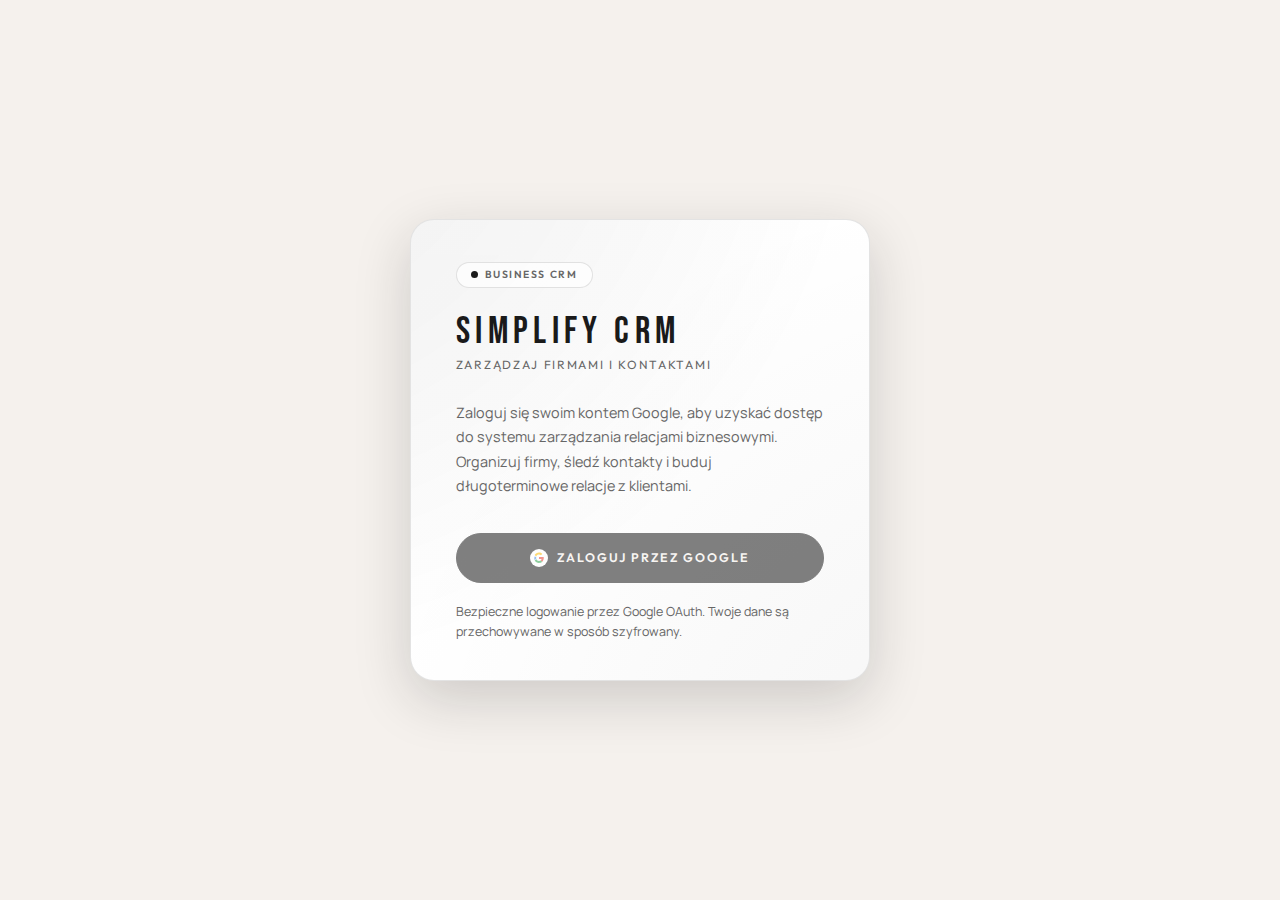
<file: index.html>
<!DOCTYPE html>
<html lang="pl">
<head>
    <meta charset="UTF-8">
    <title>Simplify CRM – Zarządzaj firmami i kontaktami</title>
    <meta name="viewport" content="width=device-width, initial-scale=1.0">
    <meta name="description" content="Prosty, nowoczesny CRM do zarządzania firmami i kontaktami biznesowymi.">

    <style>
        @import url('https://fonts.googleapis.com/css2?family=Manrope:wght@400;500;600;700&family=Bebas+Neue&family=Outfit:wght@400;500;600;700&display=swap');

        :root {
            --bg-primary: #f5f1ed;
            --surface: #ffffff;
            --surface-soft: rgba(255, 255, 255, 0.85);
            --text-primary: #1a1a1a;
            --text-secondary: #666666;
            --border-subtle: rgba(26, 26, 26, 0.12);
            --border-strong: rgba(26, 26, 26, 0.22);
            --shadow-soft: 0 18px 55px rgba(26, 26, 26, 0.18);
            --shadow-card: 0 8px 24px rgba(26, 26, 26, 0.10);
            --radius-card: 18px;
            --radius-chip: 999px;

            --success: #16a34a;
            --error: #dc2626;
            --accent: #3b82f6;
        }

        *, *::before, *::after {
            box-sizing: border-box;
            margin: 0;
            padding: 0;
        }

        body {
            font-family: 'Manrope', sans-serif;
            background: var(--bg-primary);
            color: var(--text-primary);
            min-height: 100vh;
        }

        button {
            font-family: inherit;
        }

        /* ------------ LOGIN ------------ */

        #loginScreen {
            min-height: 100vh;
            display: flex;
            align-items: center;
            justify-content: center;
            padding: 2.5rem 1.75rem;
            background: var(--bg-primary);
        }

        .login-card {
            position: relative;
            width: 100%;
            max-width: 460px;
            background: var(--surface);
            border-radius: 24px;
            border: 1px solid var(--border-subtle);
            padding: 2.6rem 2.8rem 2.4rem;
            box-shadow: var(--shadow-soft);
            overflow: hidden;
        }

        .login-card::before {
            content: '';
            position: absolute;
            inset: -40%;
            background:
                radial-gradient(circle at 0% 0%, rgba(26,26,26,0.09), transparent 55%),
                radial-gradient(circle at 100% 100%, rgba(26,26,26,0.05), transparent 60%);
            opacity: 0.9;
            pointer-events: none;
        }

        .login-inner {
            position: relative;
            z-index: 1;
        }

        .app-pill {
            display: inline-flex;
            align-items: center;
            gap: 0.4rem;
            padding: 0.35rem 0.9rem;
            border-radius: var(--radius-chip);
            border: 1px solid var(--border-subtle);
            background: rgba(255,255,255,0.7);
            font-family: 'Outfit', sans-serif;
            font-size: 0.65rem;
            font-weight: 600;
            letter-spacing: 0.15em;
            text-transform: uppercase;
            color: var(--text-secondary);
            margin-bottom: 1.25rem;
        }

        .app-pill-dot {
            width: 7px;
            height: 7px;
            border-radius: 50%;
            background: var(--text-primary);
        }

        .app-title {
            font-family: 'Bebas Neue', sans-serif;
            font-size: 2.4rem;
            letter-spacing: 0.14em;
            font-weight: 400;
            text-transform: uppercase;
            margin-bottom: 0.15rem;
        }

        .app-subtitle {
            font-family: 'Outfit', sans-serif;
            font-size: 0.75rem;
            text-transform: uppercase;
            letter-spacing: 0.14em;
            color: var(--text-secondary);
            margin-bottom: 1.8rem;
        }

        .app-description {
            font-size: 0.9rem;
            line-height: 1.7;
            color: var(--text-secondary);
            margin-bottom: 2.1rem;
            max-width: 26rem;
        }

        .google-btn {
            width: 100%;
            display: inline-flex;
            align-items: center;
            justify-content: center;
            gap: 0.6rem;
            border-radius: var(--radius-chip);
            border: 1px solid var(--text-primary);
            background: var(--text-primary);
            color: #f5f1ed;
            padding: 0.95rem 1.6rem;
            font-family: 'Outfit', sans-serif;
            font-size: 0.78rem;
            font-weight: 600;
            letter-spacing: 0.16em;
            text-transform: uppercase;
            cursor: pointer;
            transition: transform 0.18s ease, box-shadow 0.18s ease, background 0.18s ease;
        }

        .google-btn span.icon {
            width: 18px;
            height: 18px;
            display: inline-flex;
            align-items: center;
            justify-content: center;
            background: #ffffff;
            border-radius: 50%;
        }

        .google-btn svg {
            width: 12px;
            height: 12px;
            display: block;
        }

        .google-btn:not(:disabled):hover {
            transform: translateY(-1px);
            box-shadow: 0 14px 28px rgba(26,26,26,0.25);
        }

        .google-btn:disabled {
            opacity: 0.55;
            cursor: not-allowed;
            box-shadow: none;
        }

        .login-hint {
            margin-top: 1.2rem;
            font-size: 0.78rem;
            line-height: 1.6;
            color: var(--text-secondary);
        }

        /* ------------ APP WRAPPER ------------ */

        .app-container {
            display: none;
        }

        .app-container.active {
            display: flex;
            min-height: 100vh;
            background: var(--bg-primary);
        }

        .app-inner {
            max-width: 1200px;
            margin: 2.7rem auto 3.2rem;
            padding: 0 2rem;
            width: 100%;
        }

        /* ------------ HEADER ------------ */

        .app-header {
            display: flex;
            align-items: center;
            justify-content: space-between;
            border-bottom: 1px solid var(--border-subtle);
            padding-bottom: 1.4rem;
            margin-bottom: 2.3rem;
        }

        .app-header-left {
            display: flex;
            flex-direction: column;
            gap: 0.25rem;
        }

        .app-logo {
            font-family: 'Bebas Neue', sans-serif;
            font-size: 1.9rem;
            letter-spacing: 0.18em;
            text-transform: uppercase;
        }

        .app-logo-subtitle {
            font-family: 'Outfit', sans-serif;
            font-size: 0.7rem;
            text-transform: uppercase;
            letter-spacing: 0.14em;
            color: var(--text-secondary);
        }

        .app-header-right {
            display: flex;
            align-items: center;
            gap: 0.8rem;
        }

        .user-email {
            font-family: 'Outfit', sans-serif;
            font-size: 0.75rem;
            text-transform: uppercase;
            letter-spacing: 0.12em;
            color: var(--text-secondary);
            max-width: 220px;
            overflow: hidden;
            text-overflow: ellipsis;
            white-space: nowrap;
        }

        .logout-btn {
            display: inline-flex;
            align-items: center;
            justify-content: center;
            border-radius: var(--radius-chip);
            border: 1px solid var(--border-strong);
            background: transparent;
            padding: 0.55rem 0.95rem;
            font-family: 'Outfit', sans-serif;
            font-size: 0.7rem;
            text-transform: uppercase;
            letter-spacing: 0.12em;
            font-weight: 600;
            cursor: pointer;
            transition: background 0.18s ease, box-shadow 0.18s ease, transform 0.18s ease, border-color 0.18s ease;
        }

        .logout-btn:hover {
            background: rgba(26,26,26,0.03);
            border-color: var(--text-primary);
            box-shadow: 0 8px 20px rgba(26,26,26,0.16);
            transform: translateY(-1px);
        }

        /* ------------ TABS ------------ */

        .tabs {
            display: flex;
            gap: 0.5rem;
            margin-bottom: 2rem;
            border-bottom: 1px solid var(--border-subtle);
        }

        .tab-btn {
            position: relative;
            padding: 0.85rem 1.4rem;
            font-family: 'Outfit', sans-serif;
            font-size: 0.75rem;
            font-weight: 600;
            text-transform: uppercase;
            letter-spacing: 0.12em;
            background: transparent;
            border: none;
            color: var(--text-secondary);
            cursor: pointer;
            transition: color 0.2s ease;
        }

        .tab-btn::after {
            content: '';
            position: absolute;
            bottom: -1px;
            left: 0;
            right: 0;
            height: 2px;
            background: var(--text-primary);
            transform: scaleX(0);
            transition: transform 0.2s ease;
        }

        .tab-btn.active {
            color: var(--text-primary);
        }

        .tab-btn.active::after {
            transform: scaleX(1);
        }

        .tab-btn:hover:not(.active) {
            color: var(--text-primary);
            opacity: 0.7;
        }

        .tab-content {
            display: none;
        }

        .tab-content.active {
            display: block;
        }

        /* ------------ SECTION HEADER ------------ */

        .section-header {
            display: flex;
            align-items: center;
            justify-content: space-between;
            margin-bottom: 2.2rem;
            gap: 1.5rem;
        }

        .section-title-block {
            flex: 1;
        }

        .section-title {
            font-family: 'Bebas Neue', sans-serif;
            font-size: 2.1rem;
            letter-spacing: 0.14em;
            text-transform: uppercase;
            margin-bottom: 0.35rem;
        }

        .section-underline {
            width: 72px;
            height: 3px;
            background: linear-gradient(90deg, var(--text-primary), transparent);
            margin-bottom: 0.8rem;
        }

        .section-subtitle {
            font-size: 0.82rem;
            line-height: 1.6;
            color: var(--text-secondary);
            max-width: 44rem;
        }

        .toolbar {
            display: flex;
            align-items: center;
            gap: 0.7rem;
        }

        .add-btn {
            display: inline-flex;
            align-items: center;
            gap: 0.5rem;
            padding: 0.72rem 1.25rem;
            border-radius: var(--radius-chip);
            border: 1px solid var(--text-primary);
            background: var(--text-primary);
            color: #f5f1ed;
            font-family: 'Outfit', sans-serif;
            font-size: 0.72rem;
            font-weight: 600;
            letter-spacing: 0.12em;
            text-transform: uppercase;
            cursor: pointer;
            transition: transform 0.18s ease, box-shadow 0.18s ease;
        }

        .add-btn .plus {
            font-size: 1.2rem;
            font-weight: 400;
        }

        .add-btn:hover {
            transform: translateY(-1px);
            box-shadow: 0 10px 24px rgba(26,26,26,0.24);
        }

        /* ------------ CARDS GRID ------------ */

        .cards-grid {
            display: grid;
            grid-template-columns: repeat(auto-fill, minmax(320px, 1fr));
            gap: 1.3rem;
        }

        .card {
            position: relative;
            background: var(--surface);
            border: 1px solid var(--border-subtle);
            border-radius: var(--radius-card);
            padding: 1.6rem;
            transition: transform 0.2s ease, box-shadow 0.2s ease, border-color 0.2s ease;
        }

        .card:hover {
            transform: translateY(-3px);
            box-shadow: var(--shadow-card);
            border-color: var(--border-strong);
        }

        .card.clickable {
            cursor: pointer;
        }

        .card-header {
            display: flex;
            justify-content: space-between;
            align-items: start;
            margin-bottom: 1rem;
        }

        .card-title {
            font-family: 'Outfit', sans-serif;
            font-size: 1.1rem;
            font-weight: 600;
            letter-spacing: 0.02em;
            color: var(--text-primary);
            margin-bottom: 0.3rem;
        }

        .card-meta {
            font-family: 'Outfit', sans-serif;
            font-size: 0.7rem;
            text-transform: uppercase;
            letter-spacing: 0.1em;
            color: var(--text-secondary);
        }

        .card-actions {
            display: flex;
            gap: 0.4rem;
        }

        .icon-btn {
            width: 32px;
            height: 32px;
            display: inline-flex;
            align-items: center;
            justify-content: center;
            border-radius: 8px;
            border: 1px solid var(--border-subtle);
            background: transparent;
            cursor: pointer;
            font-size: 0.9rem;
            transition: all 0.18s ease;
        }

        .icon-btn:hover {
            background: rgba(26,26,26,0.04);
            border-color: var(--border-strong);
        }

        .icon-btn.delete:hover {
            background: rgba(220, 38, 38, 0.08);
            border-color: var(--error);
            color: var(--error);
        }

        .card-body {
            display: flex;
            flex-direction: column;
            gap: 0.7rem;
        }

        .card-info-row {
            display: flex;
            align-items: center;
            gap: 0.6rem;
            font-size: 0.85rem;
            color: var(--text-secondary);
        }

        .card-info-row .emoji {
            font-size: 1rem;
        }

        .card-badge {
            display: inline-flex;
            align-items: center;
            gap: 0.4rem;
            padding: 0.35rem 0.8rem;
            border-radius: var(--radius-chip);
            background: rgba(26, 26, 26, 0.06);
            font-family: 'Outfit', sans-serif;
            font-size: 0.68rem;
            font-weight: 600;
            text-transform: uppercase;
            letter-spacing: 0.1em;
            color: var(--text-primary);
            margin-top: 0.5rem;
        }

        .card-badge.no-company {
            background: rgba(220, 38, 38, 0.08);
            color: var(--error);
        }

        /* ------------ DETAIL VIEW ------------ */

        .detail-view {
            display: none;
        }

        .detail-view.active {
            display: block;
        }

        .back-btn {
            display: inline-flex;
            align-items: center;
            gap: 0.5rem;
            padding: 0.6rem 1rem;
            margin-bottom: 1.5rem;
            border-radius: var(--radius-chip);
            border: 1px solid var(--border-subtle);
            background: transparent;
            font-family: 'Outfit', sans-serif;
            font-size: 0.7rem;
            font-weight: 600;
            text-transform: uppercase;
            letter-spacing: 0.12em;
            cursor: pointer;
            transition: all 0.18s ease;
        }

        .back-btn:hover {
            background: rgba(26,26,26,0.03);
            border-color: var(--border-strong);
        }

        .detail-card {
            background: var(--surface);
            border: 1px solid var(--border-subtle);
            border-radius: var(--radius-card);
            padding: 2rem;
            margin-bottom: 2rem;
        }

        .detail-title {
            font-family: 'Bebas Neue', sans-serif;
            font-size: 2rem;
            letter-spacing: 0.12em;
            text-transform: uppercase;
            margin-bottom: 0.5rem;
        }

        .detail-meta {
            font-family: 'Outfit', sans-serif;
            font-size: 0.75rem;
            text-transform: uppercase;
            letter-spacing: 0.12em;
            color: var(--text-secondary);
            margin-bottom: 1.5rem;
        }

        .detail-info {
            display: flex;
            flex-direction: column;
            gap: 1rem;
        }

        .detail-info-row {
            display: flex;
            align-items: start;
            gap: 1rem;
        }

        .detail-info-label {
            font-family: 'Outfit', sans-serif;
            font-size: 0.7rem;
            text-transform: uppercase;
            letter-spacing: 0.12em;
            font-weight: 600;
            color: var(--text-secondary);
            min-width: 100px;
        }

        .detail-info-value {
            font-size: 0.9rem;
            color: var(--text-primary);
        }

        /* ------------ MODAL ------------ */

        .modal {
            display: none;
            position: fixed;
            inset: 0;
            background: rgba(26, 26, 26, 0.6);
            backdrop-filter: blur(4px);
            z-index: 1000;
            align-items: center;
            justify-content: center;
            padding: 1.5rem;
        }

        .modal.active {
            display: flex;
        }

        .modal-content {
            position: relative;
            width: 100%;
            max-width: 520px;
            background: var(--surface);
            border-radius: var(--radius-card);
            border: 1px solid var(--border-subtle);
            padding: 2rem;
            box-shadow: var(--shadow-soft);
            max-height: 90vh;
            overflow-y: auto;
        }

        .modal-header {
            display: flex;
            justify-content: space-between;
            align-items: center;
            margin-bottom: 1.8rem;
        }

        .modal-header h2 {
            font-family: 'Bebas Neue', sans-serif;
            font-size: 1.8rem;
            letter-spacing: 0.14em;
            text-transform: uppercase;
        }

        .close-btn {
            width: 32px;
            height: 32px;
            display: inline-flex;
            align-items: center;
            justify-content: center;
            border-radius: 8px;
            border: 1px solid var(--border-subtle);
            background: transparent;
            cursor: pointer;
            font-size: 1.3rem;
            line-height: 1;
            transition: all 0.18s ease;
        }

        .close-btn:hover {
            background: rgba(26,26,26,0.04);
            border-color: var(--border-strong);
        }

        .form-group {
            margin-bottom: 1.4rem;
        }

        .form-group label {
            display: block;
            margin-bottom: 0.5rem;
            font-family: 'Outfit', sans-serif;
            font-size: 0.7rem;
            text-transform: uppercase;
            letter-spacing: 0.12em;
            font-weight: 600;
            color: var(--text-secondary);
        }

        .form-group label .optional {
            font-weight: 400;
            opacity: 0.6;
        }

        .form-group input,
        .form-group textarea,
        .form-group select {
            width: 100%;
            padding: 0.85rem 1.1rem;
            border: 1px solid var(--border-subtle);
            border-radius: 12px;
            background: var(--surface);
            font-family: 'Manrope', sans-serif;
            font-size: 0.9rem;
            color: var(--text-primary);
            transition: border-color 0.18s ease, box-shadow 0.18s ease;
        }

        .form-group textarea {
            min-height: 100px;
            resize: vertical;
        }

        .form-group input:focus,
        .form-group textarea:focus,
        .form-group select:focus {
            outline: none;
            border-color: var(--text-primary);
            box-shadow: 0 0 0 3px rgba(26, 26, 26, 0.08);
        }

        .modal-actions {
            display: flex;
            gap: 0.8rem;
            margin-top: 2rem;
        }

        .btn {
            flex: 1;
            padding: 0.85rem 1.4rem;
            border-radius: var(--radius-chip);
            font-family: 'Outfit', sans-serif;
            font-size: 0.72rem;
            font-weight: 600;
            text-transform: uppercase;
            letter-spacing: 0.12em;
            cursor: pointer;
            transition: all 0.18s ease;
        }

        .btn-primary {
            border: 1px solid var(--text-primary);
            background: var(--text-primary);
            color: #f5f1ed;
        }

        .btn-primary:hover {
            transform: translateY(-1px);
            box-shadow: 0 10px 24px rgba(26,26,26,0.24);
        }

        .btn-secondary {
            border: 1px solid var(--border-strong);
            background: transparent;
            color: var(--text-primary);
        }

        .btn-secondary:hover {
            background: rgba(26,26,26,0.03);
            border-color: var(--text-primary);
        }

        /* ------------ LOADING & EMPTY ------------ */

        .loading {
            text-align: center;
            padding: 4rem 2rem;
        }

        .spinner {
            width: 48px;
            height: 48px;
            border: 3px solid var(--border-subtle);
            border-top-color: var(--text-primary);
            border-radius: 50%;
            animation: spin 0.9s linear infinite;
            margin: 0 auto 1.2rem;
        }

        @keyframes spin {
            to { transform: rotate(360deg); }
        }

        .loading p {
            font-family: 'Outfit', sans-serif;
            font-size: 0.75rem;
            text-transform: uppercase;
            letter-spacing: 0.12em;
            color: var(--text-secondary);
        }

        .empty-state {
            text-align: center;
            padding: 5rem 2rem;
            color: var(--text-secondary);
        }

        .empty-state svg {
            width: 80px;
            height: 80px;
            margin-bottom: 1.5rem;
            opacity: 0.3;
        }

        .empty-state h3 {
            font-family: 'Outfit', sans-serif;
            font-size: 1.1rem;
            text-transform: uppercase;
            letter-spacing: 0.12em;
            margin-bottom: 0.6rem;
        }

        .empty-state p {
            font-size: 0.85rem;
            line-height: 1.6;
        }

        /* ------------ STATUS MESSAGES ------------ */

        .status-message {
            position: fixed;
            top: 1.4rem;
            right: 1.4rem;
            padding: 0.85rem 1.1rem;
            border-radius: 12px;
            background: #ffffff;
            border: 1px solid rgba(26,26,26,0.16);
            box-shadow: 0 18px 40px rgba(26,26,26,0.22);
            font-family: 'Outfit', sans-serif;
            font-size: 0.72rem;
            text-transform: uppercase;
            letter-spacing: 0.12em;
            color: var(--text-primary);
            display: inline-flex;
            align-items: center;
            gap: 0.55rem;
            z-index: 2000;
            animation: slideInRight 0.3s ease-out;
        }

        .status-message::before {
            content: '';
            width: 8px;
            height: 8px;
            border-radius: 999px;
            background: var(--text-primary);
        }

        .status-message.success::before {
            background: var(--success);
        }

        .status-message.error::before {
            background: var(--error);
        }

        @keyframes slideInRight {
            from {
                opacity: 0;
                transform: translateX(16px);
            }
            to {
                opacity: 1;
                transform: translateX(0);
            }
        }

        /* ------------ RESPONSIVE ------------ */

        @media (max-width: 768px) {
            .app-inner {
                margin: 2.2rem auto 2.6rem;
                padding: 0 1.4rem;
            }

            .app-header {
                flex-direction: column;
                align-items: flex-start;
                gap: 0.9rem;
            }

            .app-header-right {
                width: 100%;
                justify-content: space-between;
            }

            .section-header {
                flex-direction: column;
                align-items: flex-start;
            }

            .toolbar {
                width: 100%;
            }

            .cards-grid {
                grid-template-columns: 1fr;
            }

            .login-card {
                padding: 2.2rem 2.0rem 2.1rem;
                border-radius: 20px;
            }

            .modal-content {
                padding: 1.7rem 1.4rem 1.5rem;
                border-radius: 18px;
            }

            .tab-btn {
                padding: 0.7rem 1rem;
                font-size: 0.7rem;
            }
        }

        @media (max-width: 480px) {
            .login-card {
                padding: 2rem 1.6rem 1.9rem;
            }

            .app-inner {
                padding: 0 1.1rem;
            }
        }
    </style>
</head>
<body>
    <!-- LOGIN -->
    <div id="loginScreen">
        <div class="login-card">
            <div class="login-inner">
                <div class="app-pill">
                    <span class="app-pill-dot"></span>
                    Business CRM
                </div>
                <h1 class="app-title">Simplify CRM</h1>
                <p class="app-subtitle">Zarządzaj firmami i kontaktami</p>

                <p class="app-description">
                    Zaloguj się swoim kontem Google, aby uzyskać dostęp do systemu zarządzania relacjami biznesowymi. 
                    Organizuj firmy, śledź kontakty i buduj długoterminowe relacje z klientami.
                </p>

                <button id="loginBtn" class="google-btn" disabled>
                    <span class="icon">
                        <svg viewBox="0 0 24 24">
                            <path fill="#EA4335" d="M12 10.2v3.7h5.2c-.2 1.2-.9 2.3-2 3.1l3.3 2.6c1.9-1.8 3-4.4 3-7.4 0-.7-.1-1.3-.2-2H12z"/>
                            <path fill="#34A853" d="M6.6 14.3 5.9 14.8l-2.6 2C5.1 19.9 8.3 21.8 12 21.8c2.7 0 5-.9 6.6-2.4l-3.3-2.6c-.9.6-2 1-3.3 1-2.5 0-4.6-1.7-5.4-4z"/>
                            <path fill="#4A90E2" d="M3.3 8.8C2.8 10 2.5 11.2 2.5 12.5s.3 2.5.8 3.7l3.3-2.6c-.2-.6-.3-1.2-.3-1.9 0-.6.1-1.3.3-1.9L3.3 8.8z"/>
                            <path fill="#FBBC05" d="M12 5.2c1.5 0 2.8.5 3.8 1.4l2.8-2.8C16.9 2.2 14.7 1.2 12 1.2 8.3 1.2 5.1 3.1 3.3 6.2l3.3 2.6c.8-2.3 2.9-3.6 5.4-3.6z"/>
                        </svg>
                    </span>
                    <span>Zaloguj przez Google</span>
                </button>

                <p class="login-hint">
                    Bezpieczne logowanie przez Google OAuth. Twoje dane są przechowywane w sposób szyfrowany.
                </p>
            </div>
        </div>
    </div>

    <!-- APP -->
    <div id="appScreen" class="app-container">
        <div class="app-inner">
            <header class="app-header">
                <div class="app-header-left">
                    <div class="app-logo">Simplify CRM</div>
                    <div class="app-logo-subtitle">Zarządzanie relacjami biznesowymi</div>
                </div>
                <div class="app-header-right">
                    <span class="user-email" id="userEmail"></span>
                    <button id="logoutBtn" class="logout-btn">Wyloguj</button>
                </div>
            </header>

            <!-- TABS -->
            <div class="tabs">
                <button class="tab-btn active" data-tab="contacts">Kontakty</button>
                <button class="tab-btn" data-tab="companies">Firmy</button>
            </div>

            <!-- TAB: CONTACTS -->
            <div id="contactsTab" class="tab-content active">
                <div class="section-header">
                    <div class="section-title-block">
                        <h1 class="section-title">Kontakty</h1>
                        <div class="section-underline"></div>
                        <p class="section-subtitle">
                            Zarządzaj wszystkimi osobami kontaktowymi. Kontakty mogą być przypisane do firm lub istnieć niezależnie.
                        </p>
                    </div>
                    <div class="toolbar">
                        <button id="addContactBtn" class="add-btn">
                            <span class="plus">+</span>
                            <span>Dodaj kontakt</span>
                        </button>
                    </div>
                </div>

                <div id="contactsLoading" class="loading" style="display: none;">
                    <div class="spinner"></div>
                    <p>Ładowanie kontaktów...</p>
                </div>

                <div id="contactsEmpty" class="empty-state" style="display: none;">
                    <svg viewBox="0 0 24 24" fill="none" stroke="currentColor">
                        <path stroke-linecap="round" stroke-linejoin="round" stroke-width="2" d="M17 20h5v-2a3 3 0 00-5.356-1.857M17 20H7m10 0v-2c0-.656-.126-1.283-.356-1.857M7 20H2v-2a3 3 0 015.356-1.857M7 20v-2c0-.656.126-1.283.356-1.857m0 0a5.002 5.002 0 019.288 0M15 7a3 3 0 11-6 0 3 3 0 016 0zm6 3a2 2 0 11-4 0 2 2 0 014 0zM7 10a2 2 0 11-4 0 2 2 0 014 0z"/>
                    </svg>
                    <h3>Brak kontaktów</h3>
                    <p>Dodaj pierwszy kontakt, aby rozpocząć pracę w CRM.</p>
                </div>

                <div id="contactsGrid" class="cards-grid"></div>
            </div>

            <!-- TAB: COMPANIES -->
            <div id="companiesTab" class="tab-content">
                <div id="companiesListView">
                    <div class="section-header">
                        <div class="section-title-block">
                            <h1 class="section-title">Firmy</h1>
                            <div class="section-underline"></div>
                            <p class="section-subtitle">
                                Zarządzaj listą firm, z którymi współpracujesz. Każda firma może mieć przypisanych wielu kontaktów.
                            </p>
                        </div>
                        <div class="toolbar">
                            <button id="addCompanyBtn" class="add-btn">
                                <span class="plus">+</span>
                                <span>Dodaj firmę</span>
                            </button>
                        </div>
                    </div>

                    <div id="companiesLoading" class="loading" style="display: none;">
                        <div class="spinner"></div>
                        <p>Ładowanie firm...</p>
                    </div>

                    <div id="companiesEmpty" class="empty-state" style="display: none;">
                        <svg viewBox="0 0 24 24" fill="none" stroke="currentColor">
                            <path stroke-linecap="round" stroke-linejoin="round" stroke-width="2" d="M19 21V5a2 2 0 00-2-2H7a2 2 0 00-2 2v16m14 0h2m-2 0h-5m-9 0H3m2 0h5M9 7h1m-1 4h1m4-4h1m-1 4h1m-5 10v-5a1 1 0 011-1h2a1 1 0 011 1v5m-4 0h4"/>
                        </svg>
                        <h3>Brak firm</h3>
                        <p>Dodaj pierwszą firmę, aby rozpocząć pracę w CRM.</p>
                    </div>

                    <div id="companiesGrid" class="cards-grid"></div>
                </div>

                <!-- COMPANY DETAIL VIEW -->
                <div id="companyDetailView" class="detail-view">
                    <button id="backToCompaniesBtn" class="back-btn">
                        <span>←</span>
                        <span>Powrót do listy firm</span>
                    </button>

                    <div class="detail-card">
                        <div id="companyDetailContent"></div>
                    </div>

                    <div class="section-header">
                        <div class="section-title-block">
                            <h1 class="section-title">Kontakty w firmie</h1>
                            <div class="section-underline"></div>
                        </div>
                        <div class="toolbar">
                            <button id="addCompanyContactBtn" class="add-btn">
                                <span class="plus">+</span>
                                <span>Dodaj kontakt</span>
                            </button>
                        </div>
                    </div>

                    <div id="companyContactsEmpty" class="empty-state" style="display: none;">
                        <svg viewBox="0 0 24 24" fill="none" stroke="currentColor">
                            <path stroke-linecap="round" stroke-linejoin="round" stroke-width="2" d="M17 20h5v-2a3 3 0 00-5.356-1.857M17 20H7m10 0v-2c0-.656-.126-1.283-.356-1.857M7 20H2v-2a3 3 0 015.356-1.857M7 20v-2c0-.656.126-1.283.356-1.857m0 0a5.002 5.002 0 019.288 0M15 7a3 3 0 11-6 0 3 3 0 016 0zm6 3a2 2 0 11-4 0 2 2 0 014 0zM7 10a2 2 0 11-4 0 2 2 0 014 0z"/>
                        </svg>
                        <h3>Brak kontaktów</h3>
                        <p>Dodaj pierwszy kontakt dla tej firmy.</p>
                    </div>

                    <div id="companyContactsGrid" class="cards-grid"></div>
                </div>
            </div>
        </div>
    </div>

    <!-- MODAL: ADD/EDIT COMPANY -->
    <div id="companyModal" class="modal">
        <div class="modal-content">
            <div class="modal-header">
                <h2 id="companyModalTitle">Dodaj firmę</h2>
                <button class="close-btn" id="closeCompanyModalBtn">&times;</button>
            </div>
            <form id="companyForm">
                <div class="form-group">
                    <label for="companyName">Nazwa firmy *</label>
                    <input type="text" id="companyName" required>
                </div>
                <div class="form-group">
                    <label for="companyIndustry">Branża <span class="optional">(opcjonalnie)</span></label>
                    <input type="text" id="companyIndustry" placeholder="np. IT, Marketing, Finanse">
                </div>
                <div class="form-group">
                    <label for="companyNotes">Notatki <span class="optional">(opcjonalnie)</span></label>
                    <textarea id="companyNotes" placeholder="Dodatkowe informacje o firmie"></textarea>
                </div>
                <div class="modal-actions">
                    <button type="button" class="btn btn-secondary" id="cancelCompanyBtn">Anuluj</button>
                    <button type="submit" class="btn btn-primary">Zapisz</button>
                </div>
            </form>
        </div>
    </div>

    <!-- MODAL: ADD/EDIT CONTACT -->
    <div id="contactModal" class="modal">
        <div class="modal-content">
            <div class="modal-header">
                <h2 id="contactModalTitle">Dodaj kontakt</h2>
                <button class="close-btn" id="closeContactModalBtn">&times;</button>
            </div>
            <form id="contactForm">
                <div class="form-group">
                    <label for="contactName">Imię i nazwisko *</label>
                    <input type="text" id="contactName" required>
                </div>
                <div class="form-group">
                    <label for="contactCompany">Firma <span class="optional">(opcjonalnie)</span></label>
                    <select id="contactCompany">
                        <option value="">Brak firmy</option>
                    </select>
                </div>
                <div class="form-group">
                    <label for="contactPosition">Stanowisko <span class="optional">(opcjonalnie)</span></label>
                    <input type="text" id="contactPosition" placeholder="np. CEO, Marketing Manager">
                </div>
                <div class="form-group">
                    <label for="contactEmail">Email <span class="optional">(opcjonalnie)</span></label>
                    <input type="email" id="contactEmail">
                </div>
                <div class="form-group">
                    <label for="contactPhone">Telefon <span class="optional">(opcjonalnie)</span></label>
                    <input type="tel" id="contactPhone">
                </div>
                <div class="modal-actions">
                    <button type="button" class="btn btn-secondary" id="cancelContactBtn">Anuluj</button>
                    <button type="submit" class="btn btn-primary">Zapisz</button>
                </div>
            </form>
        </div>
    </div>

    <!-- GOOGLE API INIT -->
    <script>
        const CONFIG = {
            CLIENT_ID: '567555578754-nsqdiab9suu01a9i1mdgc30vf5g9rq2k.apps.googleusercontent.com',
            SHEET_ID: '1A4vT2_sQnM48Q74jLPqGIT27P8NRdzKwiOsiDdMByJ0',
            COMPANIES_SHEET: 'Firmy',
            CONTACTS_SHEET: 'Kontakty',
            SCOPES: 'https://www.googleapis.com/auth/spreadsheets'
        };

        let gapiInited = false;
        let gisInited = false;
        let tokenClient;

        function gapiLoaded() {
            console.log('✓ Google API (gapi) loaded');
            gapi.load('client', initializeGapiClient);
        }

        async function initializeGapiClient() {
            try {
                await gapi.client.init({
                    apiKey: '',
                    discoveryDocs: ['https://sheets.googleapis.com/$discovery/rest?version=v4'],
                });
                gapiInited = true;
                console.log('✓ GAPI client initialized');
                maybeEnableButtons();
            } catch (err) {
                console.error('✗ Błąd inicjalizacji GAPI client:', err);
                showStatus('Błąd inicjalizacji', 'error');
            }
        }

        function gisLoaded() {
            console.log('✓ Google Identity Services (GIS) loaded');
            try {
                tokenClient = google.accounts.oauth2.initTokenClient({
                    client_id: CONFIG.CLIENT_ID,
                    scope: CONFIG.SCOPES,
                    callback: '',
                });
                gisInited = true;
                console.log('✓ GIS token client initialized');
                maybeEnableButtons();
            } catch (err) {
                console.error('✗ Błąd inicjalizacji GIS:', err);
                showStatus('Błąd konfiguracji', 'error');
            }
        }

        function maybeEnableButtons() {
            if (gapiInited && gisInited) {
                const loginBtn = document.getElementById('loginBtn');
                if (loginBtn) {
                    loginBtn.disabled = false;
                    console.log('✓ Wszystko załadowane');
                }
            }
        }

        function showStatus(message, type) {
            const msg = document.createElement('div');
            msg.className = 'status-message' + (type ? ' ' + type : '');
            msg.textContent = message;
            document.body.appendChild(msg);
            setTimeout(() => msg.remove(), 3200);
        }

        setTimeout(() => {
            if (!gapiInited || !gisInited) {
                console.error('✗ Timeout: Google APIs nie załadowały się');
                const loginBtn = document.getElementById('loginBtn');
                if (loginBtn) {
                    loginBtn.disabled = true;
                    loginBtn.textContent = '⚠️ Błąd ładowania';
                }
                showStatus('Nie udało się załadować logowania. Sprawdź połączenie.', 'error');
            }
        }, 10000);
    </script>

    <script src="https://apis.google.com/js/api.js" async defer onload="gapiLoaded()"></script>
    <script src="https://accounts.google.com/gsi/client" async defer onload="gisLoaded()"></script>

    <!-- CRM LOGIC -->
    <script>
        let accessToken = null;
        let companies = [];
        let contacts = [];
        let editingCompanyIndex = null;
        let editingContactIndex = null;
        let currentCompanyId = null;

        // AUTH
        function handleAuthClick() {
            if (!tokenClient) {
                showStatus('Błąd: Google nie załadowane', 'error');
                return;
            }

            tokenClient.callback = async (resp) => {
                if (resp.error !== undefined) {
                    console.error('Błąd autoryzacji:', resp);
                    showStatus('Błąd logowania: ' + resp.error, 'error');
                    return;
                }

                try {
                    accessToken = gapi.client.getToken().access_token;
                    const userInfo = await fetch('https://www.googleapis.com/oauth2/v2/userinfo', {
                        headers: { Authorization: `Bearer ${accessToken}` }
                    }).then(r => r.json());

                    showApp(userInfo.email || '');
                    await loadData();
                } catch (err) {
                    console.error('Błąd pobierania danych:', err);
                    showStatus('Błąd pobierania danych użytkownika', 'error');
                }
            };

            try {
                if (gapi.client.getToken() === null) {
                    tokenClient.requestAccessToken({ prompt: 'consent' });
                } else {
                    tokenClient.requestAccessToken({ prompt: '' });
                }
            } catch (err) {
                console.error('Błąd requestAccessToken:', err);
                showStatus('Błąd autoryzacji', 'error');
            }
        }

        function handleSignoutClick() {
            const token = gapi.client.getToken();
            if (token !== null) {
                google.accounts.oauth2.revoke(token.access_token);
                gapi.client.setToken('');
                accessToken = null;
                showLogin();
            }
        }

        function showApp(email) {
            document.getElementById('loginScreen').style.display = 'none';
            document.getElementById('appScreen').classList.add('active');
            document.getElementById('userEmail').textContent = email;
        }

        function showLogin() {
            document.getElementById('loginScreen').style.display = 'flex';
            document.getElementById('appScreen').classList.remove('active');
            companies = [];
            contacts = [];
        }

        // DATA LOADING
        async function loadData() {
            if (!CONFIG.SHEET_ID || CONFIG.SHEET_ID === 'YOUR_SHEET_ID') {
                showStatus('Błąd: Brak SHEET_ID w konfiguracji', 'error');
                return;
            }

            await Promise.all([loadCompanies(), loadContacts()]);
        }

        async function loadCompanies() {
            document.getElementById('companiesLoading').style.display = 'block';
            document.getElementById('companiesGrid').innerHTML = '';
            document.getElementById('companiesEmpty').style.display = 'none';

            try {
                const response = await gapi.client.sheets.spreadsheets.values.get({
                    spreadsheetId: CONFIG.SHEET_ID,
                    range: `${CONFIG.COMPANIES_SHEET}!A2:D`,
                });

                const rows = response.result.values || [];
                companies = rows.map(row => ({
                    id: row[0] || generateId(),
                    name: row[1] || '',
                    industry: row[2] || '',
                    notes: row[3] || ''
                })).filter(c => c.name); // Only companies with names

                renderCompanies();
                showStatus('Firmy załadowane', 'success');
            } catch (err) {
                console.error('Błąd ładowania firm:', err);
                showStatus('Błąd ładowania firm: ' + (err.result?.error?.message || 'Sprawdź czy arkusz "Firmy" istnieje'), 'error');
                document.getElementById('companiesEmpty').style.display = 'block';
            } finally {
                document.getElementById('companiesLoading').style.display = 'none';
            }
        }

        async function loadContacts() {
            document.getElementById('contactsLoading').style.display = 'block';
            document.getElementById('contactsGrid').innerHTML = '';
            document.getElementById('contactsEmpty').style.display = 'none';

            try {
                const response = await gapi.client.sheets.spreadsheets.values.get({
                    spreadsheetId: CONFIG.SHEET_ID,
                    range: `${CONFIG.CONTACTS_SHEET}!A2:F`,
                });

                const rows = response.result.values || [];
                contacts = rows.map(row => ({
                    id: row[0] || generateId(),
                    companyId: row[1] || '', // Empty string = no company
                    name: row[2] || '',
                    position: row[3] || '',
                    email: row[4] || '',
                    phone: row[5] || ''
                })).filter(c => c.name); // Only contacts with names

                renderAllContacts();
                showStatus('Kontakty załadowane', 'success');
            } catch (err) {
                console.error('Błąd ładowania kontaktów:', err);
                showStatus('Błąd ładowania kontaktów: ' + (err.result?.error?.message || 'Sprawdź czy arkusz "Kontakty" istnieje'), 'error');
                document.getElementById('contactsEmpty').style.display = 'block';
            } finally {
                document.getElementById('contactsLoading').style.display = 'none';
            }
        }

        // RENDER COMPANIES
        function renderCompanies() {
            const grid = document.getElementById('companiesGrid');
            const empty = document.getElementById('companiesEmpty');

            if (companies.length === 0) {
                grid.innerHTML = '';
                empty.style.display = 'block';
                return;
            }

            empty.style.display = 'none';
            grid.innerHTML = companies.map((company, index) => {
                const companyContacts = contacts.filter(c => c.companyId === company.id);
                return `
                    <div class="card clickable" onclick="viewCompanyDetail('${company.id}')">
                        <div class="card-header">
                            <div>
                                <div class="card-title">${escapeHtml(company.name)}</div>
                                ${company.industry ? `<div class="card-meta">${escapeHtml(company.industry)}</div>` : ''}
                            </div>
                            <div class="card-actions" onclick="event.stopPropagation()">
                                <button class="icon-btn" onclick="editCompany(${index})" title="Edytuj">✏️</button>
                                <button class="icon-btn delete" onclick="deleteCompany(${index})" title="Usuń">🗑️</button>
                            </div>
                        </div>
                        ${company.notes ? `
                            <div class="card-body">
                                <div class="card-info-row">
                                    <span class="emoji">📝</span>
                                    <span>${escapeHtml(company.notes.substring(0, 100))}${company.notes.length > 100 ? '...' : ''}</span>
                                </div>
                            </div>
                        ` : ''}
                        <div class="card-badge">
                            <span>👥</span>
                            <span>${companyContacts.length} ${companyContacts.length === 1 ? 'kontakt' : companyContacts.length < 5 ? 'kontakty' : 'kontaktów'}</span>
                        </div>
                    </div>
                `;
            }).join('');
        }

        // RENDER CONTACTS
        function renderAllContacts() {
            const grid = document.getElementById('contactsGrid');
            const empty = document.getElementById('contactsEmpty');

            if (contacts.length === 0) {
                grid.innerHTML = '';
                empty.style.display = 'block';
                return;
            }

            empty.style.display = 'none';
            grid.innerHTML = contacts.map((contact, index) => {
                const company = companies.find(c => c.id === contact.companyId);
                return `
                    <div class="card">
                        <div class="card-header">
                            <div>
                                <div class="card-title">${escapeHtml(contact.name)}</div>
                                ${contact.position ? `<div class="card-meta">${escapeHtml(contact.position)}</div>` : ''}
                            </div>
                            <div class="card-actions">
                                <button class="icon-btn" onclick="editContact(${index})" title="Edytuj">✏️</button>
                                <button class="icon-btn delete" onclick="deleteContact(${index})" title="Usuń">🗑️</button>
                            </div>
                        </div>
                        <div class="card-body">
                            ${company ? `
                                <div class="card-info-row">
                                    <span class="emoji">🏢</span>
                                    <span onclick="viewCompanyDetail('${company.id}')" style="cursor: pointer; text-decoration: underline;">${escapeHtml(company.name)}</span>
                                </div>
                            ` : '<div class="card-badge no-company"><span>⚠️</span><span>Brak firmy</span></div>'}
                            ${contact.email ? `
                                <div class="card-info-row">
                                    <span class="emoji">📧</span>
                                    <span>${escapeHtml(contact.email)}</span>
                                </div>
                            ` : ''}
                            ${contact.phone ? `
                                <div class="card-info-row">
                                    <span class="emoji">📱</span>
                                    <span>${escapeHtml(contact.phone)}</span>
                                </div>
                            ` : ''}
                        </div>
                    </div>
                `;
            }).join('');
        }

        // COMPANY DETAIL VIEW
        function viewCompanyDetail(companyId) {
            // Switch to companies tab if not already there
            document.querySelectorAll('.tab-btn').forEach(btn => btn.classList.remove('active'));
            document.querySelectorAll('.tab-content').forEach(t => t.classList.remove('active'));
            document.querySelector('[data-tab="companies"]').classList.add('active');
            document.getElementById('companiesTab').classList.add('active');

            currentCompanyId = companyId;
            const company = companies.find(c => c.id === companyId);
            if (!company) return;

            document.getElementById('companiesListView').style.display = 'none';
            document.getElementById('companyDetailView').classList.add('active');

            document.getElementById('companyDetailContent').innerHTML = `
                <div class="detail-title">${escapeHtml(company.name)}</div>
                ${company.industry ? `<div class="detail-meta">${escapeHtml(company.industry)}</div>` : ''}
                <div class="detail-info">
                    ${company.notes ? `
                        <div class="detail-info-row">
                            <div class="detail-info-label">Notatki</div>
                            <div class="detail-info-value">${escapeHtml(company.notes)}</div>
                        </div>
                    ` : ''}
                </div>
            `;

            renderCompanyContacts(companyId);
        }

        function renderCompanyContacts(companyId) {
            const companyContacts = contacts.filter(c => c.companyId === companyId);
            const grid = document.getElementById('companyContactsGrid');
            const empty = document.getElementById('companyContactsEmpty');

            if (companyContacts.length === 0) {
                grid.innerHTML = '';
                empty.style.display = 'block';
                return;
            }

            empty.style.display = 'none';
            grid.innerHTML = companyContacts.map((contact) => {
                const globalIndex = contacts.findIndex(c => c.id === contact.id);
                return `
                    <div class="card">
                        <div class="card-header">
                            <div>
                                <div class="card-title">${escapeHtml(contact.name)}</div>
                                ${contact.position ? `<div class="card-meta">${escapeHtml(contact.position)}</div>` : ''}
                            </div>
                            <div class="card-actions">
                                <button class="icon-btn" onclick="editContact(${globalIndex})" title="Edytuj">✏️</button>
                                <button class="icon-btn delete" onclick="deleteContact(${globalIndex})" title="Usuń">🗑️</button>
                            </div>
                        </div>
                        <div class="card-body">
                            ${contact.email ? `
                                <div class="card-info-row">
                                    <span class="emoji">📧</span>
                                    <span>${escapeHtml(contact.email)}</span>
                                </div>
                            ` : ''}
                            ${contact.phone ? `
                                <div class="card-info-row">
                                    <span class="emoji">📱</span>
                                    <span>${escapeHtml(contact.phone)}</span>
                                </div>
                            ` : ''}
                        </div>
                    </div>
                `;
            }).join('');
        }

        function backToCompaniesList() {
            document.getElementById('companyDetailView').classList.remove('active');
            document.getElementById('companiesListView').style.display = 'block';
            currentCompanyId = null;
        }

        // COMPANY CRUD
        function openCompanyModal() {
            editingCompanyIndex = null;
            document.getElementById('companyModalTitle').textContent = 'Dodaj firmę';
            document.getElementById('companyForm').reset();
            document.getElementById('companyModal').classList.add('active');
        }

        function editCompany(index) {
            editingCompanyIndex = index;
            const company = companies[index];
            document.getElementById('companyModalTitle').textContent = 'Edytuj firmę';
            document.getElementById('companyName').value = company.name;
            document.getElementById('companyIndustry').value = company.industry;
            document.getElementById('companyNotes').value = company.notes;
            document.getElementById('companyModal').classList.add('active');
        }

        async function saveCompany(e) {
            e.preventDefault();
            
            const company = {
                id: editingCompanyIndex !== null ? companies[editingCompanyIndex].id : generateId(),
                name: document.getElementById('companyName').value,
                industry: document.getElementById('companyIndustry').value,
                notes: document.getElementById('companyNotes').value
            };

            try {
                const values = [[company.id, company.name, company.industry, company.notes]];

                if (editingCompanyIndex !== null) {
                    // Find row number in sheet (need to recalculate because of filters)
                    const rowNumber = editingCompanyIndex + 2;
                    const range = `${CONFIG.COMPANIES_SHEET}!A${rowNumber}:D${rowNumber}`;
                    await gapi.client.sheets.spreadsheets.values.update({
                        spreadsheetId: CONFIG.SHEET_ID,
                        range: range,
                        valueInputOption: 'USER_ENTERED',
                        resource: { values }
                    });
                    companies[editingCompanyIndex] = company;
                    showStatus('Firma zaktualizowana', 'success');
                } else {
                    await gapi.client.sheets.spreadsheets.values.append({
                        spreadsheetId: CONFIG.SHEET_ID,
                        range: `${CONFIG.COMPANIES_SHEET}!A:D`,
                        valueInputOption: 'USER_ENTERED',
                        resource: { values }
                    });
                    companies.push(company);
                    showStatus('Firma dodana', 'success');
                }

                renderCompanies();
                updateCompanySelects();
                closeCompanyModal();
            } catch (err) {
                console.error('Błąd zapisu firmy:', err);
                showStatus('Błąd zapisu firmy: ' + (err.result?.error?.message || ''), 'error');
            }
        }

        async function deleteCompany(index) {
            if (!confirm('Czy na pewno chcesz usunąć tę firmę?\n\nKontakty przypisane do tej firmy pozostaną, ale stracą powiązanie z firmą.')) return;

            try {
                const companyId = companies[index].id;
                const rowNumber = index + 2;
                const range = `${CONFIG.COMPANIES_SHEET}!A${rowNumber}:D${rowNumber}`;
                
                await gapi.client.sheets.spreadsheets.values.clear({
                    spreadsheetId: CONFIG.SHEET_ID,
                    range: range
                });

                companies.splice(index, 1);
                
                // Update contacts that had this company
                contacts.forEach(contact => {
                    if (contact.companyId === companyId) {
                        contact.companyId = '';
                    }
                });

                renderCompanies();
                renderAllContacts();
                updateCompanySelects();
                showStatus('Firma usunięta', 'success');
                
                // Reload to clean up empty rows
                await loadCompanies();
            } catch (err) {
                console.error('Błąd usuwania firmy:', err);
                showStatus('Błąd usuwania firmy', 'error');
            }
        }

        function closeCompanyModal() {
            document.getElementById('companyModal').classList.remove('active');
            document.getElementById('companyForm').reset();
            editingCompanyIndex = null;
        }

        // CONTACT CRUD
        function openContactModal(preselectedCompanyId = null) {
            editingContactIndex = null;
            document.getElementById('contactModalTitle').textContent = 'Dodaj kontakt';
            document.getElementById('contactForm').reset();
            updateCompanySelects();
            
            if (preselectedCompanyId) {
                document.getElementById('contactCompany').value = preselectedCompanyId;
            }
            
            document.getElementById('contactModal').classList.add('active');
        }

        function editContact(index) {
            editingContactIndex = index;
            const contact = contacts[index];
            document.getElementById('contactModalTitle').textContent = 'Edytuj kontakt';
            updateCompanySelects();
            document.getElementById('contactCompany').value = contact.companyId || '';
            document.getElementById('contactName').value = contact.name;
            document.getElementById('contactPosition').value = contact.position;
            document.getElementById('contactEmail').value = contact.email;
            document.getElementById('contactPhone').value = contact.phone;
            document.getElementById('contactModal').classList.add('active');
        }

        async function saveContact(e) {
            e.preventDefault();
            
            const contact = {
                id: editingContactIndex !== null ? contacts[editingContactIndex].id : generateId(),
                companyId: document.getElementById('contactCompany').value || '', // Empty string if no company
                name: document.getElementById('contactName').value,
                position: document.getElementById('contactPosition').value,
                email: document.getElementById('contactEmail').value,
                phone: document.getElementById('contactPhone').value
            };

            try {
                const values = [[contact.id, contact.companyId, contact.name, contact.position, contact.email, contact.phone]];

                if (editingContactIndex !== null) {
                    const rowNumber = editingContactIndex + 2;
                    const range = `${CONFIG.CONTACTS_SHEET}!A${rowNumber}:F${rowNumber}`;
                    await gapi.client.sheets.spreadsheets.values.update({
                        spreadsheetId: CONFIG.SHEET_ID,
                        range: range,
                        valueInputOption: 'USER_ENTERED',
                        resource: { values }
                    });
                    contacts[editingContactIndex] = contact;
                    showStatus('Kontakt zaktualizowany', 'success');
                } else {
                    await gapi.client.sheets.spreadsheets.values.append({
                        spreadsheetId: CONFIG.SHEET_ID,
                        range: `${CONFIG.CONTACTS_SHEET}!A:F`,
                        valueInputOption: 'USER_ENTERED',
                        resource: { values }
                    });
                    contacts.push(contact);
                    showStatus('Kontakt dodany', 'success');
                }

                renderAllContacts();
                renderCompanies();
                if (currentCompanyId) {
                    renderCompanyContacts(currentCompanyId);
                }
                closeContactModal();
            } catch (err) {
                console.error('Błąd zapisu kontaktu:', err);
                showStatus('Błąd zapisu kontaktu: ' + (err.result?.error?.message || ''), 'error');
            }
        }

        async function deleteContact(index) {
            if (!confirm('Czy na pewno chcesz usunąć ten kontakt?')) return;

            try {
                const rowNumber = index + 2;
                const range = `${CONFIG.CONTACTS_SHEET}!A${rowNumber}:F${rowNumber}`;
                
                await gapi.client.sheets.spreadsheets.values.clear({
                    spreadsheetId: CONFIG.SHEET_ID,
                    range: range
                });

                contacts.splice(index, 1);
                renderAllContacts();
                renderCompanies();
                if (currentCompanyId) {
                    renderCompanyContacts(currentCompanyId);
                }
                showStatus('Kontakt usunięty', 'success');
                
                // Reload to clean up empty rows
                await loadContacts();
            } catch (err) {
                console.error('Błąd usuwania kontaktu:', err);
                showStatus('Błąd usuwania kontaktu', 'error');
            }
        }

        function closeContactModal() {
            document.getElementById('contactModal').classList.remove('active');
            document.getElementById('contactForm').reset();
            editingContactIndex = null;
        }

        function updateCompanySelects() {
            const select = document.getElementById('contactCompany');
            select.innerHTML = '<option value="">Brak firmy</option>' +
                companies.map(c => `<option value="${c.id}">${escapeHtml(c.name)}</option>`).join('');
        }

        // HELPERS
        function generateId() {
            return 'id_' + Date.now() + '_' + Math.random().toString(36).substr(2, 9);
        }

        function escapeHtml(text) {
            const div = document.createElement('div');
            div.textContent = text;
            return div.innerHTML;
        }

        // EVENT LISTENERS
        document.addEventListener('DOMContentLoaded', () => {
            // Auth
            document.getElementById('loginBtn').addEventListener('click', handleAuthClick);
            document.getElementById('logoutBtn').addEventListener('click', handleSignoutClick);

            // Tabs
            document.querySelectorAll('.tab-btn').forEach(btn => {
                btn.addEventListener('click', () => {
                    document.querySelectorAll('.tab-btn').forEach(b => b.classList.remove('active'));
                    document.querySelectorAll('.tab-content').forEach(t => t.classList.remove('active'));
                    btn.classList.add('active');
                    document.getElementById(btn.dataset.tab + 'Tab').classList.add('active');
                });
            });

            // Companies
            document.getElementById('addCompanyBtn').addEventListener('click', openCompanyModal);
            document.getElementById('closeCompanyModalBtn').addEventListener('click', closeCompanyModal);
            document.getElementById('cancelCompanyBtn').addEventListener('click', closeCompanyModal);
            document.getElementById('companyForm').addEventListener('submit', saveCompany);
            document.getElementById('backToCompaniesBtn').addEventListener('click', backToCompaniesList);

            // Contacts
            document.getElementById('addContactBtn').addEventListener('click', () => openContactModal());
            document.getElementById('addCompanyContactBtn').addEventListener('click', () => {
                openContactModal(currentCompanyId);
            });
            document.getElementById('closeContactModalBtn').addEventListener('click', closeContactModal);
            document.getElementById('cancelContactBtn').addEventListener('click', closeContactModal);
            document.getElementById('contactForm').addEventListener('submit', saveContact);

            // Close modals on background click
            document.querySelectorAll('.modal').forEach(modal => {
                modal.addEventListener('click', (e) => {
                    if (e.target === modal) {
                        modal.classList.remove('active');
                    }
                });
            });
        });
    </script>
</body>
</html>
</file>
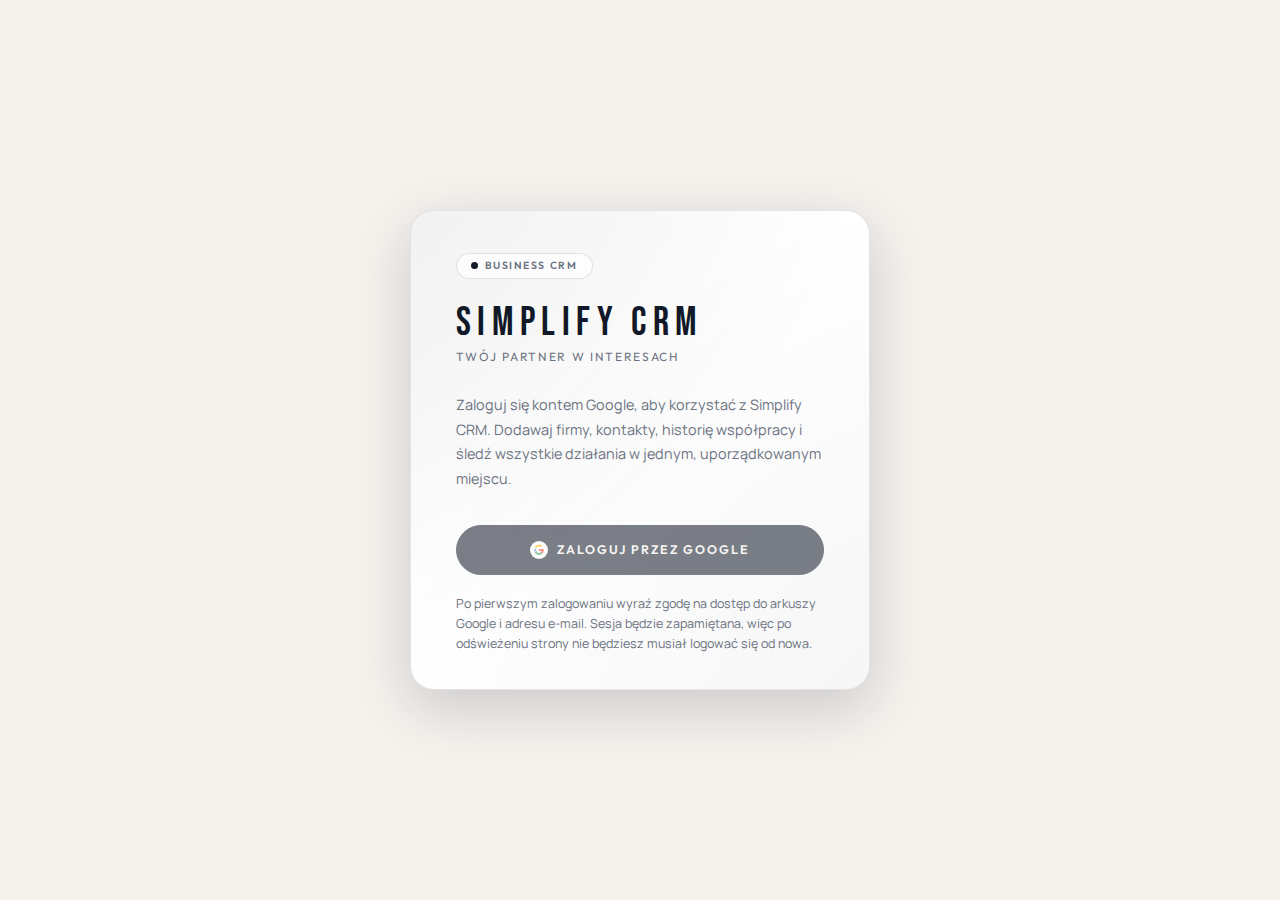
<file: login.html>
<!DOCTYPE html>
<html lang="pl">
<head>
    <meta charset="UTF-8">
    <title>Logowanie - Simplify CRM</title>
    <meta name="viewport" content="width=device-width, initial-scale=1.0">

    <!-- FONTS -->
    <style>
        @import url('https://fonts.googleapis.com/css2?family=Manrope:wght@400;500;600;700&family=Bebas+Neue&family=Outfit:wght@400;500;600;700&display=swap');

        :root {
            --bg-primary: #f5f1ed;
            --surface: #ffffff;
            --text-primary: #111827;
            --text-secondary: #6b7280;
            --border-subtle: rgba(17, 24, 39, 0.12);
            --shadow-soft: 0 18px 55px rgba(15, 23, 42, 0.18);
            --radius-chip: 999px;
        }

        *, *::before, *::after {
            box-sizing: border-box;
            margin: 0;
            padding: 0;
        }

        body {
            font-family: 'Manrope', sans-serif;
            background: var(--bg-primary);
            color: var(--text-primary);
            min-height: 100vh;
            display: flex;
            align-items: center;
            justify-content: center;
            padding: 2.5rem 1.75rem;
        }

        .login-card {
            position: relative;
            width: 100%;
            max-width: 460px;
            background: var(--surface);
            border-radius: 24px;
            border: 1px solid var(--border-subtle);
            padding: 2.6rem 2.8rem 2.2rem;
            box-shadow: var(--shadow-soft);
            overflow: hidden;
        }

        .login-card::before {
            content: '';
            position: absolute;
            inset: -40%;
            background:
                radial-gradient(circle at 0% 0%, rgba(15,23,42,0.10), transparent 55%),
                radial-gradient(circle at 100% 100%, rgba(15,23,42,0.06), transparent 60%);
            opacity: 0.9;
            pointer-events: none;
        }

        .login-inner {
            position: relative;
            z-index: 1;
        }

        .app-pill {
            display: inline-flex;
            align-items: center;
            gap: 0.4rem;
            padding: 0.35rem 0.9rem;
            border-radius: var(--radius-chip);
            border: 1px solid var(--border-subtle);
            background: rgba(255,255,255,0.7);
            font-family: 'Outfit', sans-serif;
            font-size: 0.65rem;
            font-weight: 600;
            letter-spacing: 0.15em;
            text-transform: uppercase;
            color: var(--text-secondary);
            margin-bottom: 1.25rem;
        }

        .app-pill-dot {
            width: 7px;
            height: 7px;
            border-radius: 50%;
            background: var(--text-primary);
        }

        .app-title {
            font-family: 'Bebas Neue', sans-serif;
            font-size: 2.5rem;
            letter-spacing: 0.16em;
            font-weight: 400;
            text-transform: uppercase;
            margin-bottom: 0.15rem;
        }

        .app-subtitle {
            font-family: 'Outfit', sans-serif;
            font-size: 0.75rem;
            text-transform: uppercase;
            letter-spacing: 0.14em;
            color: var(--text-secondary);
            margin-bottom: 1.8rem;
        }

        .app-description {
            font-size: 0.9rem;
            line-height: 1.7;
            color: var(--text-secondary);
            margin-bottom: 2.1rem;
            max-width: 26rem;
        }

        .google-btn {
            width: 100%;
            display: inline-flex;
            align-items: center;
            justify-content: center;
            gap: 0.6rem;
            border-radius: var(--radius-chip);
            border: 1px solid var(--text-primary);
            background: var(--text-primary);
            color: #f5f1ed;
            padding: 0.95rem 1.6rem;
            font-family: 'Outfit', sans-serif;
            font-size: 0.78rem;
            font-weight: 600;
            letter-spacing: 0.16em;
            text-transform: uppercase;
            cursor: pointer;
            transition: transform 0.18s ease, box-shadow 0.18s ease;
        }

        .google-btn span.icon {
            width: 18px;
            height: 18px;
            display: inline-flex;
            align-items: center;
            justify-content: center;
            background: #ffffff;
            border-radius: 50%;
        }

        .google-btn svg {
            width: 12px;
            height: 12px;
            display: block;
        }

        .google-btn:not(:disabled):hover {
            transform: translateY(-1px);
            box-shadow: 0 14px 28px rgba(15,23,42,0.25);
        }

        .google-btn:disabled {
            opacity: 0.55;
            cursor: not-allowed;
        }

        .login-hint {
            margin-top: 1.2rem;
            font-size: 0.78rem;
            line-height: 1.6;
            color: var(--text-secondary);
        }

        .status-message {
            margin-top: 1rem;
            padding: 0.75rem 1rem;
            border-radius: 12px;
            font-size: 0.8rem;
            display: none;
        }

        .status-message.error {
            background: rgba(220, 38, 38, 0.1);
            color: #dc2626;
            border: 1px solid rgba(220, 38, 38, 0.2);
        }

        .status-message.info {
            background: rgba(37, 99, 235, 0.1);
            color: #2563eb;
            border: 1px solid rgba(37, 99, 235, 0.2);
        }

        .status-message.visible {
            display: block;
        }

        .spinner {
            display: inline-block;
            width: 14px;
            height: 14px;
            border: 2px solid var(--border-subtle);
            border-top-color: var(--text-primary);
            border-radius: 50%;
            animation: spin 0.8s linear infinite;
            margin-right: 0.5rem;
            vertical-align: middle;
        }

        @keyframes spin {
            to { transform: rotate(360deg); }
        }

        @media (max-width: 480px) {
            .login-card {
                padding: 2rem 1.6rem 1.9rem;
            }
        }
    </style>
</head>
<body>
    <div class="login-card">
        <div class="login-inner">
            <div class="app-pill">
                <span class="app-pill-dot"></span>
                Business CRM
            </div>
            
            <h1 class="app-title">Simplify CRM</h1>
            <p class="app-subtitle">Twój partner w interesach</p>

            <p class="app-description">
                Zaloguj się kontem Google, aby korzystać z Simplify CRM.
                Dodawaj firmy, kontakty, historię współpracy i śledź wszystkie działania w jednym, uporządkowanym miejscu.
            </p>

            <button id="loginBtn" class="google-btn" disabled>
                <span class="icon">
                    <svg viewBox="0 0 24 24">
                        <path fill="#EA4335" d="M12 10.2v3.7h5.2c-.2 1.2-.9 2.3-2 3.1l3.3 2.6c1.9-1.8 3-4.4 3-7.4 0-.7-.1-1.3-.2-2H12z"/>
                        <path fill="#34A853" d="M6.6 14.3 5.9 14.8l-2.6 2C5.1 19.9 8.3 21.8 12 21.8c2.7 0 5-.9 6.6-2.4l-3.3-2.6c-.9.6-2 1-3.3 1-2.5 0-4.6-1.7-5.4-4z"/>
                        <path fill="#4A90E2" d="M3.3 8.8C2.8 10 2.5 11.2 2.5 12.5s.3 2.5.8 3.7l3.3-2.6c-.2-.6-.3-1.2-.3-1.9 0-.6.1-1.3.3-1.9L3.3 8.8z"/>
                        <path fill="#FBBC05" d="M12 5.2c1.5 0 2.8.5 3.8 1.4l2.8-2.8C16.9 2.2 14.7 1.2 12 1.2 8.3 1.2 5.1 3.1 3.3 6.2l3.3 2.6c.8-2.3 2.9-3.6 5.4-3.6z"/>
                    </svg>
                </span>
                <span id="loginBtnText">Zaloguj przez Google</span>
            </button>

            <div id="statusMessage" class="status-message"></div>

            <p class="login-hint">
                Po pierwszym zalogowaniu wyraź zgodę na dostęp do arkuszy Google i adresu e-mail.
                Sesja będzie zapamiętana, więc po odświeżeniu strony nie będziesz musiał logować się od nowa.
            </p>
        </div>
    </div>

    <!-- Google APIs -->
    <script src="https://apis.google.com/js/api.js" async defer></script>
    <script src="https://accounts.google.com/gsi/client" async defer></script>

    <!-- Login Logic -->
    <script type="module">
        import { CONFIG } from './shared/config.js';
        import { AuthService } from './shared/auth.js';

        // Sprawdź czy użytkownik jest już zalogowany
        if (AuthService.isAuthenticated()) {
            console.log('✓ Użytkownik już zalogowany - przekierowanie na dashboard');
            AuthService.redirectToDashboard();
        }

        let gapiInited = false;
        let gisInited = false;
        let tokenClient;

        const loginBtn = document.getElementById('loginBtn');
        const loginBtnText = document.getElementById('loginBtnText');
        const statusMessage = document.getElementById('statusMessage');

        /**
         * Pokazuje status message
         */
        function showStatus(message, type = 'info') {
            statusMessage.textContent = message;
            statusMessage.className = `status-message visible ${type}`;
            setTimeout(() => {
                statusMessage.classList.remove('visible');
            }, 5000);
        }

        /**
         * GAPI loaded callback
         */
        window.gapiLoaded = function() {
            console.log('✓ Google API (gapi) loaded');
            gapi.load('client', initializeGapiClient);
        };

        /**
         * Initialize GAPI client
         */
        async function initializeGapiClient() {
            try {
                await AuthService.initializeGoogleAPIs();
                gapiInited = true;
                console.log('✓ GAPI client initialized');
                maybeEnableButton();
            } catch (error) {
                console.error('✗ Błąd inicjalizacji GAPI:', error);
                showStatus('Błąd ładowania Google API', 'error');
            }
        }

        /**
         * GIS loaded callback
         */
        window.gisLoaded = function() {
            console.log('✓ Google Identity Services (GIS) loaded');
            try {
                tokenClient = AuthService.initializeTokenClient(handleAuthCallback);
                gisInited = true;
                console.log('✓ GIS token client initialized');
                maybeEnableButton();
            } catch (error) {
                console.error('✗ Błąd inicjalizacji GIS:', error);
                showStatus('Błąd konfiguracji logowania', 'error');
            }
        };

        /**
         * Enable button when both APIs are ready
         */
        function maybeEnableButton() {
            if (gapiInited && gisInited) {
                loginBtn.disabled = false;
                console.log('✓ Przycisk logowania aktywny');
            }
        }

        /**
         * Handle authorization callback
         */
        async function handleAuthCallback(response) {
            if (response.error !== undefined) {
                console.error('Błąd autoryzacji:', response);
                showStatus('Błąd logowania: ' + response.error, 'error');
                resetButton();
                return;
            }

            try {
                // Pobierz access token
                let accessToken = response.access_token;
                if (!accessToken && gapi.client.getToken()) {
                    accessToken = gapi.client.getToken().access_token;
                }

                if (!accessToken) {
                    throw new Error('Brak access token');
                }

                // Ustaw token w GAPI
                gapi.client.setToken({ access_token: accessToken });

                // Pobierz informacje o użytkowniku
                showStatus('Pobieranie danych użytkownika...', 'info');
                const userInfo = await AuthService.getUserInfo(accessToken);
                const email = userInfo.email || '';

                // Zapisz sesję
                const expiresIn = response.expires_in || 3600;
                AuthService.saveSession(accessToken, email, expiresIn);

                // Załaduj preferencje użytkownika (display name)
                try {
                    const prefs = await loadUserPreferences(email);
                    if (prefs && prefs.displayName) {
                        AuthService.saveDisplayName(prefs.displayName);
                        console.log('✓ Preferencje użytkownika załadowane:', prefs.displayName);
                    }
                } catch (prefError) {
                    console.warn('Nie udało się załadować preferencji (może nie istnieć arkusz):', prefError);
                    // Kontynuuj nawet jeśli preferencje nie zostały załadowane
                }

                console.log('✓ Logowanie zakończone sukcesem:', email);
                showStatus('Logowanie zakończone - przekierowanie...', 'info');

                // Przekieruj na dashboard po 1 sekundzie
                setTimeout(() => {
                    // Sprawdź czy był returnUrl
                    const returnUrl = sessionStorage.getItem('returnUrl');
                    if (returnUrl) {
                        sessionStorage.removeItem('returnUrl');
                        window.location.href = returnUrl;
                    } else {
                        AuthService.redirectToDashboard();
                    }
                }, 1000);

            } catch (error) {
                console.error('Błąd podczas logowania:', error);
                showStatus('Błąd podczas logowania: ' + error.message, 'error');
                resetButton();
            }
        }

        /**
         * Załaduj preferencje użytkownika z Google Sheets
         */
        async function loadUserPreferences(email) {
            if (!email) return null;
            
            try {
                const response = await gapi.client.sheets.spreadsheets.values.get({
                    spreadsheetId: '1A4vT2_sQnM48Q74jLPqGIT27P8NRdzKwiOsiDdMByJ0',
                    range: 'UserPreferences!A2:D',
                });

                const rows = response.result.values || [];
                const userPref = rows.find(row => row[0] && row[0].toLowerCase() === email.toLowerCase());
                
                if (!userPref) {
                    console.log('Brak preferencji dla użytkownika:', email);
                    return null;
                }

                return {
                    email: userPref[0] || '',
                    displayName: userPref[1] || '',
                    createdAt: userPref[2] || '',
                    updatedAt: userPref[3] || ''
                };
            } catch (error) {
                console.warn('Nie można załadować preferencji użytkownika:', error);
                return null;
            }
        }

        /**
         * Reset button state
         */
        function resetButton() {
            loginBtn.disabled = false;
            loginBtnText.innerHTML = 'Zaloguj przez Google';
        }

        /**
         * Handle login button click
         */
        loginBtn.addEventListener('click', async function() {
            if (!tokenClient) {
                showStatus('Token client nie jest gotowy', 'error');
                return;
            }

            // Disable button and show loading
            loginBtn.disabled = true;
            loginBtnText.innerHTML = '<span class="spinner"></span>Logowanie...';

            try {
                // Check if already has a valid token
                const existingToken = gapi.client.getToken();
                if (existingToken === null) {
                    // Request new token with consent
                    tokenClient.requestAccessToken({ prompt: 'consent' });
                } else {
                    // Request new token without consent
                    tokenClient.requestAccessToken({ prompt: '' });
                }
            } catch (error) {
                console.error('Błąd requestAccessToken:', error);
                showStatus('Błąd autoryzacji', 'error');
                resetButton();
            }
        });

// Timeout dla ładowania bibliotek (backup)
setTimeout(() => {
    if (!gapiInited || !gisInited) {
        loginBtn.disabled = true;
        loginBtnText.textContent = '⚠️ Błąd ładowania';
        showStatus('Nie udało się załadować bibliotek Google. Odśwież stronę (Ctrl+Shift+R).', 'error');
    }
}, 15000);

// Polling mechanism - sprawdzaj czy skrypty się załadowały
let checkCount = 0;
const maxChecks = 75; // 75 × 200ms = 15 sekund

function checkScriptsLoaded() {
    checkCount++;
    
    // Sprawdź GAPI
    if (!gapiInited && typeof gapi !== 'undefined') {
        console.log('✓ GAPI wykryte - inicjalizacja...');
        window.gapiLoaded();
    }
    
    // Sprawdź GIS
    if (!gisInited && typeof google !== 'undefined' && google.accounts) {
        console.log('✓ GIS wykryte - inicjalizacja...');
        window.gisLoaded();
    }
    
    // Jeśli oba załadowane - koniec
    if (gapiInited && gisInited) {
        console.log('✓ Wszystkie biblioteki gotowe!');
        return;
    }
    
    // Jeśli nie przekroczono limitu - sprawdź ponownie
    if (checkCount < maxChecks) {
        setTimeout(checkScriptsLoaded, 200);
    } else {
        console.error('✗ Timeout - biblioteki nie załadowały się w czasie');
    }
}

// Start polling po 500ms (daj szansę skryptom zacząć ładowanie)
setTimeout(checkScriptsLoaded, 500);
    </script>
</body>
</html>
</file>
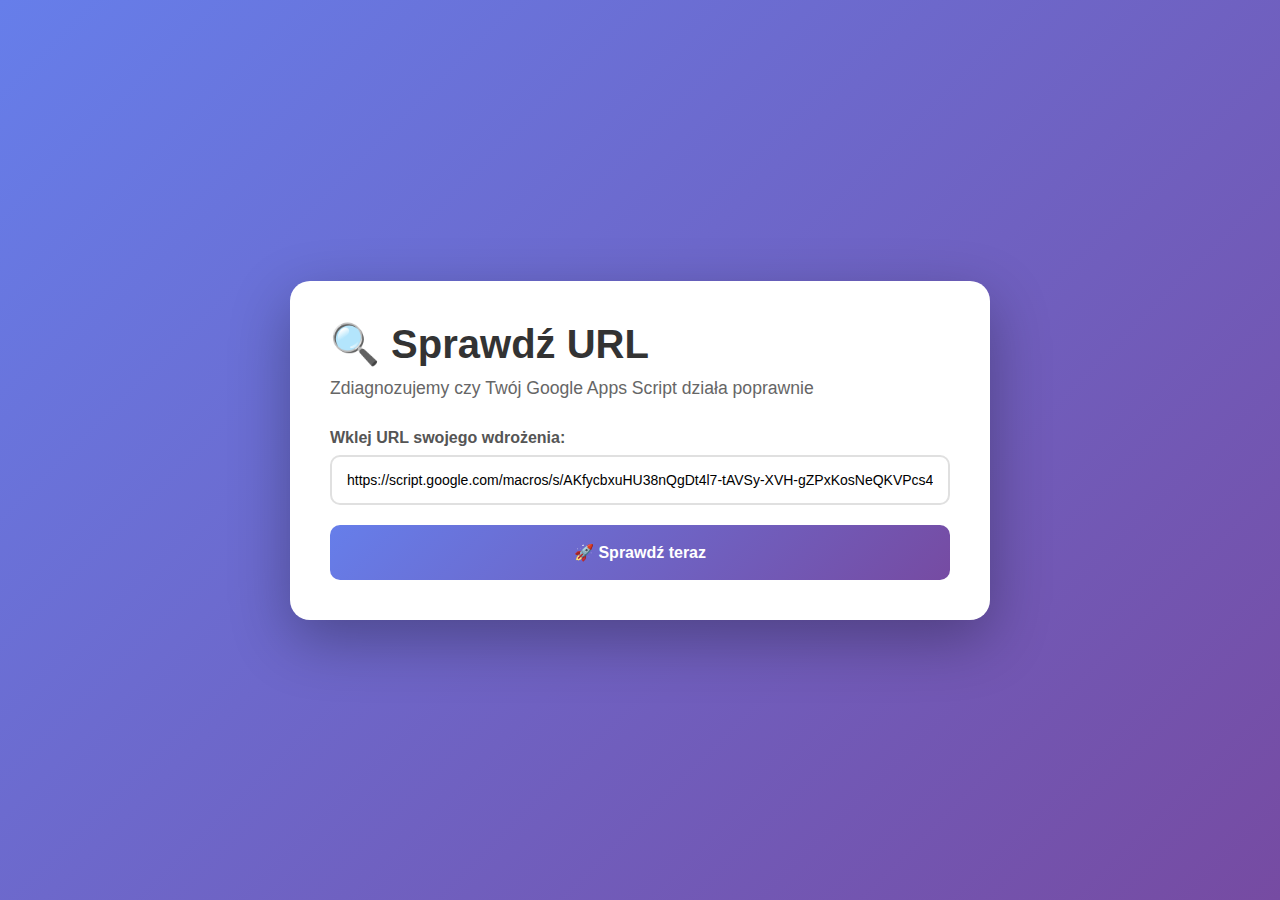
<file: sprawdz-url.html>
<!DOCTYPE html>
<html lang="pl">
<head>
    <meta charset="UTF-8">
    <title>🔍 Sprawdź URL GUS API</title>
    <style>
        * { margin: 0; padding: 0; box-sizing: border-box; }
        body {
            font-family: -apple-system, BlinkMacSystemFont, 'Segoe UI', sans-serif;
            background: linear-gradient(135deg, #667eea 0%, #764ba2 100%);
            min-height: 100vh;
            display: flex;
            align-items: center;
            justify-content: center;
            padding: 20px;
        }
        .container {
            background: white;
            border-radius: 20px;
            padding: 40px;
            max-width: 700px;
            width: 100%;
            box-shadow: 0 20px 60px rgba(0,0,0,0.3);
        }
        h1 {
            font-size: 2.5em;
            margin-bottom: 10px;
            color: #333;
        }
        .subtitle {
            color: #666;
            margin-bottom: 30px;
            font-size: 1.1em;
        }
        .input-group {
            margin-bottom: 20px;
        }
        label {
            display: block;
            margin-bottom: 8px;
            font-weight: 600;
            color: #555;
        }
        input {
            width: 100%;
            padding: 15px;
            border: 2px solid #e0e0e0;
            border-radius: 10px;
            font-size: 14px;
            transition: all 0.3s;
        }
        input:focus {
            outline: none;
            border-color: #667eea;
            box-shadow: 0 0 0 3px rgba(102, 126, 234, 0.1);
        }
        button {
            width: 100%;
            padding: 18px;
            background: linear-gradient(135deg, #667eea 0%, #764ba2 100%);
            color: white;
            border: none;
            border-radius: 10px;
            font-size: 16px;
            font-weight: 600;
            cursor: pointer;
            transition: transform 0.2s, box-shadow 0.2s;
        }
        button:hover {
            transform: translateY(-2px);
            box-shadow: 0 10px 30px rgba(102, 126, 234, 0.4);
        }
        button:active {
            transform: translateY(0);
        }
        .result {
            margin-top: 25px;
            padding: 20px;
            border-radius: 10px;
            display: none;
            animation: slideIn 0.3s ease-out;
        }
        @keyframes slideIn {
            from { opacity: 0; transform: translateY(-10px); }
            to { opacity: 1; transform: translateY(0); }
        }
        .result.show { display: block; }
        .result.success {
            background: #d1fae5;
            border: 2px solid #10b981;
            color: #065f46;
        }
        .result.error {
            background: #fee2e2;
            border: 2px solid #ef4444;
            color: #991b1b;
        }
        .result.info {
            background: #dbeafe;
            border: 2px solid #3b82f6;
            color: #1e40af;
        }
        .result h3 {
            margin-bottom: 10px;
            font-size: 1.3em;
        }
        .result p {
            line-height: 1.6;
            margin: 8px 0;
        }
        .result ul {
            margin: 10px 0 10px 25px;
        }
        .result li {
            margin: 5px 0;
        }
        .code {
            background: rgba(0,0,0,0.05);
            padding: 2px 6px;
            border-radius: 4px;
            font-family: 'Courier New', monospace;
            font-size: 0.9em;
        }
        .loader {
            display: none;
            text-align: center;
            margin-top: 20px;
        }
        .loader.show { display: block; }
        .spinner {
            border: 3px solid #f3f3f3;
            border-top: 3px solid #667eea;
            border-radius: 50%;
            width: 40px;
            height: 40px;
            animation: spin 1s linear infinite;
            margin: 0 auto;
        }
        @keyframes spin {
            0% { transform: rotate(0deg); }
            100% { transform: rotate(360deg); }
        }
    </style>
</head>
<body>
    <div class="container">
        <h1>🔍 Sprawdź URL</h1>
        <p class="subtitle">Zdiagnozujemy czy Twój Google Apps Script działa poprawnie</p>
        
        <div class="input-group">
            <label for="urlInput">Wklej URL swojego wdrożenia:</label>
            <input 
                type="text" 
                id="urlInput" 
                placeholder="https://script.google.com/macros/s/XXXXXX/exec"
                value="https://script.google.com/macros/s/AKfycbxuHU38nQgDt4l7-tAVSy-XVH-gZPxKosNeQKVPcs4Tk5bLzW0NyYM5ERUtDdai4Z_a/exec"
            >
        </div>
        
        <button onclick="checkUrl()">🚀 Sprawdź teraz</button>
        
        <div class="loader" id="loader">
            <div class="spinner"></div>
            <p style="margin-top: 15px; color: #666;">Testuję połączenie...</p>
        </div>
        
        <div class="result" id="result"></div>
    </div>

    <script>
        async function checkUrl() {
            const input = document.getElementById('urlInput');
            const loader = document.getElementById('loader');
            const result = document.getElementById('result');
            const url = input.value.trim();
            
            // Hide previous results
            result.classList.remove('show');
            loader.classList.add('show');
            
            // Validate URL format
            if (!url) {
                showResult('error', '❌ Brak URL', 'Wklej URL swojego wdrożenia w pole powyżej.');
                return;
            }
            
            if (!url.includes('script.google.com')) {
                showResult('error', '❌ Nieprawidłowy URL', 
                    'URL musi być z domeny script.google.com<br><br>' +
                    'Przykład poprawnego URL:<br>' +
                    '<span class="code">https://script.google.com/macros/s/XXXXXX/exec</span>'
                );
                return;
            }
            
            if (!url.endsWith('/exec')) {
                showResult('error', '❌ URL nie kończy się na /exec', 
                    'Upewnij się że skopiowałeś "Adres URL wdrożenia", a nie "Adres URL programu".<br><br>' +
                    'Poprawny URL MUSI kończyć się na: <span class="code">/exec</span>'
                );
                return;
            }
            
            // Test 1: GET request (basic connectivity)
            try {
                const getResponse = await fetch(url, {
                    method: 'GET',
                    mode: 'cors'
                });
                
                if (!getResponse.ok) {
                    showResult('error', '❌ Serwer zwrócił błąd', 
                        `Status HTTP: ${getResponse.status}<br><br>` +
                        'Możliwe przyczyny:<ul>' +
                        '<li>Skrypt nie jest poprawnie wdrożony</li>' +
                        '<li>Wdrożenie zostało usunięte</li>' +
                        '<li>Uprawnienia zostały cofnięte</li>' +
                        '</ul>' +
                        '<strong>Rozwiązanie:</strong> Wdróż skrypt ponownie zgodnie z INSTRUKCJA-WDROZENIA.txt'
                    );
                    return;
                }
                
                const data = await getResponse.json();
                
                if (data.status === 'OK') {
                    // Test 2: POST request with NIP
                    testWithNip(url);
                } else {
                    showResult('info', '⚠️ Skrypt odpowiada, ale nie ma funkcji doGet', 
                        'Upewnij się że używasz najnowszej wersji skryptu z pliku:<br>' +
                        '<span class="code">google-apps-script-gus.js</span>'
                    );
                }
                
            } catch (error) {
                if (error.message.includes('Failed to fetch')) {
                    showResult('error', '❌ Błąd CORS / Brak dostępu', 
                        '<strong>To jest najczęstszy błąd!</strong><br><br>' +
                        'Przyczyna: Ustawienie "Kto ma dostęp" NIE jest "Każdy"<br><br>' +
                        '<strong>Rozwiązanie:</strong><ul>' +
                        '<li>1. W Apps Script kliknij: <span class="code">Wdróż → Zarządzaj wdrożeniami</span></li>' +
                        '<li>2. Kliknij ikonę ✏️ obok wdrożenia</li>' +
                        '<li>3. Zmień "Kto ma dostęp" na: <span class="code">Każdy</span></li>' +
                        '<li>4. Kliknij "Wdróż"</li>' +
                        '<li>5. Skopiuj NOWY URL i przetestuj ponownie</li>' +
                        '</ul>'
                    );
                } else {
                    showResult('error', '❌ Nieznany błąd', 
                        `Szczegóły: ${error.message}<br><br>` +
                        'Spróbuj:<ul>' +
                        '<li>Odśwież stronę i spróbuj ponownie</li>' +
                        '<li>Sprawdź połączenie internetowe</li>' +
                        '<li>Wdróż skrypt ponownie</li>' +
                        '</ul>'
                    );
                }
            }
        }
        
        async function testWithNip(url) {
            try {
                const postResponse = await fetch(url, {
                    method: 'POST',
                    headers: { 'Content-Type': 'application/json' },
                    body: JSON.stringify({ nip: '5213017439' })
                });
                
                const data = await postResponse.json();
                
                if (data.success) {
                    showResult('success', '✅ Wszystko działa perfekcyjnie!', 
                        `<strong>Test GET:</strong> ✅ OK<br>` +
                        `<strong>Test POST:</strong> ✅ OK<br>` +
                        `<strong>Test GUS API:</strong> ✅ OK<br><br>` +
                        `<strong>Pobrane dane:</strong><br>` +
                        `Nazwa: ${data.companyName}<br>` +
                        `Adres: ${data.address}<br>` +
                        `Miasto: ${data.city}<br><br>` +
                        `<strong>🎉 Możesz użyć tego URL w swoim CRM!</strong><br>` +
                        `URL: <span class="code">${url}</span>`
                    );
                } else {
                    showResult('success', '✅ Połączenie działa!', 
                        `<strong>Test GET:</strong> ✅ OK<br>` +
                        `<strong>Test POST:</strong> ✅ OK<br>` +
                        `<strong>Test GUS API:</strong> ⚠️ ${data.error}<br><br>` +
                        `Skrypt działa poprawnie, ale nie znaleziono firmy dla testowego NIP.<br>` +
                        `To jest normalne - możesz użyć tego URL w CRM.<br><br>` +
                        `URL: <span class="code">${url}</span>`
                    );
                }
            } catch (error) {
                showResult('error', '❌ POST request nie działa', 
                    `Szczegóły: ${error.message}<br><br>` +
                    'Sprawdź czy w skrypcie jest funkcja <span class="code">doPost</span>'
                );
            }
        }
        
        function showResult(type, title, message) {
            const loader = document.getElementById('loader');
            const result = document.getElementById('result');
            
            loader.classList.remove('show');
            result.className = `result ${type} show`;
            result.innerHTML = `<h3>${title}</h3><p>${message}</p>`;
        }
    </script>
</body>
</html>
</file>
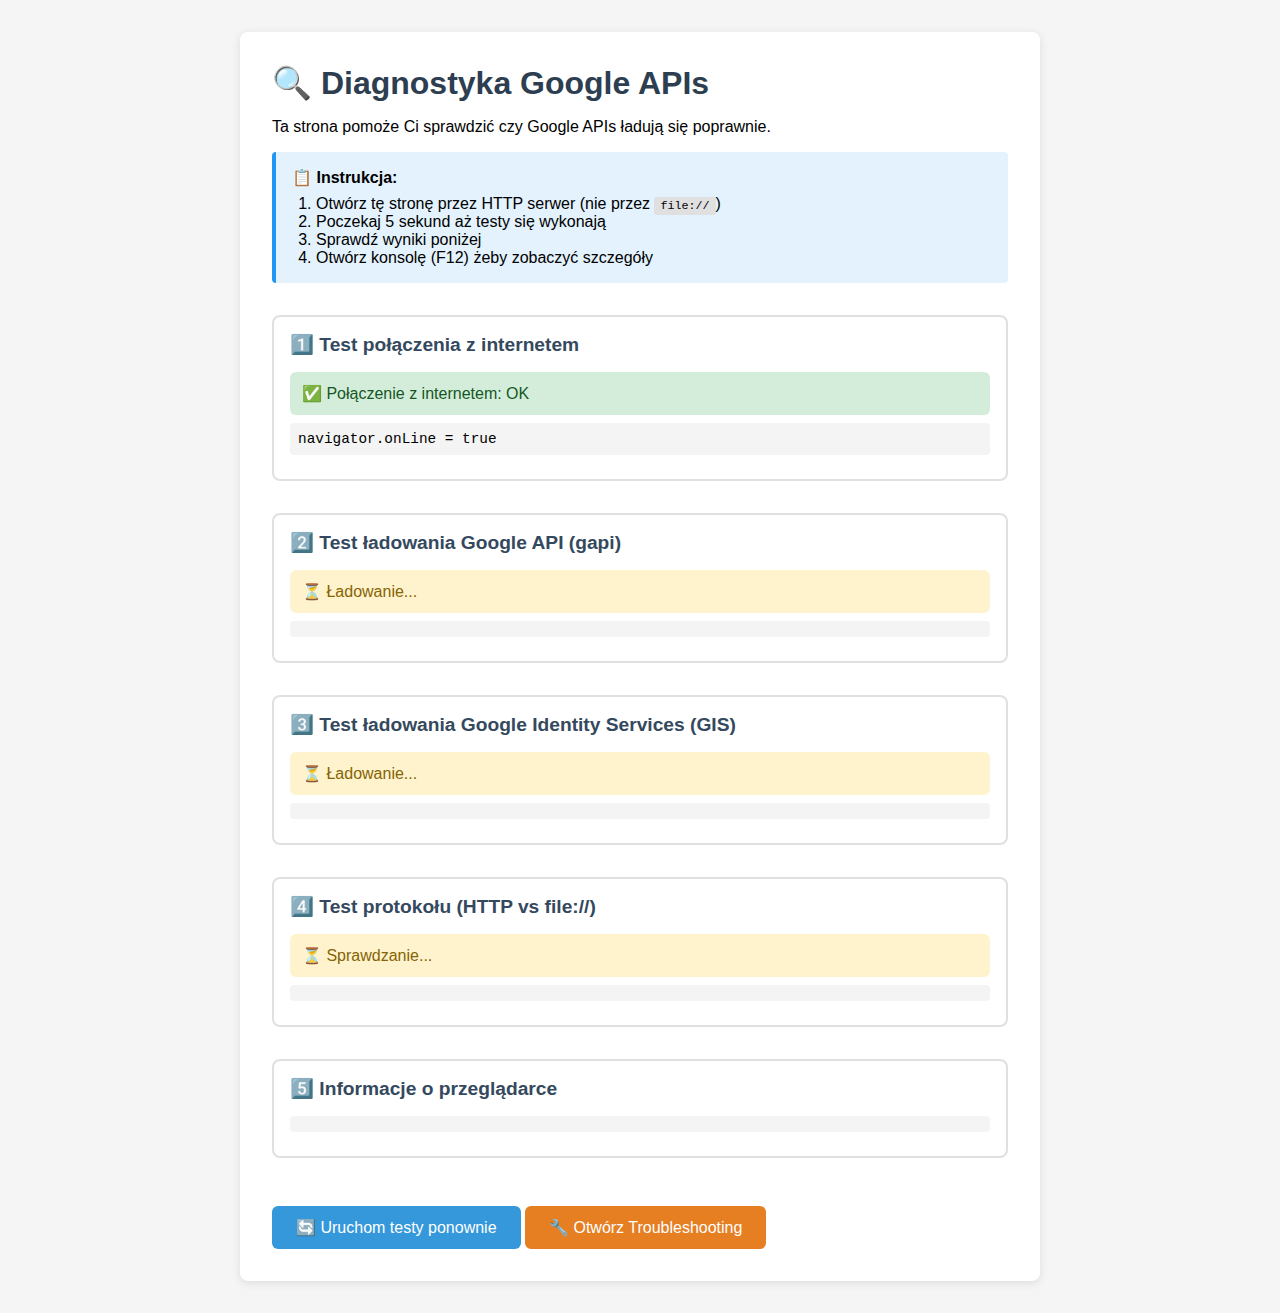
<file: test-google-apis.html>
<!DOCTYPE html>
<html lang="pl">
<head>
    <meta charset="UTF-8">
    <meta name="viewport" content="width=device-width, initial-scale=1.0">
    <title>Test Google APIs - SheetCRM</title>
    <style>
        * {
            margin: 0;
            padding: 0;
            box-sizing: border-box;
        }
        
        body {
            font-family: -apple-system, BlinkMacSystemFont, 'Segoe UI', Roboto, sans-serif;
            padding: 2rem;
            background: #f5f5f5;
        }
        
        .container {
            max-width: 800px;
            margin: 0 auto;
            background: white;
            padding: 2rem;
            border-radius: 8px;
            box-shadow: 0 2px 10px rgba(0,0,0,0.1);
        }
        
        h1 {
            color: #2c3e50;
            margin-bottom: 1rem;
        }
        
        .test-section {
            margin: 2rem 0;
            padding: 1rem;
            border: 2px solid #e0e0e0;
            border-radius: 8px;
        }
        
        .test-section h2 {
            font-size: 1.2rem;
            margin-bottom: 1rem;
            color: #34495e;
        }
        
        .status {
            padding: 0.75rem;
            margin: 0.5rem 0;
            border-radius: 6px;
            font-weight: 500;
        }
        
        .status.checking {
            background: #fff3cd;
            color: #856404;
        }
        
        .status.success {
            background: #d4edda;
            color: #155724;
        }
        
        .status.error {
            background: #f8d7da;
            color: #721c24;
        }
        
        .detail {
            font-family: 'Courier New', monospace;
            background: #f4f4f4;
            padding: 0.5rem;
            margin: 0.5rem 0;
            border-radius: 4px;
            font-size: 0.9rem;
        }
        
        code {
            background: #e0e0e0;
            padding: 2px 6px;
            border-radius: 3px;
            font-size: 0.9em;
        }
        
        .instructions {
            background: #e3f2fd;
            padding: 1rem;
            border-left: 4px solid #2196f3;
            margin: 1rem 0;
            border-radius: 4px;
        }
        
        button {
            padding: 0.75rem 1.5rem;
            background: #3498db;
            color: white;
            border: none;
            border-radius: 6px;
            font-size: 1rem;
            cursor: pointer;
            margin-top: 1rem;
        }
        
        button:hover {
            background: #2980b9;
        }
    </style>
</head>
<body>
    <div class="container">
        <h1>🔍 Diagnostyka Google APIs</h1>
        <p>Ta strona pomoże Ci sprawdzić czy Google APIs ładują się poprawnie.</p>

        <div class="instructions">
            <strong>📋 Instrukcja:</strong>
            <ol style="margin-left: 1.5rem; margin-top: 0.5rem;">
                <li>Otwórz tę stronę przez HTTP serwer (nie przez <code>file://</code>)</li>
                <li>Poczekaj 5 sekund aż testy się wykonają</li>
                <li>Sprawdź wyniki poniżej</li>
                <li>Otwórz konsolę (F12) żeby zobaczyć szczegóły</li>
            </ol>
        </div>

        <div class="test-section">
            <h2>1️⃣ Test połączenia z internetem</h2>
            <div id="internetStatus" class="status checking">⏳ Sprawdzanie...</div>
            <div id="internetDetail" class="detail"></div>
        </div>

        <div class="test-section">
            <h2>2️⃣ Test ładowania Google API (gapi)</h2>
            <div id="gapiStatus" class="status checking">⏳ Ładowanie...</div>
            <div id="gapiDetail" class="detail"></div>
        </div>

        <div class="test-section">
            <h2>3️⃣ Test ładowania Google Identity Services (GIS)</h2>
            <div id="gisStatus" class="status checking">⏳ Ładowanie...</div>
            <div id="gisDetail" class="detail"></div>
        </div>

        <div class="test-section">
            <h2>4️⃣ Test protokołu (HTTP vs file://)</h2>
            <div id="protocolStatus" class="status checking">⏳ Sprawdzanie...</div>
            <div id="protocolDetail" class="detail"></div>
        </div>

        <div class="test-section">
            <h2>5️⃣ Informacje o przeglądarce</h2>
            <div id="browserDetail" class="detail"></div>
        </div>

        <button onclick="location.reload()">🔄 Uruchom testy ponownie</button>
        <button onclick="window.open('troubleshooting.html', '_blank')" style="background: #e67e22;">🔧 Otwórz Troubleshooting</button>
    </div>

    <script>
        console.log('=== DIAGNOSTYKA GOOGLE APIS ===');

        // Test 1: Internet connection
        setTimeout(() => {
            const status = document.getElementById('internetStatus');
            const detail = document.getElementById('internetDetail');
            
            if (navigator.onLine) {
                status.className = 'status success';
                status.textContent = '✅ Połączenie z internetem: OK';
                detail.textContent = 'navigator.onLine = true';
                console.log('✓ Internet connection: OK');
            } else {
                status.className = 'status error';
                status.textContent = '❌ Brak połączenia z internetem';
                detail.textContent = 'navigator.onLine = false';
                console.error('✗ No internet connection');
            }
        }, 500);

        // Test 4: Protocol check
        setTimeout(() => {
            const status = document.getElementById('protocolStatus');
            const detail = document.getElementById('protocolDetail');
            const protocol = window.location.protocol;
            
            detail.textContent = `Protocol: ${protocol}\nURL: ${window.location.href}`;
            
            if (protocol === 'file:') {
                status.className = 'status error';
                status.textContent = '❌ Używasz protokołu file:// - Google OAuth nie będzie działać!';
                console.error('✗ file:// protocol detected - OAuth will not work');
            } else if (protocol === 'http:' || protocol === 'https:') {
                status.className = 'status success';
                status.textContent = '✅ Protokół HTTP: OK';
                console.log('✓ HTTP protocol: OK');
            } else {
                status.className = 'status error';
                status.textContent = '⚠️ Nieznany protokół: ' + protocol;
                console.warn('? Unknown protocol:', protocol);
            }
        }, 1000);

        // Test 5: Browser info
        setTimeout(() => {
            const detail = document.getElementById('browserDetail');
            detail.innerHTML = `
                <strong>User Agent:</strong> ${navigator.userAgent}<br>
                <strong>Język:</strong> ${navigator.language}<br>
                <strong>Cookies włączone:</strong> ${navigator.cookieEnabled ? 'TAK' : 'NIE'}<br>
                <strong>Do Not Track:</strong> ${navigator.doNotTrack || 'nie ustawione'}
            `;
        }, 1500);

        // Test 2: Google API
        let gapiLoaded = false;
        
        function checkGapi() {
            const status = document.getElementById('gapiStatus');
            const detail = document.getElementById('gapiDetail');
            
            if (typeof gapi !== 'undefined') {
                status.className = 'status success';
                status.textContent = '✅ Google API (gapi) załadowane';
                detail.textContent = 'typeof gapi = "object"\nGAPI version: ' + (gapi.version || 'unknown');
                console.log('✓ GAPI loaded:', gapi);
                gapiLoaded = true;
            } else {
                status.className = 'status error';
                status.textContent = '❌ Google API (gapi) NIE załadowane';
                detail.textContent = 'typeof gapi = "undefined"\n\nMożliwe przyczyny:\n- Brak internetu\n- Blokada przez adblocker\n- Firewall blokuje googleapis.com';
                console.error('✗ GAPI not loaded');
            }
        }

        // Test 3: Google Identity Services
        let gisLoaded = false;
        
        function checkGis() {
            const status = document.getElementById('gisStatus');
            const detail = document.getElementById('gisDetail');
            
            if (typeof google !== 'undefined' && google.accounts) {
                status.className = 'status success';
                status.textContent = '✅ Google Identity Services (GIS) załadowane';
                detail.textContent = 'typeof google = "object"\ngoogle.accounts.oauth2 = available';
                console.log('✓ GIS loaded:', google.accounts);
                gisLoaded = true;
            } else {
                status.className = 'status error';
                status.textContent = '❌ Google Identity Services (GIS) NIE załadowane';
                detail.textContent = 'typeof google = "' + (typeof google) + '"\n\nMożliwe przyczyny:\n- Brak internetu\n- Blokada przez adblocker\n- Firewall blokuje accounts.google.com';
                console.error('✗ GIS not loaded');
            }
        }

        // Wait for scripts to load
        setTimeout(() => {
            checkGapi();
            checkGis();
            
            console.log('=== PODSUMOWANIE ===');
            console.log('GAPI loaded:', gapiLoaded);
            console.log('GIS loaded:', gisLoaded);
            console.log('Protocol:', window.location.protocol);
            console.log('Online:', navigator.onLine);
            
            if (gapiLoaded && gisLoaded && window.location.protocol !== 'file:') {
                console.log('✓✓✓ WSZYSTKO OK - aplikacja powinna działać!');
            } else {
                console.error('✗✗✗ PROBLEMY - sprawdź powyższe błędy');
            }
        }, 5000);
    </script>

    <!-- Google API Scripts -->
    <script src="https://apis.google.com/js/api.js"></script>
    <script src="https://accounts.google.com/gsi/client"></script>
</body>
</html>
</file>
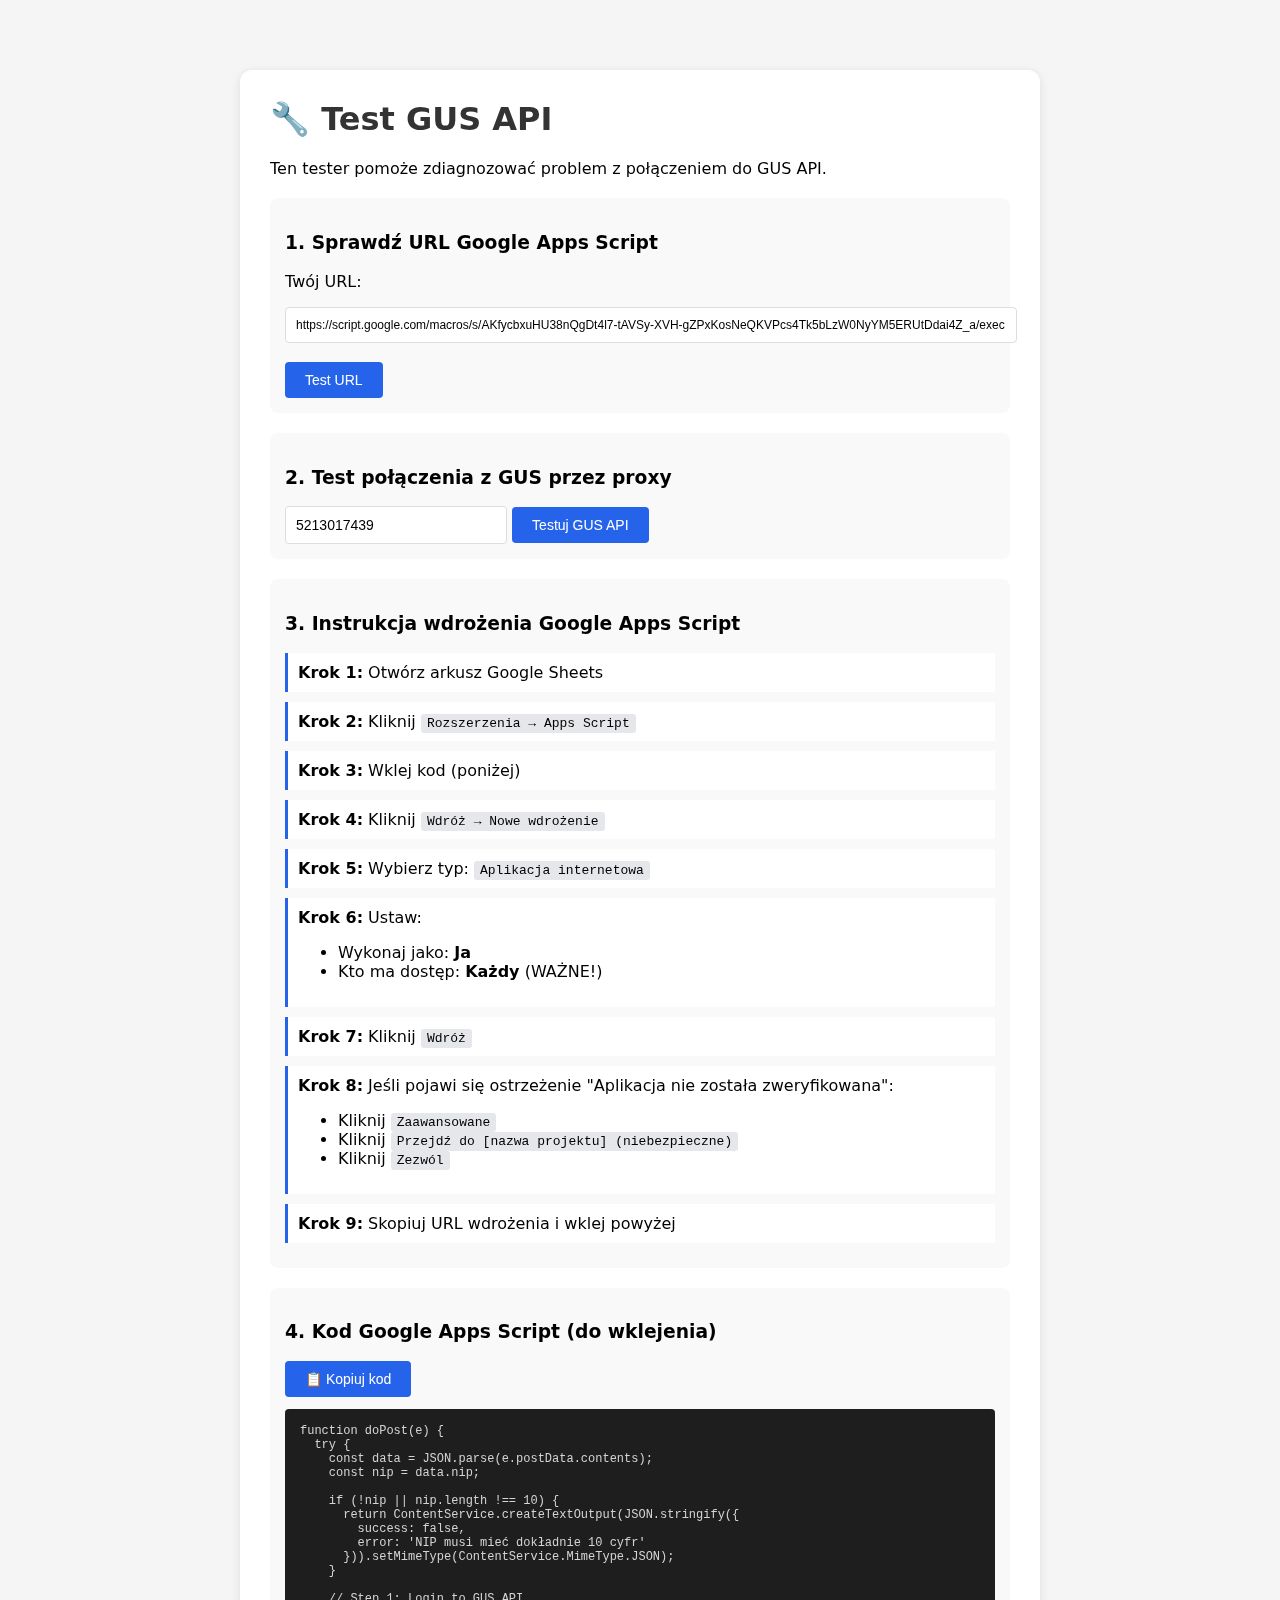
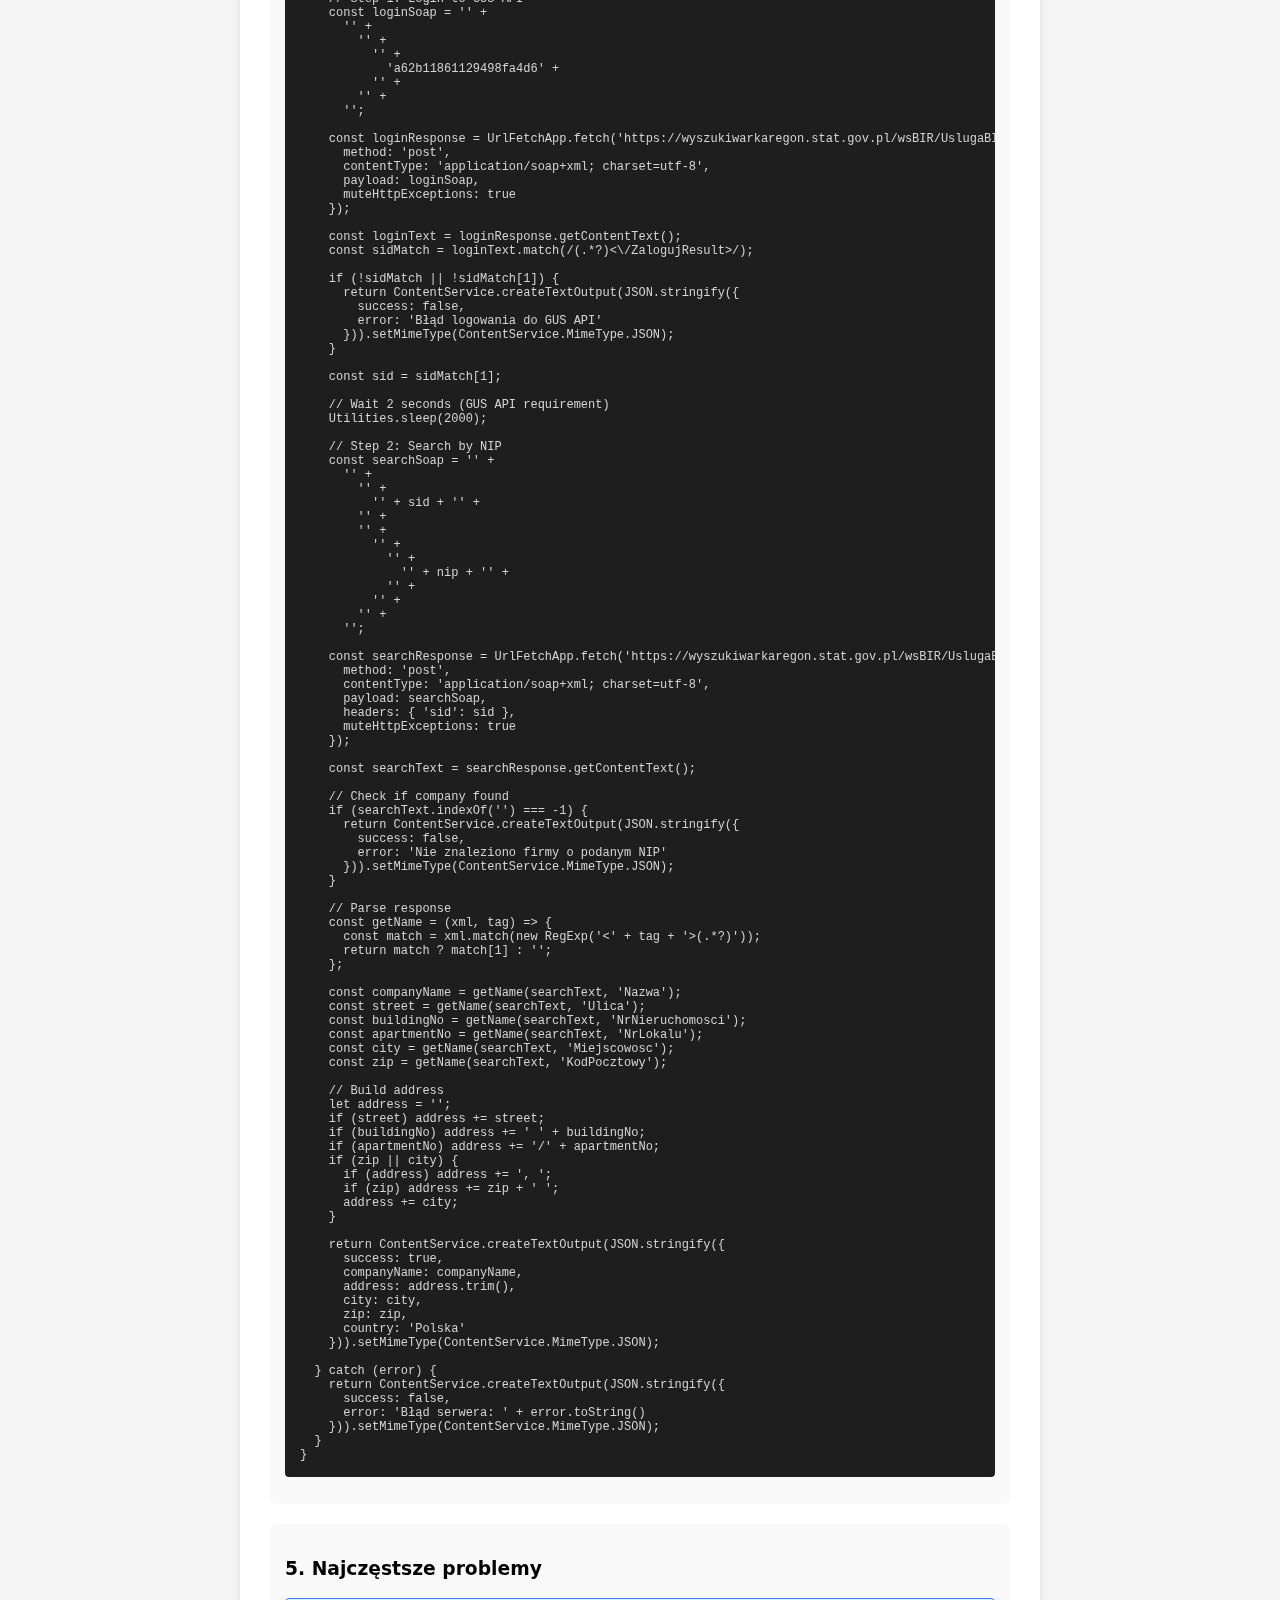
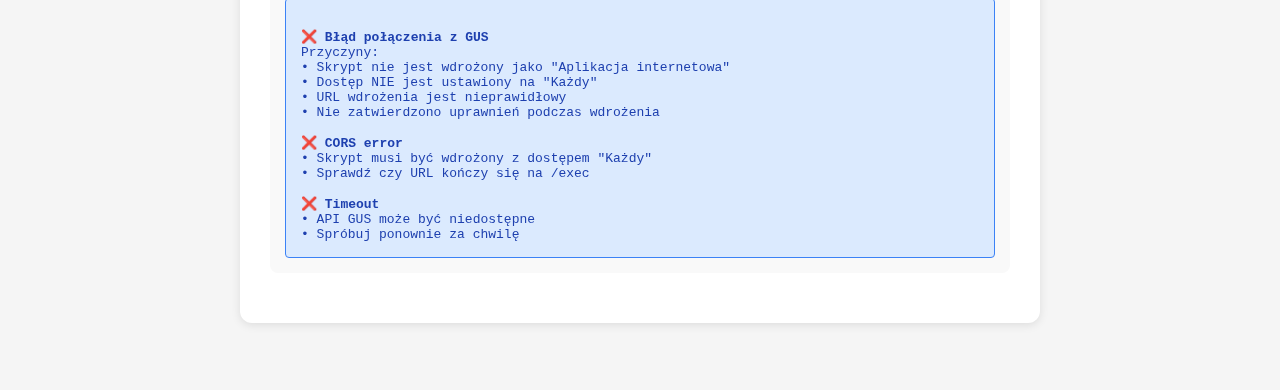
<file: test-gus.html>
<!DOCTYPE html>
<html lang="pl">
<head>
    <meta charset="UTF-8">
    <title>Test GUS API</title>
    <style>
        body {
            font-family: system-ui, -apple-system, sans-serif;
            max-width: 800px;
            margin: 50px auto;
            padding: 20px;
            background: #f5f5f5;
        }
        .container {
            background: white;
            padding: 30px;
            border-radius: 12px;
            box-shadow: 0 2px 10px rgba(0,0,0,0.1);
        }
        h1 { color: #333; margin-top: 0; }
        .test-section {
            margin: 20px 0;
            padding: 15px;
            background: #f9f9f9;
            border-radius: 8px;
        }
        input {
            padding: 10px;
            border: 1px solid #ddd;
            border-radius: 4px;
            width: 200px;
            font-size: 14px;
        }
        button {
            padding: 10px 20px;
            background: #2563eb;
            color: white;
            border: none;
            border-radius: 4px;
            cursor: pointer;
            font-size: 14px;
        }
        button:hover {
            background: #1d4ed8;
        }
        .result {
            margin-top: 15px;
            padding: 15px;
            border-radius: 4px;
            font-family: monospace;
            white-space: pre-wrap;
            word-break: break-all;
        }
        .success {
            background: #d1fae5;
            border: 1px solid #10b981;
            color: #065f46;
        }
        .error {
            background: #fee2e2;
            border: 1px solid #ef4444;
            color: #991b1b;
        }
        .info {
            background: #dbeafe;
            border: 1px solid #3b82f6;
            color: #1e40af;
        }
        .step {
            margin: 10px 0;
            padding: 10px;
            background: white;
            border-left: 3px solid #2563eb;
        }
        code {
            background: #e5e7eb;
            padding: 2px 6px;
            border-radius: 3px;
        }
    </style>
</head>
<body>
    <div class="container">
        <h1>🔧 Test GUS API</h1>
        <p>Ten tester pomoże zdiagnozować problem z połączeniem do GUS API.</p>

        <div class="test-section">
            <h3>1. Sprawdź URL Google Apps Script</h3>
            <p>Twój URL:</p>
            <input type="text" id="gasUrl" value="https://script.google.com/macros/s/AKfycbxuHU38nQgDt4l7-tAVSy-XVH-gZPxKosNeQKVPcs4Tk5bLzW0NyYM5ERUtDdai4Z_a/exec" style="width: 100%; font-size: 12px;">
            <br><br>
            <button onclick="testUrl()">Test URL</button>
            <div id="urlResult"></div>
        </div>

        <div class="test-section">
            <h3>2. Test połączenia z GUS przez proxy</h3>
            <input type="text" id="nipInput" value="5213017439" placeholder="Wpisz NIP">
            <button onclick="testGUS()">Testuj GUS API</button>
            <div id="gusResult"></div>
        </div>

        <div class="test-section">
            <h3>3. Instrukcja wdrożenia Google Apps Script</h3>
            <div class="step">
                <strong>Krok 1:</strong> Otwórz arkusz Google Sheets
            </div>
            <div class="step">
                <strong>Krok 2:</strong> Kliknij <code>Rozszerzenia → Apps Script</code>
            </div>
            <div class="step">
                <strong>Krok 3:</strong> Wklej kod (poniżej)
            </div>
            <div class="step">
                <strong>Krok 4:</strong> Kliknij <code>Wdróż → Nowe wdrożenie</code>
            </div>
            <div class="step">
                <strong>Krok 5:</strong> Wybierz typ: <code>Aplikacja internetowa</code>
            </div>
            <div class="step">
                <strong>Krok 6:</strong> Ustaw:
                <ul>
                    <li>Wykonaj jako: <strong>Ja</strong></li>
                    <li>Kto ma dostęp: <strong>Każdy</strong> (WAŻNE!)</li>
                </ul>
            </div>
            <div class="step">
                <strong>Krok 7:</strong> Kliknij <code>Wdróż</code>
            </div>
            <div class="step">
                <strong>Krok 8:</strong> Jeśli pojawi się ostrzeżenie "Aplikacja nie została zweryfikowana":
                <ul>
                    <li>Kliknij <code>Zaawansowane</code></li>
                    <li>Kliknij <code>Przejdź do [nazwa projektu] (niebezpieczne)</code></li>
                    <li>Kliknij <code>Zezwól</code></li>
                </ul>
            </div>
            <div class="step">
                <strong>Krok 9:</strong> Skopiuj URL wdrożenia i wklej powyżej
            </div>
        </div>

        <div class="test-section">
            <h3>4. Kod Google Apps Script (do wklejenia)</h3>
            <button onclick="copyCode()">📋 Kopiuj kod</button>
            <pre id="gasCode" style="background: #1e1e1e; color: #d4d4d4; padding: 15px; border-radius: 4px; overflow-x: auto; font-size: 12px;">function doPost(e) {
  try {
    const data = JSON.parse(e.postData.contents);
    const nip = data.nip;
    
    if (!nip || nip.length !== 10) {
      return ContentService.createTextOutput(JSON.stringify({
        success: false,
        error: 'NIP musi mieć dokładnie 10 cyfr'
      })).setMimeType(ContentService.MimeType.JSON);
    }
    
    // Step 1: Login to GUS API
    const loginSoap = '<?xml version="1.0" encoding="utf-8"?>' +
      '<soap12:Envelope xmlns:soap12="http://www.w3.org/2003/05/soap-envelope" xmlns:ns="http://CIS/BIR/PUBL/2014/07">' +
        '<soap12:Body>' +
          '<ns:Zaloguj>' +
            '<ns:pKluczUzytkownika>a62b11861129498fa4d6</ns:pKluczUzytkownika>' +
          '</ns:Zaloguj>' +
        '</soap12:Body>' +
      '</soap12:Envelope>';
    
    const loginResponse = UrlFetchApp.fetch('https://wyszukiwarkaregon.stat.gov.pl/wsBIR/UslugaBIRzewnPubl.svc', {
      method: 'post',
      contentType: 'application/soap+xml; charset=utf-8',
      payload: loginSoap,
      muteHttpExceptions: true
    });
    
    const loginText = loginResponse.getContentText();
    const sidMatch = loginText.match(/<ZalogujResult>(.*?)<\/ZalogujResult>/);
    
    if (!sidMatch || !sidMatch[1]) {
      return ContentService.createTextOutput(JSON.stringify({
        success: false,
        error: 'Błąd logowania do GUS API'
      })).setMimeType(ContentService.MimeType.JSON);
    }
    
    const sid = sidMatch[1];
    
    // Wait 2 seconds (GUS API requirement)
    Utilities.sleep(2000);
    
    // Step 2: Search by NIP
    const searchSoap = '<?xml version="1.0" encoding="utf-8"?>' +
      '<soap12:Envelope xmlns:soap12="http://www.w3.org/2003/05/soap-envelope" xmlns:ns="http://CIS/BIR/PUBL/2014/07" xmlns:dat="http://CIS/BIR/PUBL/2014/07/DataContract">' +
        '<soap12:Header>' +
          '<ns:sid>' + sid + '</ns:sid>' +
        '</soap12:Header>' +
        '<soap12:Body>' +
          '<ns:DaneSzukajPodmioty>' +
            '<ns:pParametryWyszukiwania>' +
              '<dat:Nip>' + nip + '</dat:Nip>' +
            '</ns:pParametryWyszukiwania>' +
          '</ns:DaneSzukajPodmioty>' +
        '</soap12:Body>' +
      '</soap12:Envelope>';
    
    const searchResponse = UrlFetchApp.fetch('https://wyszukiwarkaregon.stat.gov.pl/wsBIR/UslugaBIRzewnPubl.svc', {
      method: 'post',
      contentType: 'application/soap+xml; charset=utf-8',
      payload: searchSoap,
      headers: { 'sid': sid },
      muteHttpExceptions: true
    });
    
    const searchText = searchResponse.getContentText();
    
    // Check if company found
    if (searchText.indexOf('<Nazwa>') === -1) {
      return ContentService.createTextOutput(JSON.stringify({
        success: false,
        error: 'Nie znaleziono firmy o podanym NIP'
      })).setMimeType(ContentService.MimeType.JSON);
    }
    
    // Parse response
    const getName = (xml, tag) => {
      const match = xml.match(new RegExp('<' + tag + '>(.*?)</' + tag + '>'));
      return match ? match[1] : '';
    };
    
    const companyName = getName(searchText, 'Nazwa');
    const street = getName(searchText, 'Ulica');
    const buildingNo = getName(searchText, 'NrNieruchomosci');
    const apartmentNo = getName(searchText, 'NrLokalu');
    const city = getName(searchText, 'Miejscowosc');
    const zip = getName(searchText, 'KodPocztowy');
    
    // Build address
    let address = '';
    if (street) address += street;
    if (buildingNo) address += ' ' + buildingNo;
    if (apartmentNo) address += '/' + apartmentNo;
    if (zip || city) {
      if (address) address += ', ';
      if (zip) address += zip + ' ';
      address += city;
    }
    
    return ContentService.createTextOutput(JSON.stringify({
      success: true,
      companyName: companyName,
      address: address.trim(),
      city: city,
      zip: zip,
      country: 'Polska'
    })).setMimeType(ContentService.MimeType.JSON);
    
  } catch (error) {
    return ContentService.createTextOutput(JSON.stringify({
      success: false,
      error: 'Błąd serwera: ' + error.toString()
    })).setMimeType(ContentService.MimeType.JSON);
  }
}</pre>
        </div>

        <div class="test-section">
            <h3>5. Najczęstsze problemy</h3>
            <div class="info result">
❌ <strong>Błąd połączenia z GUS</strong>
Przyczyny:
• Skrypt nie jest wdrożony jako "Aplikacja internetowa"
• Dostęp NIE jest ustawiony na "Każdy"
• URL wdrożenia jest nieprawidłowy
• Nie zatwierdzono uprawnień podczas wdrożenia

❌ <strong>CORS error</strong>
• Skrypt musi być wdrożony z dostępem "Każdy"
• Sprawdź czy URL kończy się na /exec

❌ <strong>Timeout</strong>
• API GUS może być niedostępne
• Spróbuj ponownie za chwilę</div>
        </div>
    </div>

    <script>
        async function testUrl() {
            const urlInput = document.getElementById('gasUrl');
            const result = document.getElementById('urlResult');
            const url = urlInput.value.trim();
            
            result.innerHTML = '<div class="info result">⏳ Testuję połączenie...</div>';
            
            try {
                const response = await fetch(url, {
                    method: 'POST',
                    headers: { 'Content-Type': 'application/json' },
                    body: JSON.stringify({ test: true })
                });
                
                if (response.ok) {
                    result.innerHTML = '<div class="success result">✅ URL działa! Można wysyłać zapytania.</div>';
                } else {
                    result.innerHTML = `<div class="error result">❌ URL odpowiada, ale zwraca błąd (${response.status})\n\nMożliwe przyczyny:\n- Skrypt nie obsługuje zapytań testowych\n- Spróbuj testu GUS poniżej</div>`;
                }
            } catch (error) {
                result.innerHTML = `<div class="error result">❌ Błąd połączenia\n\n${error.message}\n\nPrawdopodobne przyczyny:\n- Skrypt nie jest wdrożony\n- Dostęp NIE jest "Każdy"\n- URL jest nieprawidłowy</div>`;
            }
        }
        
        async function testGUS() {
            const urlInput = document.getElementById('gasUrl');
            const nipInput = document.getElementById('nipInput');
            const result = document.getElementById('gusResult');
            const url = urlInput.value.trim();
            const nip = nipInput.value.trim();
            
            if (!nip || nip.length !== 10) {
                result.innerHTML = '<div class="error result">❌ NIP musi mieć dokładnie 10 cyfr</div>';
                return;
            }
            
            result.innerHTML = '<div class="info result">⏳ Odpytuję GUS API...\n(może potrwać do 5 sekund)</div>';
            
            try {
                const response = await fetch(url, {
                    method: 'POST',
                    headers: { 'Content-Type': 'application/json' },
                    body: JSON.stringify({ nip: nip })
                });
                
                const data = await response.json();
                
                if (data.success) {
                    result.innerHTML = `<div class="success result">✅ Sukces!\n\nNazwa: ${data.companyName}\nAdres: ${data.address}\nMiasto: ${data.city}\nKod: ${data.zip}\nKraj: ${data.country}</div>`;
                } else {
                    result.innerHTML = `<div class="error result">❌ ${data.error}\n\nTo może być normalny błąd - spróbuj innego NIP lub sprawdź czy NIP jest poprawny.</div>`;
                }
            } catch (error) {
                result.innerHTML = `<div class="error result">❌ Błąd połączenia\n\n${error.message}\n\nAkcje do wykonania:\n1. Sprawdź czy skrypt GAS jest wdrożony\n2. Sprawdź czy dostęp jest "Każdy"\n3. Upewnij się że zatwierdziłeś uprawnienia\n4. Spróbuj wdrożyć skrypt ponownie</div>`;
            }
        }
        
        function copyCode() {
            const code = document.getElementById('gasCode').textContent;
            navigator.clipboard.writeText(code).then(() => {
                alert('✅ Kod skopiowany do schowka!');
            });
        }
    </script>
</body>
</html>
</file>
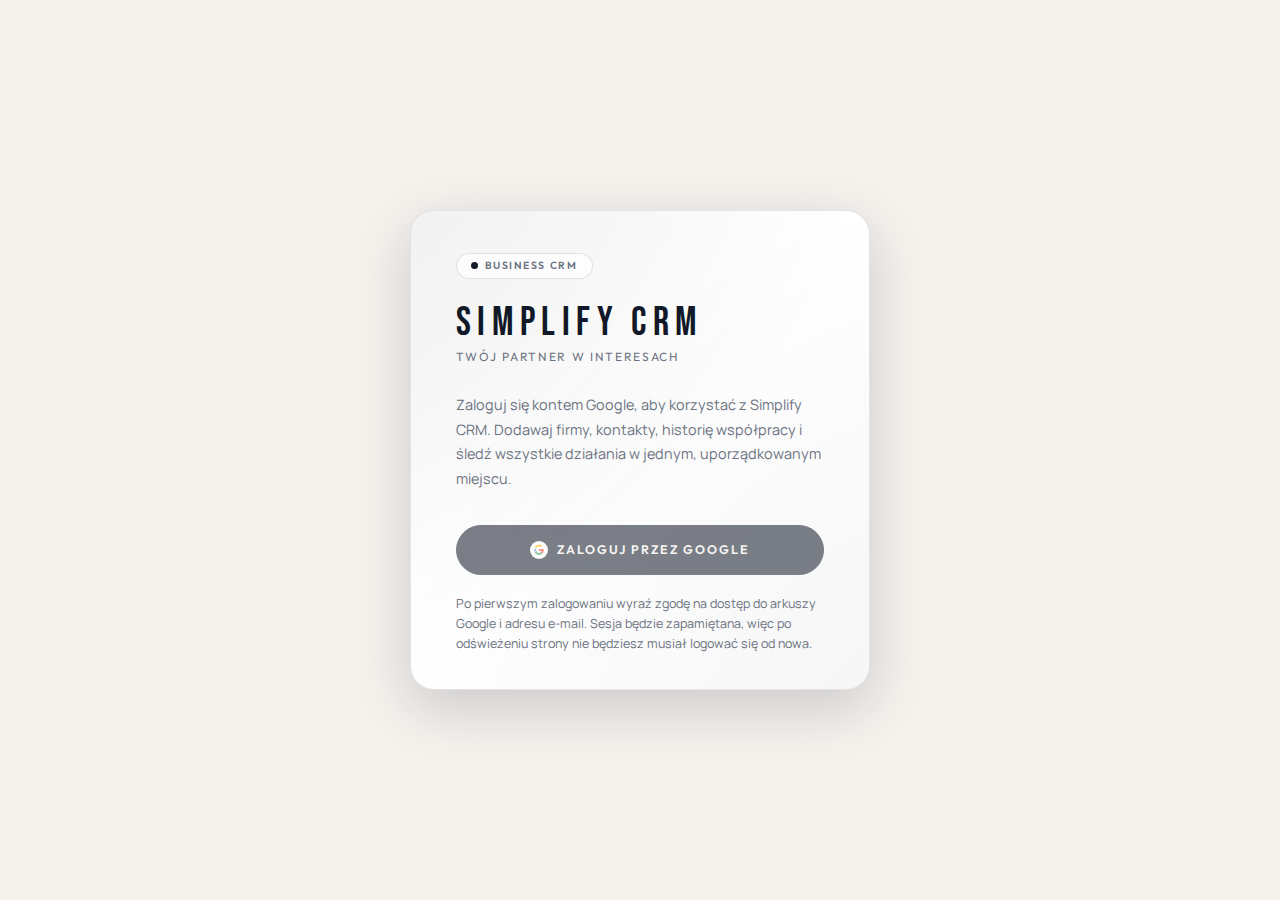
<file: simplify-crm/modules/relationships.html>
<!DOCTYPE html>
<html lang="pl">
<head>
    <meta charset="UTF-8">
    <title>Relacje - Simplify CRM</title>
    <meta name="viewport" content="width=device-width, initial-scale=1.0">

    <!-- FONTS & STYLES --> 
    <style>
        @import url('https://fonts.googleapis.com/css2?family=Manrope:wght@400;500;600;700&family=Bebas+Neue&family=Outfit:wght@400;500;600;700&display=swap');

        :root {
            --bg-primary: #f5f1ed;
            --surface: #ffffff;
            --surface-soft: rgba(255, 255, 255, 0.88);
            --text-primary: #111827;
            --text-secondary: #6b7280;
            --border-subtle: rgba(17, 24, 39, 0.12);
            --border-strong: rgba(17, 24, 39, 0.24);
            --shadow-soft: 0 18px 55px rgba(15, 23, 42, 0.18);
            --shadow-card: 0 10px 30px rgba(15, 23, 42, 0.16);
            --radius-card: 18px;
            --radius-chip: 999px;

            --accent: #2563eb;
            --success: #16a34a;
            --error: #dc2626;
        }

        *, *::before, *::after {
            box-sizing: border-box;
            margin: 0;
            padding: 0;
        }

        body {
            font-family: 'Manrope', sans-serif;
            background: var(--bg-primary);
            color: var(--text-primary);
            min-height: 100vh;
        }

        button {
            font-family: inherit;
        }

        /* HEADER */
        .app-header {
            background: var(--surface);
            border-bottom: 1px solid var(--border-subtle);
            padding: 1.4rem 2rem;
            position: sticky;
            top: 0;
            z-index: 100;
        }

        .app-header-inner {
            max-width: 1200px;
            margin: 0 auto;
            display: flex;
            align-items: center;
            justify-content: space-between;
        }

        .app-header-left {
            display: flex;
            flex-direction: column;
            gap: 0.25rem;
        }

        .app-logo {
            font-family: 'Bebas Neue', sans-serif;
            font-size: 1.9rem;
            letter-spacing: 0.18em;
            text-transform: uppercase;
            cursor: pointer;
            transition: opacity 0.2s ease;
        }

        .app-logo:hover {
            opacity: 0.7;
        }

        .app-logo-subtitle {
            font-family: 'Outfit', sans-serif;
            font-size: 0.7rem;
            text-transform: uppercase;
            letter-spacing: 0.14em;
            color: var(--text-secondary);
        }

        .app-header-right {
            display: flex;
            align-items: center;
            gap: 0.8rem;
        }

        .user-email {
            font-family: 'Outfit', sans-serif;
            font-size: 0.75rem;
            text-transform: uppercase;
            letter-spacing: 0.12em;
            color: var(--text-secondary);
            max-width: 220px;
            overflow: hidden;
            text-overflow: ellipsis;
            white-space: nowrap;
        }

        .logout-btn {
            display: inline-flex;
            align-items: center;
            justify-content: center;
            border-radius: var(--radius-chip);
            border: 1px solid var(--border-strong);
            background: transparent;
            padding: 0.55rem 0.95rem;
            font-family: 'Outfit', sans-serif;
            font-size: 0.7rem;
            text-transform: uppercase;
            letter-spacing: 0.12em;
            font-weight: 600;
            cursor: pointer;
            transition: background 0.18s ease, box-shadow 0.18s ease, transform 0.18s ease, border-color 0.18s ease;
        }

        .logout-btn:hover {
            background: rgba(15,23,42,0.03);
            border-color: var(--text-primary);
            box-shadow: 0 8px 20px rgba(15,23,42,0.16);
            transform: translateY(-1px);
        }

        /* BREADCRUMB */
        .breadcrumb {
            max-width: 1200px;
            margin: 0 auto;
            padding: 1.5rem 2rem 0;
        }

        .back-to-dashboard {
            display: inline-flex;
            align-items: center;
            gap: 0.5rem;
            padding: 0.6rem 1rem;
            border-radius: var(--radius-chip);
            border: 1px solid var(--border-subtle);
            background: transparent;
            font-family: 'Outfit', sans-serif;
            font-size: 0.7rem;
            font-weight: 600;
            text-transform: uppercase;
            letter-spacing: 0.12em;
            cursor: pointer;
            transition: all 0.18s ease;
            text-decoration: none;
            color: var(--text-primary);
        }

        .back-to-dashboard:hover {
            background: rgba(15,23,42,0.03);
            border-color: var(--border-strong);
        }

        /* APP WRAPPER */
        .app-container {
            max-width: 1200px;
            margin: 0 auto;
            padding: 2rem 2rem 3.2rem;
        }

        /* GLOBAL SEARCH */

        .global-search {
            margin-bottom: 1.8rem;
        }

        .search-input-container {
            display: flex;
            align-items: center;
            gap: 0.4rem;
            background: var(--surface);
            border-radius: 999px;
            border: 1px solid var(--border-subtle);
            padding: 0.35rem 0.85rem;
            box-shadow: 0 8px 20px rgba(15,23,42,0.06);
        }

        .search-icon {
            font-size: 1rem;
            opacity: 0.7;
        }

        .search-input-container input {
            flex: 1;
            border: none;
            background: transparent;
            padding: 0.55rem 0.5rem;
            font-size: 0.85rem;
            color: var(--text-primary);
        }

        .search-input-container input:focus {
            outline: none;
        }

        .clear-search-btn {
            border: none;
            background: transparent;
            font-family: 'Outfit', sans-serif;
            font-size: 0.7rem;
            text-transform: uppercase;
            letter-spacing: 0.12em;
            padding: 0.35rem 0.8rem;
            border-radius: 999px;
            cursor: pointer;
            color: var(--text-secondary);
            transition: background 0.18s ease, color 0.18s ease;
        }

        .clear-search-btn:hover {
            background: rgba(15,23,42,0.05);
            color: var(--text-primary);
        }

        .search-hint {
            margin-top: 0.4rem;
            font-size: 0.75rem;
            color: var(--text-secondary);
        }

        /* TABS */

        .tabs {
            display: flex;
            gap: 0.5rem;
            margin-bottom: 2rem;
            border-bottom: 1px solid var(--border-subtle);
        }

        .tab-btn {
            position: relative;
            padding: 0.85rem 1.4rem;
            font-family: 'Outfit', sans-serif;
            font-size: 0.75rem;
            font-weight: 600;
            text-transform: uppercase;
            letter-spacing: 0.12em;
            background: transparent;
            border: none;
            color: var(--text-secondary);
            cursor: pointer;
            transition: color 0.2s ease;
        }

        .tab-btn::after {
            content: '';
            position: absolute;
            bottom: -1px;
            left: 0;
            right: 0;
            height: 2px;
            background: var(--text-primary);
            transform: scaleX(0);
            transition: transform 0.2s ease;
        }

        .tab-btn.active {
            color: var(--text-primary);
        }

        .tab-btn.active::after {
            transform: scaleX(1);
        }

        .tab-btn:hover:not(.active) {
            color: var(--text-primary);
            opacity: 0.7;
        }

        .tab-content {
            display: none;
        }

        .tab-content.active {
            display: block;
        }

        /* SECTION HEADER */

        .section-header {
            display: flex;
            align-items: center;
            justify-content: space-between;
            margin-bottom: 2.2rem;
            gap: 1.5rem;
        }

        .section-header.small {
            margin-bottom: 1.4rem;
        }

        .section-title-block {
            flex: 1;
        }

        .section-title {
            font-family: 'Bebas Neue', sans-serif;
            font-size: 2.1rem;
            letter-spacing: 0.14em;
            text-transform: uppercase;
            margin-bottom: 0.35rem;
        }

        .section-header.small .section-title {
            font-size: 1.6rem;
        }

        .section-underline {
            width: 72px;
            height: 3px;
            background: linear-gradient(90deg, var(--text-primary), transparent);
            margin-bottom: 0.8rem;
        }

        .section-subtitle {
            font-size: 0.82rem;
            line-height: 1.6;
            color: var(--text-secondary);
            max-width: 44rem;
        }

        .toolbar {
            display: flex;
            align-items: center;
            gap: 0.7rem;
        }

        .add-btn {
            display: inline-flex;
            align-items: center;
            gap: 0.5rem;
            padding: 0.72rem 1.25rem;
            border-radius: var(--radius-chip);
            border: 1px solid var(--text-primary);
            background: var(--text-primary);
            color: #f5f1ed;
            font-family: 'Outfit', sans-serif;
            font-size: 0.72rem;
            font-weight: 600;
            letter-spacing: 0.12em;
            text-transform: uppercase;
            cursor: pointer;
            transition: transform 0.18s ease, box-shadow 0.18s ease;
        }

        .add-btn .plus {
            font-size: 1.2rem;
            font-weight: 400;
        }

        .add-btn:hover {
            transform: translateY(-1px);
            box-shadow: 0 10px 24px rgba(15,23,42,0.24);
        }

        /* CARDS */

        .cards-grid {
            display: grid;
            grid-template-columns: repeat(auto-fill, minmax(320px, 1fr));
            gap: 1.3rem;
        }

        .card {
            position: relative;
            background: var(--surface);
            border: 1px solid var(--border-subtle);
            border-radius: var(--radius-card);
            padding: 1.6rem;
            transition: transform 0.2s ease, box-shadow 0.2s ease, border-color 0.2s ease;
        }

        .card.clickable {
            cursor: pointer;
        }

        .card:hover {
            transform: translateY(-3px);
            box-shadow: var(--shadow-card);
            border-color: var(--border-strong);
        }

        .card-header {
            display: flex;
            justify-content: space-between;
            align-items: start;
            margin-bottom: 1rem;
        }

        .card-title {
            font-family: 'Outfit', sans-serif;
            font-size: 1.1rem;
            font-weight: 600;
            letter-spacing: 0.02em;
            color: var(--text-primary);
            margin-bottom: 0.3rem;
        }

        .card-meta {
            font-family: 'Outfit', sans-serif;
            font-size: 0.7rem;
            text-transform: uppercase;
            letter-spacing: 0.1em;
            color: var(--text-secondary);
        }

        .card-actions {
            display: flex;
            gap: 0.4rem;
        }

        .icon-btn {
            width: 32px;
            height: 32px;
            display: inline-flex;
            align-items: center;
            justify-content: center;
            border-radius: 8px;
            border: 1px solid var(--border-subtle);
            background: transparent;
            cursor: pointer;
            font-size: 0.9rem;
            transition: all 0.18s ease;
        }

        .icon-btn:hover {
            background: rgba(15,23,42,0.04);
            border-color: var(--border-strong);
        }

        .icon-btn.delete:hover {
            background: rgba(220,38,38,0.08);
            border-color: var(--error);
            color: var(--error);
        }

        .card-body {
            display: flex;
            flex-direction: column;
            gap: 0.7rem;
        }

        .card-info-row {
            display: flex;
            align-items: center;
            gap: 0.6rem;
            font-size: 0.85rem;
            color: var(--text-secondary);
        }

        .card-info-row .emoji {
            font-size: 1rem;
        }

        .card-badge {
            display: inline-flex;
            align-items: center;
            gap: 0.4rem;
            padding: 0.35rem 0.8rem;
            border-radius: var(--radius-chip);
            background: rgba(15,23,42,0.06);
            font-family: 'Outfit', sans-serif;
            font-size: 0.68rem;
            font-weight: 600;
            text-transform: uppercase;
            letter-spacing: 0.1em;
            color: var(--text-primary);
            margin-top: 0.5rem;
        }

        .card-badge.no-company {
            background: rgba(220, 38, 38, 0.08);
            color: var(--error);
        }

        /* DETAIL VIEW + LAYOUT */

        .detail-view {
            display: none;
        }

        .detail-view.active {
            display: block;
        }

        .back-btn {
            display: inline-flex;
            align-items: center;
            gap: 0.5rem;
            padding: 0.6rem 1rem;
            margin-bottom: 1.5rem;
            border-radius: var(--radius-chip);
            border: 1px solid var(--border-subtle);
            background: transparent;
            font-family: 'Outfit', sans-serif;
            font-size: 0.7rem;
            font-weight: 600;
            text-transform: uppercase;
            letter-spacing: 0.12em;
            cursor: pointer;
            transition: all 0.18s ease;
        }

        .back-btn:hover {
            background: rgba(15,23,42,0.03);
            border-color: var(--border-strong);
        }

        .detail-card {
            background: var(--surface);
            border: 1px solid var(--border-subtle);
            border-radius: var(--radius-card);
            padding: 2rem;
            margin-bottom: 2rem;
        }

        .detail-title {
            font-family: 'Bebas Neue', sans-serif;
            font-size: 2rem;
            letter-spacing: 0.12em;
            text-transform: uppercase;
            margin-bottom: 0.5rem;
        }

        .detail-meta {
            font-family: 'Outfit', sans-serif;
            font-size: 0.75rem;
            text-transform: uppercase;
            letter-spacing: 0.12em;
            color: var(--text-secondary);
            margin-bottom: 1.5rem;
        }

        .detail-info {
            display: flex;
            flex-direction: column;
            gap: 1rem;
        }

        .detail-info-row {
            display: flex;
            align-items: flex-start;
            gap: 1rem;
        }

        .detail-info-label {
            font-family: 'Outfit', sans-serif;
            font-size: 0.7rem;
            text-transform: uppercase;
            letter-spacing: 0.12em;
            font-weight: 600;
            color: var(--text-secondary);
            min-width: 120px;
        }

        .detail-info-value {
            font-size: 0.9rem;
            color: var(--text-primary);
        }

        .detail-info-value a {
            color: var(--accent);
            text-decoration: none;
        }

        .detail-info-value a:hover {
            text-decoration: underline;
        }

        .detail-layout {
            display: flex;
            align-items: flex-start;
            gap: 1.5rem;
        }

        .detail-column-left {
            flex: 0 0 40%;
            min-width: 0;
        }

        .detail-column-right {
            flex: 1;
            min-width: 0;
        }

        .detail-list {
            display: flex;
            flex-direction: column;
            gap: 0.9rem;
            max-height: 420px;
            overflow-y: auto;
            padding-right: 0.3rem;
        }

        .detail-list .card {
            padding: 1.1rem 1.3rem;
        }

        .detail-list .card-title {
            font-size: 1rem;
        }

        /* HISTORY */

        .history-header {
            display: flex;
            align-items: center;
            justify-content: space-between;
            margin-bottom: 1rem;
            gap: 1rem;
        }

        .history-title {
            font-family: 'Bebas Neue', sans-serif;
            font-size: 1.7rem;
            letter-spacing: 0.12em;
            text-transform: uppercase;
        }

        .history-controls {
            display: flex;
            align-items: center;
            gap: 0.7rem;
        }

        .history-tabs {
            display: inline-flex;
            border-radius: 999px;
            background: rgba(15,23,42,0.04);
            padding: 0.2rem;
        }

        .history-tab-btn {
            border: none;
            background: transparent;
            border-radius: 999px;
            padding: 0.35rem 0.9rem;
            font-family: 'Outfit', sans-serif;
            font-size: 0.7rem;
            font-weight: 600;
            text-transform: uppercase;
            letter-spacing: 0.12em;
            cursor: pointer;
            color: var(--text-secondary);
        }

        .history-tab-btn.active {
            background: #ffffff;
            color: var(--text-primary);
            box-shadow: 0 4px 10px rgba(15,23,42,0.12);
        }

        .history-add-btn {
            padding-inline: 1rem;
        }

        .history-list {
            display: flex;
            flex-direction: column;
            gap: 0.75rem;
            max-height: 460px;
            overflow-y: auto;
        }

        .history-item {
            background: var(--surface);
            border-radius: 12px;
            border: 1px solid var(--border-subtle);
            padding: 0.8rem 1rem;
        }

        .history-item.note {
            border-left: 3px solid var(--accent);
        }

        .history-item.event {
            border-left: 3px solid var(--text-secondary);
        }

        .history-item-header {
            display: flex;
            justify-content: space-between;
            align-items: center;
            margin-bottom: 0.35rem;
        }

        .history-item-type {
            font-family: 'Outfit', sans-serif;
            font-size: 0.65rem;
            font-weight: 700;
            text-transform: uppercase;
            letter-spacing: 0.16em;
            color: var(--text-secondary);
        }

        .history-item-meta {
            font-size: 0.72rem;
            color: var(--text-secondary);
        }

        .history-item-body {
            font-size: 0.9rem;
            line-height: 1.5;
            white-space: pre-wrap;
        }

        .empty-state {
            text-align: center;
            padding: 5rem 2rem;
            color: var(--text-secondary);
        }

        .empty-state.small {
            padding: 2.2rem 1.4rem;
        }

        .empty-state svg {
            width: 80px;
            height: 80px;
            margin-bottom: 1.5rem;
            opacity: 0.3;
        }

        .empty-state h3 {
            font-family: 'Outfit', sans-serif;
            font-size: 1.1rem;
            text-transform: uppercase;
            letter-spacing: 0.12em;
            margin-bottom: 0.6rem;
        }

        .empty-state p {
            font-size: 0.85rem;
            line-height: 1.6;
        }

        /* MODAL */

        .modal {
            display: none;
            position: fixed;
            inset: 0;
            background: rgba(15,23,42,0.55);
            backdrop-filter: blur(4px);
            z-index: 1000;
            align-items: center;
            justify-content: center;
            padding: 1.5rem;
        }

        .modal.active {
            display: flex;
        }

        .modal-content {
            position: relative;
            width: 100%;
            max-width: 520px;
            background: var(--surface);
            border-radius: var(--radius-card);
            border: 1px solid var(--border-subtle);
            padding: 2rem;
            box-shadow: var(--shadow-soft);
            max-height: 90vh;
            overflow-y: auto;
        }

        .modal-header {
            display: flex;
            justify-content: space-between;
            align-items: center;
            margin-bottom: 1.8rem;
        }

        .modal-header h2 {
            font-family: 'Bebas Neue', sans-serif;
            font-size: 1.8rem;
            letter-spacing: 0.14em;
            text-transform: uppercase;
        }

        .close-btn {
            width: 32px;
            height: 32px;
            display: inline-flex;
            align-items: center;
            justify-content: center;
            border-radius: 8px;
            border: 1px solid var(--border-subtle);
            background: transparent;
            cursor: pointer;
            font-size: 1.3rem;
            line-height: 1;
            transition: all 0.18s ease;
        }

        .close-btn:hover {
            background: rgba(15,23,42,0.04);
            border-color: var(--border-strong);
        }

        .form-group {
            margin-bottom: 1.4rem;
        }

        .form-group label {
            display: block;
            margin-bottom: 0.5rem;
            font-family: 'Outfit', sans-serif;
            font-size: 0.7rem;
            text-transform: uppercase;
            letter-spacing: 0.12em;
            font-weight: 600;
            color: var(--text-secondary);
        }

        .form-group label .optional {
            font-weight: 400;
            opacity: 0.6;
        }

        .form-group input,
        .form-group textarea,
        .form-group select {
            width: 100%;
            padding: 0.85rem 1.1rem;
            border: 1px solid var(--border-subtle);
            border-radius: 12px;
            background: var(--surface);
            font-family: 'Manrope', sans-serif;
            font-size: 0.9rem;
            color: var(--text-primary);
            transition: border-color 0.18s ease, box-shadow 0.18s ease;
        }

        .form-group textarea {
            min-height: 100px;
            resize: vertical;
        }

        .form-group input:focus,
        .form-group textarea:focus,
        .form-group select:focus {
            outline: none;
            border-color: var(--text-primary);
            box-shadow: 0 0 0 3px rgba(15,23,42,0.08);
        }

        .modal-actions {
            display: flex;
            gap: 0.8rem;
            margin-top: 2rem;
        }

        .btn {
            flex: 1;
            padding: 0.85rem 1.4rem;
            border-radius: var(--radius-chip);
            font-family: 'Outfit', sans-serif;
            font-size: 0.72rem;
            font-weight: 600;
            text-transform: uppercase;
            letter-spacing: 0.12em;
            cursor: pointer;
            transition: all 0.18s ease;
        }

        .btn-primary {
            border: 1px solid var(--text-primary);
            background: var(--text-primary);
            color: #f5f1ed;
        }

        .btn-primary:hover {
            transform: translateY(-1px);
            box-shadow: 0 10px 24px rgba(15,23,42,0.24);
        }

        .btn-secondary {
            border: 1px solid var(--border-strong);
            background: transparent;
            color: var(--text-primary);
        }

        .btn-secondary:hover {
            background: rgba(15,23,42,0.03);
            border-color: var(--text-primary);
        }

        /* COMPANY PICKER */

        .company-picker {
            position: relative;
        }

        .company-suggestions {
            position: absolute;
            top: 100%;
            left: 0;
            right: 0;
            margin-top: 0.25rem;
            background: var(--surface);
            border-radius: 12px;
            border: 1px solid var(--border-subtle);
            box-shadow: 0 18px 40px rgba(15,23,42,0.22);
            max-height: 220px;
            overflow-y: auto;
            z-index: 1500;
            display: none;
        }

        .company-suggestions.visible {
            display: block;
        }

        .company-suggestion-item {
            padding: 0.55rem 0.9rem;
            display: flex;
            align-items: center;
            justify-content: space-between;
            font-size: 0.85rem;
            cursor: pointer;
        }

        .company-suggestion-item:hover {
            background: rgba(15,23,42,0.04);
        }

        .company-suggestion-item .suggestion-meta {
            font-size: 0.7rem;
            color: var(--text-secondary);
            margin-left: 0.75rem;
        }

        .company-suggestion-new {
            font-weight: 600;
        }

        /* LOADING */

        .loading {
            text-align: center;
            padding: 4rem 2rem;
        }

        .spinner {
            width: 48px;
            height: 48px;
            border: 3px solid var(--border-subtle);
            border-top-color: var(--text-primary);
            border-radius: 50%;
            animation: spin 0.9s linear infinite;
            margin: 0 auto 1.2rem;
        }

        @keyframes spin {
            to { transform: rotate(360deg); }
        }

        .loading p {
            font-family: 'Outfit', sans-serif;
            font-size: 0.75rem;
            text-transform: uppercase;
            letter-spacing: 0.12em;
            color: var(--text-secondary);
        }

        /* STATUS MESSAGE */

        .status-message {
            position: fixed;
            top: 1.4rem;
            right: 1.4rem;
            padding: 0.85rem 1.1rem;
            border-radius: 12px;
            background: #ffffff;
            border: 1px solid rgba(15,23,42,0.16);
            box-shadow: 0 18px 40px rgba(15,23,42,0.22);
            font-family: 'Outfit', sans-serif;
            font-size: 0.72rem;
            text-transform: uppercase;
            letter-spacing: 0.12em;
            color: var(--text-primary);
            display: inline-flex;
            align-items: center;
            gap: 0.55rem;
            z-index: 2000;
            animation: slideInRight 0.3s ease-out;
        }

        .status-message::before {
            content: '';
            width: 8px;
            height: 8px;
            border-radius: 999px;
            background: var(--text-primary);
        }

        .status-message.success::before {
            background: var(--success);
        }

        .status-message.error::before {
            background: var(--error);
        }

        @keyframes slideInRight {
            from {
                opacity: 0;
                transform: translateX(16px);
            }
            to {
                opacity: 1;
                transform: translateX(0);
            }
        }

        /* VIEW SWITCHER */
        .view-switcher {
            display: flex;
            gap: 0.5rem;
            align-items: center;
            padding: 0.3rem;
            background: rgba(17, 24, 39, 0.06);
            border-radius: var(--radius-chip);
        }

        .view-btn {
            display: inline-flex;
            align-items: center;
            justify-content: center;
            width: 36px;
            height: 36px;
            border-radius: 8px;
            border: none;
            background: transparent;
            color: var(--text-secondary);
            cursor: pointer;
            transition: all 0.2s ease;
        }

        .view-btn:hover {
            background: rgba(17, 24, 39, 0.08);
            color: var(--text-primary);
        }

        .view-btn.active {
            background: var(--surface);
            color: var(--text-primary);
            box-shadow: 0 2px 8px rgba(15, 23, 42, 0.12);
        }

        .view-btn svg {
            width: 18px;
            height: 18px;
        }

        /* LIST VIEW */
        .list-view {
            background: var(--surface);
            border: 1px solid var(--border-subtle);
            border-radius: var(--radius-card);
            overflow: hidden;
        }

        .list-view-table {
            width: 100%;
            border-collapse: collapse;
        }

        .list-view-table thead {
            background: rgba(17, 24, 39, 0.04);
        }

        .list-view-table th {
            padding: 1rem 1.2rem;
            text-align: left;
            font-family: 'Outfit', sans-serif;
            font-size: 0.7rem;
            font-weight: 600;
            text-transform: uppercase;
            letter-spacing: 0.12em;
            color: var(--text-secondary);
            border-bottom: 1px solid var(--border-subtle);
        }

        .list-view-table td {
            padding: 1rem 1.2rem;
            font-size: 0.85rem;
            border-bottom: 1px solid var(--border-subtle);
            color: var(--text-primary);
        }

        .list-view-table tbody tr {
            transition: background 0.15s ease;
        }

        .list-view-table tbody tr:hover {
            background: rgba(17, 24, 39, 0.02);
            cursor: pointer;
        }

        .list-view-table tbody tr:last-child td {
            border-bottom: none;
        }

        .list-view-table .actions-cell {
            display: flex;
            gap: 0.4rem;
            align-items: center;
        }

        .list-view-table .actions-cell button {
            padding: 0.4rem 0.6rem;
            font-size: 0.8rem;
        }

        /* RESPONSIVE */

        @media (max-width: 900px) {
            .detail-layout {
                flex-direction: column;
            }

            .detail-column-left,
            .detail-column-right {
                flex: 1 1 auto;
                max-height: none;
            }
        }

        @media (max-width: 768px) {
            .app-container {
                padding: 2.2rem 1.4rem 2.6rem;
            }

            .app-header-inner {
                flex-direction: column;
                align-items: flex-start;
                gap: 0.9rem;
            }

            .app-header-right {
                width: 100%;
                justify-content: space-between;
            }

            .section-header {
                flex-direction: column;
                align-items: flex-start;
            }

            .toolbar {
                width: 100%;
            }

            .cards-grid {
                grid-template-columns: 1fr;
            }

            .modal-content {
                padding: 1.7rem 1.4rem 1.5rem;
                border-radius: 18px;
            }

            .tab-btn {
                padding: 0.7rem 1rem;
                font-size: 0.7rem;
            }

            .history-header {
                flex-direction: column;
                align-items: flex-start;
            }
        }

        @media (max-width: 480px) {
            .app-container {
                padding: 2rem 1.1rem 2.4rem;
            }

            .history-controls {
                flex-direction: column-reverse;
                align-items: flex-start;
                width: 100%;
            }
        }
    </style>
</head>
<body>
    <!-- HEADER -->
    <header class="app-header">
        <div class="app-header-inner">
            <div class="app-header-left">
                <div class="app-logo" onclick="window.location.href='../index.html'">Simplify CRM</div>
                <div class="app-logo-subtitle">Moduł: Relacje</div>
            </div>
            <div class="app-header-right">
                <span class="user-email" id="userEmail"></span>
                <button id="logoutBtn" class="logout-btn">Wyloguj</button>
            </div>
        </div>
    </header>

    <!-- BREADCRUMB -->
    <div class="breadcrumb">
        <a href="../index.html" class="back-to-dashboard">
            <span>←</span>
            <span>Powrót do Dashboard</span>
        </a>
    </div>

    <!-- APP -->
    <div class="app-container">
        <!-- GLOBAL SEARCH -->
        <div class="global-search">
            <div class="search-input-container">
                <span class="search-icon">🔍</span>
                <input id="globalSearchInput" type="text" placeholder="Szukaj w firmach i kontaktach..." autocomplete="off">
                <button id="clearSearchBtn" type="button" class="clear-search-btn">Wyczyść</button>
            </div>
            <p class="search-hint">
                Szukaj po nazwie firmy, osobie, stanowisku, e-mailu, telefonie, branży, mieście itd.
            </p>
        </div>

        <!-- TABS -->
        <div class="tabs">
            <button class="tab-btn active" data-tab="contacts">Kontakty</button>
            <button class="tab-btn" data-tab="companies">Firmy</button>
        </div>

        <!-- TAB: CONTACTS -->
        <div id="contactsTab" class="tab-content active">
            <!-- LIST VIEW -->
            <div id="contactsListView">
                <div class="section-header">
                    <div class="section-title-block">
                        <h1 class="section-title">Kontakty</h1>
                        <div class="section-underline"></div>
                        <p class="section-subtitle">
                            Zarządzaj wszystkimi osobami kontaktowymi. Kontakty mogą być przypisane do firm lub istnieć niezależnie.
                        </p>
                    </div>
                    <div class="toolbar">
                        <div class="view-switcher">
                            <button class="view-btn active" data-view="grid" title="Widok kafelków" onclick="switchContactsView('grid')">
                                <svg viewBox="0 0 24 24" fill="none" stroke="currentColor" stroke-width="2">
                                    <rect x="3" y="3" width="7" height="7" stroke-linecap="round" stroke-linejoin="round"/>
                                    <rect x="14" y="3" width="7" height="7" stroke-linecap="round" stroke-linejoin="round"/>
                                    <rect x="14" y="14" width="7" height="7" stroke-linecap="round" stroke-linejoin="round"/>
                                    <rect x="3" y="14" width="7" height="7" stroke-linecap="round" stroke-linejoin="round"/>
                                </svg>
                            </button>
                            <button class="view-btn" data-view="list" title="Widok listy" onclick="switchContactsView('list')">
                                <svg viewBox="0 0 24 24" fill="none" stroke="currentColor" stroke-width="2">
                                    <line x1="8" y1="6" x2="21" y2="6" stroke-linecap="round"/>
                                    <line x1="8" y1="12" x2="21" y2="12" stroke-linecap="round"/>
                                    <line x1="8" y1="18" x2="21" y2="18" stroke-linecap="round"/>
                                    <line x1="3" y1="6" x2="3.01" y2="6" stroke-linecap="round"/>
                                    <line x1="3" y1="12" x2="3.01" y2="12" stroke-linecap="round"/>
                                    <line x1="3" y1="18" x2="3.01" y2="18" stroke-linecap="round"/>
                                </svg>
                            </button>
                        </div>
                        <button id="addContactBtn" class="add-btn">
                            <span class="plus">+</span>
                            <span>Dodaj kontakt</span>
                        </button>
                    </div>
                </div>

                <div id="contactsLoading" class="loading" style="display: none;">
                    <div class="spinner"></div>
                    <p>Ładowanie kontaktów...</p>
                </div>

                <div id="contactsEmpty" class="empty-state" style="display: none;">
                    <svg viewBox="0 0 24 24" fill="none" stroke="currentColor">
                        <path stroke-linecap="round" stroke-linejoin="round" stroke-width="2"
                        d="M17 20h5v-2a3 3 0 00-5.356-1.857M17 20H7m10 0v-2c0-.656-.126-1.283-.356-1.857M7 20H2v-2a3 3 0 015.356-1.857M7 20v-2c0-.656.126-1.283.356-1.857m0 0a5.002 5.002 0 019.288 0M15 7a3 3 0 11-6 0 3 3 0 016 0zm6 3a2 2 0 11-4 0 2 2 0 014 0zM7 10a2 2 0 11-4 0 2 2 0 014 0z"/>
                    </svg>
                    <h3>Brak kontaktów</h3>
                    <p>Dodaj pierwszy kontakt, aby rozpocząć pracę w CRM.</p>
                </div>

                <div id="contactsGrid" class="cards-grid"></div>
                <div id="contactsList" class="list-view" style="display: none;"></div>
            </div>

            <!-- CONTACT DETAIL VIEW -->
            <div id="contactDetailView" class="detail-view">
                <button id="backToContactsBtn" class="back-btn">
                    <span>←</span>
                    <span>Powrót do listy kontaktów</span>
                </button>

                <div class="detail-card">
                    <div id="contactDetailContent"></div>
                </div>

                <div class="detail-layout">
                    <!-- LEFT: COMPANY OF CONTACT -->
                    <div class="detail-column-left">
                        <div class="section-header small">
                            <div class="section-title-block">
                                <h1 class="section-title">Firma kontaktu</h1>
                                <div class="section-underline"></div>
                            </div>
                        </div>

                        <div id="contactCompanyEmpty" class="empty-state small" style="display: none;">
                            <h3>Brak firmy</h3>
                            <p>Ten kontakt nie jest jeszcze przypisany do firmy.</p>
                        </div>

                        <div id="contactCompanyCardContainer" class="detail-list"></div>
                    </div>

                    <!-- RIGHT: CONTACT HISTORY -->
                    <div class="detail-column-right">
                        <div class="history-header">
                            <div>
                                <h2 class="history-title">Historia kontaktu</h2>
                            </div>
                            <div class="history-controls">
                                <div class="history-tabs">
                                    <button class="history-tab-btn active" data-entity="contact" data-scope="notes">Notatki</button>
                                    <button class="history-tab-btn" data-entity="contact" data-scope="full">Full stream</button>
                                </div>
                                <button id="addContactNoteBtn" class="add-btn history-add-btn">
                                    <span class="plus">+</span>
                                    <span>Dodaj notatkę</span>
                                </button>
                            </div>
                        </div>

                        <div id="contactHistoryEmpty" class="empty-state small" style="display:none;">
                            <h3>Brak historii</h3>
                            <p>Nie dodano jeszcze żadnych notatek ani zdarzeń dla tego kontaktu.</p>
                        </div>
                        <div id="contactHistoryList" class="history-list"></div>
                    </div>
                </div>
            </div>
        </div>

        <!-- TAB: COMPANIES -->
        <div id="companiesTab" class="tab-content">
            <!-- COMPANY LIST VIEW -->
            <div id="companiesListView">
                <div class="section-header">
                    <div class="section-title-block">
                        <h1 class="section-title">Firmy</h1>
                        <div class="section-underline"></div>
                        <p class="section-subtitle">
                            Zarządzaj listą firm, z którymi współpracujesz. Każda firma może mieć przypisanych wielu kontaktów oraz historię współpracy.
                        </p>
                    </div>
                    <div class="toolbar">
                        <div class="view-switcher">
                            <button class="view-btn active" data-view="grid" title="Widok kafelków" onclick="switchCompaniesView('grid')">
                                <svg viewBox="0 0 24 24" fill="none" stroke="currentColor" stroke-width="2">
                                    <rect x="3" y="3" width="7" height="7" stroke-linecap="round" stroke-linejoin="round"/>
                                    <rect x="14" y="3" width="7" height="7" stroke-linecap="round" stroke-linejoin="round"/>
                                    <rect x="14" y="14" width="7" height="7" stroke-linecap="round" stroke-linejoin="round"/>
                                    <rect x="3" y="14" width="7" height="7" stroke-linecap="round" stroke-linejoin="round"/>
                                </svg>
                            </button>
                            <button class="view-btn" data-view="list" title="Widok listy" onclick="switchCompaniesView('list')">
                                <svg viewBox="0 0 24 24" fill="none" stroke="currentColor" stroke-width="2">
                                    <line x1="8" y1="6" x2="21" y2="6" stroke-linecap="round"/>
                                    <line x1="8" y1="12" x2="21" y2="12" stroke-linecap="round"/>
                                    <line x1="8" y1="18" x2="21" y2="18" stroke-linecap="round"/>
                                    <line x1="3" y1="6" x2="3.01" y2="6" stroke-linecap="round"/>
                                    <line x1="3" y1="12" x2="3.01" y2="12" stroke-linecap="round"/>
                                    <line x1="3" y1="18" x2="3.01" y2="18" stroke-linecap="round"/>
                                </svg>
                            </button>
                        </div>
                        <button id="addCompanyBtn" class="add-btn">
                            <span class="plus">+</span>
                            <span>Dodaj firmę</span>
                        </button>
                    </div>
                </div>

                <div id="companiesLoading" class="loading" style="display: none;">
                    <div class="spinner"></div>
                    <p>Ładowanie firm...</p>
                </div>

                <div id="companiesEmpty" class="empty-state" style="display: none;">
                    <svg viewBox="0 0 24 24" fill="none" stroke="currentColor">
                        <path stroke-linecap="round" stroke-linejoin="round" stroke-width="2"
                        d="M19 21V5a2 2 0 00-2-2H7a2 2 0 00-2 2v16m14 0h2m-2 0h-5m-9 0H3m2 0h5M9 7h1m-1 4h1m4-4h1m-1 4h1m-5 10v-5a1 1 0 011-1h2a1 1 0 011 1v5m-4 0h4"/>
                    </svg>
                    <h3>Brak firm</h3>
                    <p>Dodaj pierwszą firmę, aby rozpocząć pracę w CRM.</p>
                </div>

                <div id="companiesGrid" class="cards-grid"></div>
                <div id="companiesList" class="list-view" style="display: none;"></div>
            </div>

            <!-- COMPANY DETAIL VIEW -->
            <div id="companyDetailView" class="detail-view">
                <button id="backToCompaniesBtn" class="back-btn">
                    <span>←</span>
                    <span>Powrót do listy firm</span>
                </button>

                <div class="detail-card">
                    <div id="companyDetailContent"></div>
                </div>

                <div class="detail-layout">
                    <!-- LEFT: CONTACTS IN COMPANY -->
                    <div class="detail-column-left">
                        <div class="section-header small">
                            <div class="section-title-block">
                                <h1 class="section-title">Kontakty w firmie</h1>
                                <div class="section-underline"></div>
                            </div>
                            <div class="toolbar">
                                <button id="addCompanyContactBtn" class="add-btn">
                                    <span class="plus">+</span>
                                    <span>Dodaj kontakt</span>
                                </button>
                            </div>
                        </div>

                        <div id="companyContactsEmpty" class="empty-state small" style="display: none;">
                            <svg viewBox="0 0 24 24" fill="none" stroke="currentColor">
                                <path stroke-linecap="round" stroke-linejoin="round" stroke-width="2"
                                d="M17 20h5v-2a3 3 0 00-5.356-1.857M17 20H7m10 0v-2c0-.656-.126-1.283-.356-1.857M7 20H2v-2a3 3 0 015.356-1.857M7 20v-2c0-.656.126-1.283.356-1.857m0 0a5.002 5.002 0 019.288 0M15 7a3 3 0 11-6 0 3 3 0 016 0zm6 3a2 2 0 11-4 0 2 2 0 014 0zM7 10a2 2 0 11-4 0 2 2 0 014 0z"/>
                            </svg>
                            <h3>Brak kontaktów</h3>
                            <p>Dodaj pierwszy kontakt dla tej firmy.</p>
                        </div>

                        <div id="companyContactsList" class="detail-list"></div>
                    </div>

                    <!-- RIGHT: COMPANY HISTORY -->
                    <div class="detail-column-right">
                        <div class="history-header">
                            <div>
                                <h2 class="history-title">Historia klienta</h2>
                            </div>
                            <div class="history-controls">
                                <div class="history-tabs">
                                    <button class="history-tab-btn active" data-entity="company" data-scope="notes">Notatki</button>
                                    <button class="history-tab-btn" data-entity="company" data-scope="full">Full stream</button>
                                </div>
                                <button id="addCompanyNoteBtn" class="add-btn history-add-btn">
                                    <span class="plus">+</span>
                                    <span>Dodaj notatkę</span>
                                </button>
                            </div>
                        </div>

                        <div id="companyHistoryEmpty" class="empty-state small" style="display:none;">
                            <h3>Brak historii</h3>
                            <p>Nie dodano jeszcze żadnych notatek ani zdarzeń dla tej firmy.</p>
                        </div>
                        <div id="companyHistoryList" class="history-list"></div>
                    </div>
                </div>
            </div>
        </div>
    </div>

    <!-- MODAL: ADD/EDIT COMPANY -->
    <div id="companyModal" class="modal">
        <div class="modal-content">
            <div class="modal-header">
                <h2 id="companyModalTitle">Dodaj firmę</h2>
                <button class="close-btn" id="closeCompanyModalBtn">&times;</button>
            </div>
            <form id="companyForm">
                <div class="form-group">
                    <label for="companyName">Nazwa firmy *</label>
                    <input type="text" id="companyName" required>
                </div>
                <div class="form-group">
                    <label for="companyIndustry">Branża <span class="optional">(opcjonalnie)</span></label>
                    <input type="text" id="companyIndustry" placeholder="np. IT, Marketing, Finanse">
                </div>
                <div class="form-group">
                    <label for="companyWebsite">Strona WWW <span class="optional">(opcjonalnie)</span></label>
                    <input type="url" id="companyWebsite" placeholder="np. https://twojafirma.pl">
                </div>
                <div class="form-group">
                    <label for="companyPhone">Telefon firmowy <span class="optional">(opcjonalnie)</span></label>
                    <input type="tel" id="companyPhone" placeholder="np. +48 123 456 789">
                </div>
                <div class="form-group">
                    <label for="companyCity">Miasto <span class="optional">(opcjonalnie)</span></label>
                    <input type="text" id="companyCity" placeholder="np. Warszawa">
                </div>
                <div class="form-group">
                    <label for="companyCountry">Kraj <span class="optional">(opcjonalnie)</span></label>
                    <input type="text" id="companyCountry" placeholder="np. Polska">
                </div>
                <div class="form-group">
                    <label for="companyDomain">Domena <span class="optional">(opcjonalnie)</span></label>
                    <input type="text" id="companyDomain" placeholder="np. techcorp.pl">
                    <small style="display: block; margin-top: 0.4rem; font-size: 0.75rem; color: var(--text-secondary); line-height: 1.5;">
                        💡 Służy do automatycznego przypisywania kontaktów po domenie email
                    </small>
                </div>
                <div class="form-group">
                    <label for="companyNotes">Notatki <span class="optional">(opcjonalnie)</span></label>
                    <textarea id="companyNotes" placeholder="Dodatkowe informacje o firmie"></textarea>
                </div>
                <div class="modal-actions">
                    <button type="button" class="btn btn-secondary" id="cancelCompanyBtn">Anuluj</button>
                    <button type="submit" class="btn btn-primary">Zapisz</button>
                </div>
            </form>
        </div>
    </div>

    <!-- MODAL: ADD/EDIT CONTACT -->
    <div id="contactModal" class="modal">
        <div class="modal-content">
            <div class="modal-header">
                <h2 id="contactModalTitle">Dodaj kontakt</h2>
                <button class="close-btn" id="closeContactModalBtn">&times;</button>
            </div>
            <form id="contactForm">
                <div class="form-group">
                    <label for="contactName">Imię i nazwisko *</label>
                    <input type="text" id="contactName" required>
                </div>
                <div class="form-group">
                    <label for="contactEmail">Email <span class="optional">(opcjonalnie)</span></label>
                    <input type="email" id="contactEmail" placeholder="np. jan@techcorp.pl">
                </div>
                <div class="form-group">
                    <label for="contactCompanyInput">Firma <span class="optional">(opcjonalnie)</span></label>
                    <div class="company-picker">
                        <input type="text" id="contactCompanyInput" placeholder="Zacznij pisać nazwę firmy...">
                        <input type="hidden" id="contactCompanyId">
                        <div id="companySuggestions" class="company-suggestions"></div>
                    </div>
                </div>
                <div class="form-group">
                    <label for="contactPosition">Stanowisko <span class="optional">(opcjonalnie)</span></label>
                    <input type="text" id="contactPosition" placeholder="np. CEO, Marketing Manager">
                </div>
                <div class="form-group">
                    <label for="contactPhone">Telefon <span class="optional">(opcjonalnie)</span></label>
                    <input type="tel" id="contactPhone">
                </div>
                <div class="modal-actions">
                    <button type="button" class="btn btn-secondary" id="cancelContactBtn">Anuluj</button>
                    <button type="submit" class="btn btn-primary">Zapisz</button>
                </div>
            </form>
        </div>
    </div>

    <!-- MODAL: ADD NOTE -->
    <div id="noteModal" class="modal">
        <div class="modal-content">
            <div class="modal-header">
                <h2 id="noteModalTitle">Dodaj notatkę</h2>
                <button class="close-btn" id="closeNoteModalBtn">&times;</button>
            </div>
            <form id="noteForm">
                <input type="hidden" id="noteEntityType">
                <input type="hidden" id="noteEntityId">
                <div class="form-group">
                    <label for="noteContent">Treść notatki *</label>
                    <textarea id="noteContent" required placeholder="Wpisz notatkę dotyczącą tej firmy / kontaktu..."></textarea>
                </div>
                <div class="modal-actions">
                    <button type="button" class="btn btn-secondary" id="cancelNoteBtn">Anuluj</button>
                    <button type="submit" class="btn btn-primary">Zapisz notatkę</button>
                </div>
            </form>
        </div>
    </div>

    <!-- MODAL: DUPLICATE WARNING -->
    <div id="duplicateModal" class="modal">
        <div class="modal-content">
            <div class="modal-header">
                <h2>⚠️ Możliwy duplikat</h2>
                <button class="close-btn" onclick="closeDuplicateModal()">&times;</button>
            </div>
            <div id="duplicateContent" style="margin: 1.5rem 0; line-height: 1.7;"></div>
            <div class="modal-actions">
                <button type="button" class="btn btn-secondary" id="backToEditBtn">Wróć do edycji</button>
                <button type="button" class="btn btn-primary" id="saveAnywayBtn">Zapisz mimo to</button>
            </div>
        </div>
    </div>

    <!-- Google APIs -->
    <script src="https://apis.google.com/js/api.js" async defer></script>
    <script src="https://accounts.google.com/gsi/client" async defer></script>

    <!-- CRM LOGIC -->
    <script type="module">
        import { CONFIG } from '../shared/config.js';
        import { AuthService } from '../shared/auth.js';
        import { DataService } from '../shared/data-service.js';

        // ============= AUTH GUARD =============
        if (!AuthService.requireAuth()) {
            throw new Error('Unauthorized - redirecting to login');
        }

        // ============= VARIABLES =============
        let companies = [];
        let contacts = [];
        let companyHistory = [];
        let contactHistory = [];

        let editingCompanyIndex = null;
        let editingContactIndex = null;
        let currentCompanyId = null;
        let currentContactId = null;
        let currentSearchTerm = '';

        let currentCompanyHistoryScope = 'notes';
        let currentContactHistoryScope = 'notes';

        let companyInputEl = null;
        let companyIdEl = null;
        let companySuggestionsEl = null;

        let noteEntityTypeEl = null;
        let noteEntityIdEl = null;
        let noteContentEl = null;

        let contactsViewMode = 'grid';
        let companiesViewMode = 'grid';

        // ============= INIT =============
        async function init() {
            try {
                // Set user email in header
                const email = AuthService.getUserEmail();
                if (email) {
                    document.getElementById('userEmail').textContent = email;
                }

                // Initialize GAPI
                await initializeGAPI();

                // Set token
                AuthService.setGAPIToken();

                // Load data
                await loadData();

                console.log('✓ Relationships module initialized');

            } catch (error) {
                console.error('Błąd inicjalizacji modułu:', error);
                alert('Wystąpił błąd podczas ładowania danych. Sprawdź konsolę.');
            }
        }

        // ============= GAPI INIT =============
        async function initializeGAPI() {
            return new Promise((resolve, reject) => {
                if (typeof gapi === 'undefined') {
                    reject(new Error('GAPI nie jest załadowane'));
                    return;
                }

                gapi.load('client', async () => {
                    try {
                        await gapi.client.init({
                            apiKey: '',
                            discoveryDocs: CONFIG.API.DISCOVERY_DOCS,
                        });
                        console.log('✓ GAPI initialized');
                        resolve();
                    } catch (error) {
                        reject(error);
                    }
                });
            });
        }

        // ============= DATA LOADING =============
        async function loadData() {
            await Promise.all([loadCompanies(), loadContacts()]);
            await Promise.all([loadCompanyHistory(), loadContactHistory()]);
        }

        async function loadCompanies() {
            const loading = document.getElementById('companiesLoading');
            const grid = document.getElementById('companiesGrid');
            const empty = document.getElementById('companiesEmpty');

            loading.style.display = 'block';
            grid.innerHTML = '';
            empty.style.display = 'none';

            try {
                companies = await DataService.loadCompanies();
                renderCompanies();
            } catch (err) {
                console.error('Błąd ładowania firm:', err);
                showStatus('Błąd ładowania firm (sprawdź arkusz "Firmy")', 'error');
                empty.style.display = 'block';
            } finally {
                loading.style.display = 'none';
            }
        }

        async function loadContacts() {
            const loading = document.getElementById('contactsLoading');
            const grid = document.getElementById('contactsGrid');
            const empty = document.getElementById('contactsEmpty');

            loading.style.display = 'block';
            grid.innerHTML = '';
            empty.style.display = 'none';

            try {
                contacts = await DataService.loadContacts();
                renderAllContacts();
            } catch (err) {
                console.error('Błąd ładowania kontaktów:', err);
                showStatus('Błąd ładowania kontaktów (sprawdź arkusz "Kontakty")', 'error');
                empty.style.display = 'block';
            } finally {
                loading.style.display = 'none';
            }
        }

        async function loadCompanyHistory() {
            companyHistory = [];
            try {
                companyHistory = await DataService.loadCompanyHistory();
            } catch (err) {
                console.warn('HistoriaFirm nie jest dostępna:', err);
            }
        }

        async function loadContactHistory() {
            contactHistory = [];
            try {
                contactHistory = await DataService.loadContactHistory();
            } catch (err) {
                console.warn('HistoriaKontaktow nie jest dostępna:', err);
            }
        }

        // ============= FILTER HELPERS =============
        function getFilteredCompanies() {
            if (!currentSearchTerm) return companies;
            const q = currentSearchTerm.toLowerCase();
            return companies.filter(c => {
                const combined = `${c.name} ${c.industry} ${c.notes} ${c.website} ${c.phone} ${c.city} ${c.country}`.toLowerCase();
                return combined.includes(q);
            });
        }

        function getFilteredContacts() {
            if (!currentSearchTerm) return contacts;
            const q = currentSearchTerm.toLowerCase();
            return contacts.filter(contact => {
                const company = companies.find(c => c.id === contact.companyId);
                const companyText = company
                    ? `${company.name} ${company.industry} ${company.city} ${company.country}`
                    : '';
                const combined = `${contact.name} ${contact.position} ${contact.email} ${contact.phone} ${companyText}`.toLowerCase();
                return combined.includes(q);
            });
        }

        // ============= RENDER COMPANIES =============
        function renderCompanies() {
            const grid = document.getElementById('companiesGrid');
            const listView = document.getElementById('companiesList');
            const empty = document.getElementById('companiesEmpty');
            const list = getFilteredCompanies();

            if (companies.length === 0) {
                grid.innerHTML = '';
                if (listView) listView.innerHTML = '';
                empty.style.display = 'block';
                return;
            }

            if (list.length === 0) {
                grid.innerHTML = '';
                if (listView) listView.innerHTML = '';
                empty.style.display = 'block';
                empty.querySelector('h3').textContent = 'Brak wyników';
                empty.querySelector('p').textContent = 'Brak firm dla aktualnego wyszukiwania.';
                return;
            }

            empty.style.display = 'none';

            if (companiesViewMode === 'list' && listView) {
                listView.innerHTML = `
                    <table class="list-view-table">
                        <thead>
                            <tr>
                                <th>Nazwa firmy</th>
                                <th>Branża</th>
                                <th>Miasto</th>
                                <th>Telefon</th>
                                <th>Kontakty</th>
                                <th style="width: 100px;">Akcje</th>
                            </tr>
                        </thead>
                        <tbody>
                            ${list.map(company => {
                                const companyContacts = contacts.filter(c => c.companyId === company.id);
                                const idx = companies.indexOf(company);
                                return `
                                    <tr onclick="viewCompanyDetail('${company.id}')">
                                        <td><strong>${escapeHtml(company.name)}</strong></td>
                                        <td>${company.industry ? escapeHtml(company.industry) : '-'}</td>
                                        <td>${company.city ? escapeHtml(company.city) : '-'}</td>
                                        <td>${company.phone ? escapeHtml(company.phone) : '-'}</td>
                                        <td>👥 ${companyContacts.length}</td>
                                        <td onclick="event.stopPropagation()">
                                            <div class="actions-cell">
                                                <button class="icon-btn" onclick="editCompany(${idx})" title="Edytuj">✏️</button>
                                                <button class="icon-btn delete" onclick="deleteCompany(${idx})" title="Usuń">🗑️</button>
                                            </div>
                                        </td>
                                    </tr>
                                `;
                            }).join('')}
                        </tbody>
                    </table>
                `;
            } else {
                grid.innerHTML = list.map(company => {
                    const companyContacts = contacts.filter(c => c.companyId === company.id);
                    let infoRows = '';

                    if (company.website) {
                        infoRows += `<div class="card-info-row"><span class="emoji">🌐</span><span>${escapeHtml(company.website)}</span></div>`;
                    }
                    if (company.phone) {
                        infoRows += `<div class="card-info-row"><span class="emoji">📞</span><span>${escapeHtml(company.phone)}</span></div>`;
                    }
                    if (company.city || company.country) {
                        const loc = [company.city, company.country].filter(Boolean).join(', ');
                        infoRows += `<div class="card-info-row"><span class="emoji">📍</span><span>${escapeHtml(loc)}</span></div>`;
                    }

                    const idx = companies.indexOf(company);
                    return `
                        <div class="card clickable" onclick="viewCompanyDetail('${company.id}')">
                            <div class="card-header">
                                <div>
                                    <div class="card-title">${escapeHtml(company.name)}</div>
                                    ${company.industry ? `<div class="card-meta">${escapeHtml(company.industry)}</div>` : ''}
                                </div>
                                <div class="card-actions" onclick="event.stopPropagation()">
                                    <button class="icon-btn" onclick="editCompany(${idx})" title="Edytuj">✏️</button>
                                    <button class="icon-btn delete" onclick="deleteCompany(${idx})" title="Usuń">🗑️</button>
                                </div>
                            </div>
                            ${infoRows ? `<div class="card-body">${infoRows}</div>` : ''}
                            <div class="card-badge"><span>👥</span><span>${companyContacts.length} kontaktów</span></div>
                        </div>
                    `;
                }).join('');
            }
        }

        // ============= RENDER CONTACTS =============
        function renderAllContacts() {
            const grid = document.getElementById('contactsGrid');
            const listView = document.getElementById('contactsList');
            const empty = document.getElementById('contactsEmpty');
            const list = getFilteredContacts();

            if (contacts.length === 0) {
                grid.innerHTML = '';
                if (listView) listView.innerHTML = '';
                empty.style.display = 'block';
                return;
            }

            if (list.length === 0) {
                grid.innerHTML = '';
                if (listView) listView.innerHTML = '';
                empty.style.display = 'block';
                empty.querySelector('h3').textContent = 'Brak wyników';
                empty.querySelector('p').textContent = 'Brak kontaktów dla aktualnego wyszukiwania.';
                return;
            }

            empty.style.display = 'none';

            if (contactsViewMode === 'list' && listView) {
                listView.innerHTML = `
                    <table class="list-view-table">
                        <thead>
                            <tr>
                                <th>Imię i nazwisko</th>
                                <th>Firma</th>
                                <th>Stanowisko</th>
                                <th>Email</th>
                                <th>Telefon</th>
                                <th style="width: 100px;">Akcje</th>
                            </tr>
                        </thead>
                        <tbody>
                            ${list.map(contact => {
                                const index = contacts.findIndex(c => c.id === contact.id);
                                const company = companies.find(c => c.id === contact.companyId);
                                return `
                                    <tr onclick="viewContactDetail('${contact.id}')">
                                        <td><strong>${escapeHtml(contact.name)}</strong></td>
                                        <td>${company ? escapeHtml(company.name) : '<span style="color: var(--text-secondary);">Brak</span>'}</td>
                                        <td>${contact.position ? escapeHtml(contact.position) : '-'}</td>
                                        <td>${contact.email ? escapeHtml(contact.email) : '-'}</td>
                                        <td>${contact.phone ? escapeHtml(contact.phone) : '-'}</td>
                                        <td onclick="event.stopPropagation()">
                                            <div class="actions-cell">
                                                <button class="icon-btn" onclick="editContact(${index})" title="Edytuj">✏️</button>
                                                <button class="icon-btn delete" onclick="deleteContact(${index})" title="Usuń">🗑️</button>
                                            </div>
                                        </td>
                                    </tr>
                                `;
                            }).join('')}
                        </tbody>
                    </table>
                `;
            } else {
                grid.innerHTML = list.map(contact => {
                    const index = contacts.findIndex(c => c.id === contact.id);
                    const company = companies.find(c => c.id === contact.companyId);
                    return `
                        <div class="card clickable" onclick="viewContactDetail('${contact.id}')">
                            <div class="card-header">
                                <div>
                                    <div class="card-title">${escapeHtml(contact.name)}</div>
                                    ${contact.position ? `<div class="card-meta">${escapeHtml(contact.position)}</div>` : ''}
                                </div>
                                <div class="card-actions" onclick="event.stopPropagation()">
                                    <button class="icon-btn" onclick="editContact(${index})" title="Edytuj">✏️</button>
                                    <button class="icon-btn delete" onclick="deleteContact(${index})" title="Usuń">🗑️</button>
                                </div>
                            </div>
                            <div class="card-body">
                                ${company ? `<div class="card-info-row"><span class="emoji">🏢</span><span>${escapeHtml(company.name)}</span></div>` : `<div class="card-badge no-company"><span>⚠️</span><span>Brak firmy</span></div>`}
                                ${contact.email ? `<div class="card-info-row"><span class="emoji">📧</span><span>${escapeHtml(contact.email)}</span></div>` : ''}
                                ${contact.phone ? `<div class="card-info-row"><span class="emoji">📱</span><span>${escapeHtml(contact.phone)}</span></div>` : ''}
                            </div>
                        </div>
                    `;
                }).join('');
            }
        }

        // ============= COMPANY DETAIL =============
        function viewCompanyDetail(companyId) {
            document.querySelectorAll('.tab-btn').forEach(btn => btn.classList.remove('active'));
            document.querySelectorAll('.tab-content').forEach(t => t.classList.remove('active'));
            document.querySelector('[data-tab="companies"]').classList.add('active');
            document.getElementById('companiesTab').classList.add('active');

            currentCompanyId = companyId;
            const company = companies.find(c => c.id === companyId);
            if (!company) return;

            document.getElementById('companiesListView').style.display = 'none';
            document.getElementById('companyDetailView').classList.add('active');

            let infoHtml = '';
            if (company.website) {
                const url = company.website.startsWith('http') ? company.website : 'https://' + company.website;
                infoHtml += `<div class="detail-info-row"><div class="detail-info-label">Strona WWW</div><div class="detail-info-value"><a href="${escapeHtml(url)}" target="_blank">${escapeHtml(company.website)}</a></div></div>`;
            }
            if (company.phone) infoHtml += `<div class="detail-info-row"><div class="detail-info-label">Telefon</div><div class="detail-info-value">${escapeHtml(company.phone)}</div></div>`;
            if (company.city || company.country) {
                const loc = [company.city, company.country].filter(Boolean).join(', ');
                infoHtml += `<div class="detail-info-row"><div class="detail-info-label">Lokalizacja</div><div class="detail-info-value">${escapeHtml(loc)}</div></div>`;
            }
            if (company.notes) infoHtml += `<div class="detail-info-row"><div class="detail-info-label">Notatki</div><div class="detail-info-value">${escapeHtml(company.notes)}</div></div>`;

            document.getElementById('companyDetailContent').innerHTML = `
                <div style="position: relative;">
                    <button class="icon-btn" onclick="editCompanyFromDetail('${company.id}')" title="Edytuj firmę" style="position: absolute; top: 0; right: 0;">✏️</button>
                    <div class="detail-title">${escapeHtml(company.name)}</div>
                </div>
                ${company.industry ? `<div class="detail-meta">${escapeHtml(company.industry)}</div>` : ''}
                <div class="detail-info">${infoHtml || '<div class="detail-info-row"><div class="detail-info-label">Informacje</div><div class="detail-info-value">Brak dodatkowych informacji.</div></div>'}</div>
            `;

            renderCompanyContacts(companyId);
            renderCompanyHistory(companyId);
        }

        function backToCompaniesList() {
            document.getElementById('companyDetailView').classList.remove('active');
            document.getElementById('companiesListView').style.display = 'block';
            currentCompanyId = null;
        }

        function renderCompanyContacts(companyId) {
            const companyContacts = contacts.filter(c => c.companyId === companyId);
            const list = document.getElementById('companyContactsList');
            const empty = document.getElementById('companyContactsEmpty');

            if (companyContacts.length === 0) {
                list.innerHTML = '';
                empty.style.display = 'block';
                return;
            }

            empty.style.display = 'none';
            list.innerHTML = companyContacts.map(contact => {
                const index = contacts.findIndex(c => c.id === contact.id);
                return `
                    <div class="card clickable" onclick="viewContactDetail('${contact.id}')">
                        <div class="card-header">
                            <div>
                                <div class="card-title">${escapeHtml(contact.name)}</div>
                                ${contact.position ? `<div class="card-meta">${escapeHtml(contact.position)}</div>` : ''}
                            </div>
                            <div class="card-actions" onclick="event.stopPropagation()">
                                <button class="icon-btn" onclick="editContact(${index})" title="Edytuj">✏️</button>
                                <button class="icon-btn delete" onclick="deleteContact(${index})" title="Usuń">🗑️</button>
                            </div>
                        </div>
                        <div class="card-body">
                            ${contact.email ? `<div class="card-info-row"><span class="emoji">📧</span><span>${escapeHtml(contact.email)}</span></div>` : ''}
                            ${contact.phone ? `<div class="card-info-row"><span class="emoji">📱</span><span>${escapeHtml(contact.phone)}</span></div>` : ''}
                        </div>
                    </div>
                `;
            }).join('');
        }

        // ============= CONTACT DETAIL =============
        function viewContactDetail(contactId) {
            document.querySelectorAll('.tab-btn').forEach(btn => btn.classList.remove('active'));
            document.querySelectorAll('.tab-content').forEach(t => t.classList.remove('active'));
            document.querySelector('[data-tab="contacts"]').classList.add('active');
            document.getElementById('contactsTab').classList.add('active');

            currentContactId = contactId;
            const contact = contacts.find(c => c.id === contactId);
            if (!contact) return;

            document.getElementById('contactsListView').style.display = 'none';
            document.getElementById('contactDetailView').classList.add('active');

            const company = companies.find(c => c.id === contact.companyId);
            let infoHtml = '';
            if (contact.email) infoHtml += `<div class="detail-info-row"><div class="detail-info-label">Email</div><div class="detail-info-value">${escapeHtml(contact.email)}</div></div>`;
            if (contact.phone) infoHtml += `<div class="detail-info-row"><div class="detail-info-label">Telefon</div><div class="detail-info-value">${escapeHtml(contact.phone)}</div></div>`;
            if (company) infoHtml += `<div class="detail-info-row"><div class="detail-info-label">Firma</div><div class="detail-info-value"><span style="cursor:pointer;text-decoration:underline;" onclick="viewCompanyDetail('${company.id}')">${escapeHtml(company.name)}</span></div></div>`;

            document.getElementById('contactDetailContent').innerHTML = `
                <div style="position: relative;">
                    <button class="icon-btn" onclick="editContactFromDetail('${contact.id}')" title="Edytuj kontakt" style="position: absolute; top: 0; right: 0;">✏️</button>
                    <div class="detail-title">${escapeHtml(contact.name)}</div>
                </div>
                ${contact.position ? `<div class="detail-meta">${escapeHtml(contact.position)}</div>` : ''}
                <div class="detail-info">${infoHtml || '<div class="detail-info-row"><div class="detail-info-label">Informacje</div><div class="detail-info-value">Brak dodatkowych informacji.</div></div>'}</div>
            `;

            const companyContainer = document.getElementById('contactCompanyCardContainer');
            const companyEmpty = document.getElementById('contactCompanyEmpty');
            if (company) {
                companyEmpty.style.display = 'none';
                companyContainer.innerHTML = `
                    <div class="card clickable" onclick="viewCompanyDetail('${company.id}')">
                        <div class="card-header">
                            <div>
                                <div class="card-title">${escapeHtml(company.name)}</div>
                                ${company.industry ? `<div class="card-meta">${escapeHtml(company.industry)}</div>` : ''}
                            </div>
                        </div>
                        <div class="card-body">
                            ${company.website ? `<div class="card-info-row"><span class="emoji">🌐</span><span>${escapeHtml(company.website)}</span></div>` : ''}
                            ${company.phone ? `<div class="card-info-row"><span class="emoji">📞</span><span>${escapeHtml(company.phone)}</span></div>` : ''}
                        </div>
                    </div>
                `;
            } else {
                companyContainer.innerHTML = '';
                companyEmpty.style.display = 'block';
            }

            renderContactHistory(contactId);
        }

        function backToContactsList() {
            document.getElementById('contactDetailView').classList.remove('active');
            document.getElementById('contactsListView').style.display = 'block';
            currentContactId = null;
        }

        // ============= COMPANY CRUD =============
        function openCompanyModal() {
            editingCompanyIndex = null;
            document.getElementById('companyModalTitle').textContent = 'Dodaj firmę';
            document.getElementById('companyForm').reset();
            document.getElementById('companyModal').classList.add('active');
        }

        function editCompany(index) {
            editingCompanyIndex = index;
            const company = companies[index];
            document.getElementById('companyModalTitle').textContent = 'Edytuj firmę';
            document.getElementById('companyName').value = company.name;
            document.getElementById('companyIndustry').value = company.industry || '';
            document.getElementById('companyWebsite').value = company.website || '';
            document.getElementById('companyPhone').value = company.phone || '';
            document.getElementById('companyCity').value = company.city || '';
            document.getElementById('companyCountry').value = company.country || '';
            document.getElementById('companyDomain').value = company.domain || '';
            document.getElementById('companyNotes').value = company.notes || '';
            document.getElementById('companyModal').classList.add('active');
        }

        function editCompanyFromDetail(companyId) {
            const index = companies.findIndex(c => c.id === companyId);
            if (index !== -1) editCompany(index);
        }

        async function saveCompany(e) {
            e.preventDefault();
            const company = {
                id: editingCompanyIndex !== null ? companies[editingCompanyIndex].id : DataService.generateId(),
                name: document.getElementById('companyName').value,
                industry: document.getElementById('companyIndustry').value,
                website: document.getElementById('companyWebsite').value,
                phone: document.getElementById('companyPhone').value,
                city: document.getElementById('companyCity').value,
                country: document.getElementById('companyCountry').value,
                domain: document.getElementById('companyDomain').value,
                notes: document.getElementById('companyNotes').value
            };

            try {
                await DataService.saveCompany(company, editingCompanyIndex);
                
                if (editingCompanyIndex !== null) {
                    companies[editingCompanyIndex] = company;
                    await DataService.logCompanyHistory(company.id, 'event', 'Firma zaktualizowana');
                    showStatus('Firma zaktualizowana', 'success');
                } else {
                    companies.push(company);
                    await DataService.logCompanyHistory(company.id, 'event', 'Firma utworzona');
                    showStatus('Firma dodana', 'success');
                }

                renderCompanies();
                if (currentCompanyId === company.id) viewCompanyDetail(company.id);
                closeCompanyModal();
                await loadCompanyHistory();
            } catch (err) {
                console.error('Błąd zapisu firmy:', err);
                showStatus('Błąd zapisu firmy', 'error');
            }
        }

        async function deleteCompany(index) {
            if (!confirm('Czy na pewno chcesz usunąć tę firmę?')) return;
            try {
                const companyId = companies[index].id;
                await DataService.logCompanyHistory(companyId, 'event', 'Firma usunięta');
                await DataService.deleteCompany(index);

                const detachPromises = [];
                contacts.forEach((contact, cIndex) => {
                    if (contact.companyId === companyId) {
                        contact.companyId = '';
                        detachPromises.push(DataService.saveContact(contact, cIndex));
                        DataService.logContactHistory(contact.id, 'event', `Kontakt odpięty od usuniętej firmy`);
                    }
                });
                if (detachPromises.length) await Promise.all(detachPromises);

                companies.splice(index, 1);
                renderCompanies();
                renderAllContacts();
                if (currentCompanyId === companyId) backToCompaniesList();
                showStatus('Firma usunięta', 'success');
                await loadCompanyHistory();
            } catch (err) {
                console.error('Błąd usuwania firmy:', err);
                showStatus('Błąd usuwania firmy', 'error');
            }
        }

        function closeCompanyModal() {
            document.getElementById('companyModal').classList.remove('active');
            document.getElementById('companyForm').reset();
            editingCompanyIndex = null;
        }

        // ============= CONTACT CRUD =============
        function openContactModal(preselectedCompanyId = null) {
            editingContactIndex = null;
            document.getElementById('contactModalTitle').textContent = 'Dodaj kontakt';
            document.getElementById('contactForm').reset();
            fillCompanyField(preselectedCompanyId);
            hideCompanySuggestions();
            document.getElementById('contactModal').classList.add('active');
        }

        function editContact(index) {
            editingContactIndex = index;
            const contact = contacts[index];
            document.getElementById('contactModalTitle').textContent = 'Edytuj kontakt';
            document.getElementById('contactName').value = contact.name;
            document.getElementById('contactPosition').value = contact.position;
            document.getElementById('contactEmail').value = contact.email;
            document.getElementById('contactPhone').value = contact.phone;
            fillCompanyField(contact.companyId || null);
            hideCompanySuggestions();
            document.getElementById('contactModal').classList.add('active');
        }

        function editContactFromDetail(contactId) {
            const index = contacts.findIndex(c => c.id === contactId);
            if (index !== -1) editContact(index);
        }

        function fillCompanyField(companyId) {
            if (!companyInputEl || !companyIdEl) return;
            if (!companyId) {
                companyInputEl.value = '';
                companyIdEl.value = '';
                return;
            }
            const company = companies.find(c => c.id === companyId);
            if (company) {
                companyInputEl.value = company.name;
                companyIdEl.value = company.id;
            }
        }

        async function saveContact(e) {
            e.preventDefault();
            const typedCompanyName = (companyInputEl?.value || '').trim();
            let selectedCompanyId = companyIdEl?.value || '';
            const email = document.getElementById('contactEmail').value;

            // Auto-match by domain
            if (!typedCompanyName && !selectedCompanyId && email) {
                const domain = DataService.extractDomain(email);
                const matchedCompany = DataService.findCompanyByDomain(companies, domain);
                if (matchedCompany) {
                    selectedCompanyId = matchedCompany.id;
                    showStatus(`🎯 Auto-dopasowano firmę: ${matchedCompany.name}`, 'success');
                }
            }

            try {
                if (typedCompanyName && !selectedCompanyId) {
                    const existing = companies.find(c => c.name && c.name.toLowerCase() === typedCompanyName.toLowerCase());
                    if (existing) {
                        selectedCompanyId = existing.id;
                    } else {
                        const newCompany = {
                            id: DataService.generateId(),
                            name: typedCompanyName,
                            industry: '', notes: '', website: '', phone: '', city: '', country: '', domain: ''
                        };
                        await DataService.saveCompany(newCompany);
                        companies.push(newCompany);
                        selectedCompanyId = newCompany.id;
                        await DataService.logCompanyHistory(newCompany.id, 'event', 'Firma utworzona (z poziomu kontaktu)');
                        showStatus(`Utworzono nową firmę "${newCompany.name}"`, 'success');
                        renderCompanies();
                    }
                }

                const contact = {
                    id: editingContactIndex !== null ? contacts[editingContactIndex].id : DataService.generateId(),
                    companyId: selectedCompanyId || '',
                    name: document.getElementById('contactName').value,
                    position: document.getElementById('contactPosition').value,
                    email: document.getElementById('contactEmail').value,
                    phone: document.getElementById('contactPhone').value
                };

                await DataService.saveContact(contact, editingContactIndex);

                if (editingContactIndex !== null) {
                    contacts[editingContactIndex] = contact;
                    await DataService.logContactHistory(contact.id, 'event', 'Kontakt zaktualizowany');
                    showStatus('Kontakt zaktualizowany', 'success');
                } else {
                    contacts.push(contact);
                    await DataService.logContactHistory(contact.id, 'event', 'Kontakt utworzony');
                    if (contact.companyId) await DataService.logCompanyHistory(contact.companyId, 'event', `Kontakt "${contact.name}" powiązany z firmą`);
                    showStatus('Kontakt dodany', 'success');
                }

                renderAllContacts();
                renderCompanies();
                if (currentCompanyId) {
                    renderCompanyContacts(currentCompanyId);
                    renderCompanyHistory(currentCompanyId);
                }
                if (currentContactId === contact.id) viewContactDetail(contact.id);
                closeContactModal();
                await loadContactHistory();
            } catch (err) {
                console.error('Błąd zapisu kontaktu:', err);
                showStatus('Błąd zapisu kontaktu', 'error');
            }
        }

        async function deleteContact(index) {
            if (!confirm('Czy na pewno chcesz usunąć ten kontakt?')) return;
            try {
                const contact = contacts[index];
                await DataService.logContactHistory(contact.id, 'event', 'Kontakt usunięty');
                if (contact.companyId) await DataService.logCompanyHistory(contact.companyId, 'event', `Kontakt "${contact.name}" usunięty`);
                await DataService.deleteContact(index);

                contacts.splice(index, 1);
                renderAllContacts();
                renderCompanies();
                if (currentCompanyId) {
                    renderCompanyContacts(currentCompanyId);
                    renderCompanyHistory(currentCompanyId);
                }
                if (currentContactId === contact.id) backToContactsList();
                showStatus('Kontakt usunięty', 'success');
                await loadContactHistory();
            } catch (err) {
                console.error('Błąd usuwania kontaktu:', err);
                showStatus('Błąd usuwania kontaktu', 'error');
            }
        }

        function closeContactModal() {
            document.getElementById('contactModal').classList.remove('active');
            document.getElementById('contactForm').reset();
            hideCompanySuggestions();
            editingContactIndex = null;
        }

        // ============= COMPANY PICKER =============
        function showCompanySuggestions(query) {
            if (!companySuggestionsEl || !companyInputEl) return;
            const q = (query || '').trim().toLowerCase();
            let filtered = q ? companies.filter(c => (c.name || '').toLowerCase().includes(q)) : companies;

            let html = '';
            filtered.slice(0, 8).forEach(c => {
                const meta = [c.industry, c.city].filter(Boolean).join(' • ');
                html += `<div class="company-suggestion-item" data-id="${c.id}"><span>${escapeHtml(c.name)}</span>${meta ? `<span class="suggestion-meta">${escapeHtml(meta)}</span>` : ''}</div>`;
            });

            const exactExists = companies.some(c => c.name && c.name.toLowerCase() === q && q.length > 0);
            if (q && !exactExists) {
                html += `<div class="company-suggestion-item company-suggestion-new"><span>➕ Utwórz nową firmę "<strong>${escapeHtml(query.trim())}</strong>"</span></div>`;
            }

            if (!html) {
                companySuggestionsEl.innerHTML = '';
                companySuggestionsEl.classList.remove('visible');
                return;
            }

            companySuggestionsEl.innerHTML = html;
            companySuggestionsEl.classList.add('visible');
        }

        function hideCompanySuggestions() {
            if (companySuggestionsEl) {
                companySuggestionsEl.classList.remove('visible');
                companySuggestionsEl.innerHTML = '';
            }
        }

        // ============= HISTORY =============
        function renderCompanyHistory(companyId) {
            const list = document.getElementById('companyHistoryList');
            const empty = document.getElementById('companyHistoryEmpty');
            if (!list || !empty) return;

            const all = companyHistory.filter(h => h.companyId === companyId).sort((a, b) => (b.timestamp || '').localeCompare(a.timestamp || ''));
            const scope = currentCompanyHistoryScope;
            const shown = scope === 'notes' ? all.filter(h => h.type === 'note') : all;

            if (shown.length === 0) {
                list.innerHTML = '';
                empty.style.display = 'block';
                return;
            }

            empty.style.display = 'none';
            list.innerHTML = shown.map(entry => `
                <div class="history-item ${entry.type === 'note' ? 'note' : 'event'}">
                    <div class="history-item-header">
                        <span class="history-item-type">${entry.type === 'note' ? 'NOTATKA' : 'ZDARZENIE'}</span>
                        <span class="history-item-meta">${DataService.formatDateTime(entry.timestamp)}${entry.user ? ' • ' + escapeHtml(entry.user) : ''}</span>
                    </div>
                    <div class="history-item-body">${escapeHtml(entry.content || '')}</div>
                </div>
            `).join('');
        }

        function renderContactHistory(contactId) {
            const list = document.getElementById('contactHistoryList');
            const empty = document.getElementById('contactHistoryEmpty');
            if (!list || !empty) return;

            const all = contactHistory.filter(h => h.contactId === contactId).sort((a, b) => (b.timestamp || '').localeCompare(a.timestamp || ''));
            const scope = currentContactHistoryScope;
            const shown = scope === 'notes' ? all.filter(h => h.type === 'note') : all;

            if (shown.length === 0) {
                list.innerHTML = '';
                empty.style.display = 'block';
                return;
            }

            empty.style.display = 'none';
            list.innerHTML = shown.map(entry => `
                <div class="history-item ${entry.type === 'note' ? 'note' : 'event'}">
                    <div class="history-item-header">
                        <span class="history-item-type">${entry.type === 'note' ? 'NOTATKA' : 'ZDARZENIE'}</span>
                        <span class="history-item-meta">${DataService.formatDateTime(entry.timestamp)}${entry.user ? ' • ' + escapeHtml(entry.user) : ''}</span>
                    </div>
                    <div class="history-item-body">${escapeHtml(entry.content || '')}</div>
                </div>
            `).join('');
        }

        function openNoteModal(entityType, entityId) {
            if (!entityId) {
                showStatus('Najpierw wybierz rekord', 'error');
                return;
            }
            noteEntityTypeEl.value = entityType;
            noteEntityIdEl.value = entityId;
            noteContentEl.value = '';
            document.getElementById('noteModalTitle').textContent = entityType === 'company' ? 'Nowa notatka – firma' : 'Nowa notatka – kontakt';
            document.getElementById('noteModal').classList.add('active');
            noteContentEl.focus();
        }

        function closeNoteModal() {
            document.getElementById('noteModal').classList.remove('active');
            noteContentEl.value = '';
        }

        async function saveNote(e) {
            e.preventDefault();
            const entityType = noteEntityTypeEl.value;
            const entityId = noteEntityIdEl.value;
            const content = noteContentEl.value.trim();
            if (!content) {
                noteContentEl.focus();
                return;
            }

            try {
                if (entityType === 'company') {
                    await DataService.logCompanyHistory(entityId, 'note', content);
                    if (currentCompanyId === entityId) {
                        await loadCompanyHistory();
                        renderCompanyHistory(entityId);
                    }
                } else if (entityType === 'contact') {
                    await DataService.logContactHistory(entityId, 'note', content);
                    if (currentContactId === entityId) {
                        await loadContactHistory();
                        renderContactHistory(entityId);
                    }
                }
                showStatus('Notatka dodana', 'success');
                closeNoteModal();
            } catch (err) {
                console.error('Błąd dodawania notatki:', err);
                showStatus('Błąd dodawania notatki', 'error');
            }
        }

        // ============= VIEW SWITCHING =============
        window.switchContactsView = function(mode) {
            contactsViewMode = mode;
            document.querySelectorAll('#contactsTab .view-btn').forEach(btn => {
                btn.classList.toggle('active', btn.dataset.view === mode);
            });
            const grid = document.getElementById('contactsGrid');
            const list = document.getElementById('contactsList');
            if (mode === 'grid') {
                grid.style.display = 'grid';
                list.style.display = 'none';
            } else {
                grid.style.display = 'none';
                list.style.display = 'block';
            }
            renderAllContacts();
        };

        window.switchCompaniesView = function(mode) {
            companiesViewMode = mode;
            document.querySelectorAll('#companiesListView .view-btn').forEach(btn => {
                btn.classList.toggle('active', btn.dataset.view === mode);
            });
            const grid = document.getElementById('companiesGrid');
            const list = document.getElementById('companiesList');
            if (mode === 'grid') {
                grid.style.display = 'grid';
                list.style.display = 'none';
            } else {
                grid.style.display = 'none';
                list.style.display = 'block';
            }
            renderCompanies();
        };

        // ============= HELPERS =============
        function showStatus(message, type) {
            const msg = document.createElement('div');
            msg.className = 'status-message' + (type ? ' ' + type : '');
            msg.textContent = message;
            document.body.appendChild(msg);
            setTimeout(() => msg.remove(), 3200);
        }

        function escapeHtml(text) {
            const div = document.createElement('div');
            div.textContent = text == null ? '' : text;
            return div.innerHTML;
        }

        // Make functions global for onclick handlers
        window.viewCompanyDetail = viewCompanyDetail;
        window.viewContactDetail = viewContactDetail;
        window.editCompany = editCompany;
        window.editContact = editContact;
        window.deleteCompany = deleteCompany;
        window.deleteContact = deleteContact;
        window.editCompanyFromDetail = editCompanyFromDetail;
        window.editContactFromDetail = editContactFromDetail;
        window.closeDuplicateModal = () => document.getElementById('duplicateModal').classList.remove('active');

        // ============= EVENT LISTENERS =============
        document.addEventListener('DOMContentLoaded', () => {
            // Logout
            document.getElementById('logoutBtn').addEventListener('click', () => {
                if (confirm('Czy na pewno chcesz się wylogować?')) {
                    AuthService.logout();
                }
            });

            // Tabs
            document.querySelectorAll('.tab-btn').forEach(btn => {
                btn.addEventListener('click', () => {
                    if (btn.dataset.tab === 'contacts') backToContactsList();
                    else if (btn.dataset.tab === 'companies') backToCompaniesList();
                    document.querySelectorAll('.tab-btn').forEach(b => b.classList.remove('active'));
                    document.querySelectorAll('.tab-content').forEach(t => t.classList.remove('active'));
                    btn.classList.add('active');
                    document.getElementById(btn.dataset.tab + 'Tab').classList.add('active');
                });
            });

            // Search
            const globalSearchInput = document.getElementById('globalSearchInput');
            const clearSearchBtn = document.getElementById('clearSearchBtn');
            if (globalSearchInput) {
                globalSearchInput.addEventListener('input', (e) => {
                    currentSearchTerm = e.target.value || '';
                    renderAllContacts();
                    renderCompanies();
                    if (currentCompanyId) renderCompanyContacts(currentCompanyId);
                });
            }
            if (clearSearchBtn) {
                clearSearchBtn.addEventListener('click', () => {
                    currentSearchTerm = '';
                    if (globalSearchInput) globalSearchInput.value = '';
                    renderAllContacts();
                    renderCompanies();
                });
            }

            // Companies
            document.getElementById('addCompanyBtn').addEventListener('click', openCompanyModal);
            document.getElementById('closeCompanyModalBtn').addEventListener('click', closeCompanyModal);
            document.getElementById('cancelCompanyBtn').addEventListener('click', closeCompanyModal);
            document.getElementById('companyForm').addEventListener('submit', saveCompany);
            document.getElementById('backToCompaniesBtn').addEventListener('click', backToCompaniesList);

            // Contacts
            document.getElementById('addContactBtn').addEventListener('click', () => openContactModal());
            document.getElementById('addCompanyContactBtn').addEventListener('click', () => openContactModal(currentCompanyId));
            document.getElementById('closeContactModalBtn').addEventListener('click', closeContactModal);
            document.getElementById('cancelContactBtn').addEventListener('click', closeContactModal);
            document.getElementById('contactForm').addEventListener('submit', saveContact);
            document.getElementById('backToContactsBtn').addEventListener('click', backToContactsList);

            // Company picker
            companyInputEl = document.getElementById('contactCompanyInput');
            companyIdEl = document.getElementById('contactCompanyId');
            companySuggestionsEl = document.getElementById('companySuggestions');

            if (companyInputEl) {
                const onInput = () => {
                    companyIdEl.value = '';
                    showCompanySuggestions(companyInputEl.value);
                };
                companyInputEl.addEventListener('input', onInput);
                companyInputEl.addEventListener('focus', onInput);
            }

            if (companySuggestionsEl) {
                companySuggestionsEl.addEventListener('click', (e) => {
                    const item = e.target.closest('.company-suggestion-item');
                    if (!item) return;
                    if (item.dataset.id) {
                        const company = companies.find(c => c.id === item.dataset.id);
                        if (company) {
                            companyInputEl.value = company.name;
                            companyIdEl.value = company.id;
                        }
                    }
                    hideCompanySuggestions();
                });
            }

            // Auto-match company by email domain
            const contactEmailEl = document.getElementById('contactEmail');
            if (contactEmailEl && companyInputEl && companyIdEl) {
                contactEmailEl.addEventListener('blur', () => {
                    const email = contactEmailEl.value.trim();
                    if (!email || !email.includes('@')) return;
                    if (companyInputEl.value.trim() || companyIdEl.value) return;
                    const domain = DataService.extractDomain(email);
                    const matchedCompany = DataService.findCompanyByDomain(companies, domain);
                    if (matchedCompany) {
                        companyInputEl.value = matchedCompany.name;
                        companyIdEl.value = matchedCompany.id;
                        showStatus(`🎯 Auto-dopasowano firmę: ${matchedCompany.name}`, 'success');
                    }
                });
            }

            // Note modal
            noteEntityTypeEl = document.getElementById('noteEntityType');
            noteEntityIdEl = document.getElementById('noteEntityId');
            noteContentEl = document.getElementById('noteContent');

            document.getElementById('closeNoteModalBtn').addEventListener('click', closeNoteModal);
            document.getElementById('cancelNoteBtn').addEventListener('click', closeNoteModal);
            document.getElementById('noteForm').addEventListener('submit', saveNote);

            document.getElementById('addCompanyNoteBtn').addEventListener('click', () => openNoteModal('company', currentCompanyId));
            document.getElementById('addContactNoteBtn').addEventListener('click', () => openNoteModal('contact', currentContactId));

            // History tabs
            document.querySelectorAll('.history-tab-btn').forEach(btn => {
                btn.addEventListener('click', () => {
                    const entity = btn.dataset.entity;
                    const scope = btn.dataset.scope;
                    document.querySelectorAll(`.history-tab-btn[data-entity="${entity}"]`).forEach(b => b.classList.remove('active'));
                    btn.classList.add('active');
                    if (entity === 'company') {
                        currentCompanyHistoryScope = scope;
                        if (currentCompanyId) renderCompanyHistory(currentCompanyId);
                    } else if (entity === 'contact') {
                        currentContactHistoryScope = scope;
                        if (currentContactId) renderContactHistory(currentContactId);
                    }
                });
            });

            // Close modals on background click
            document.querySelectorAll('.modal').forEach(modal => {
                modal.addEventListener('click', (e) => {
                    if (e.target === modal) modal.classList.remove('active');
                });
            });

            // Hide company suggestions when clicking outside
            document.addEventListener('click', (e) => {
                if (companyInputEl && companyInputEl.closest('.company-picker') && companySuggestionsEl) {
                    if (!companyInputEl.closest('.company-picker').contains(e.target)) {
                        hideCompanySuggestions();
                    }
                }
            });
        });

        // ============= START =============
        if (typeof gapi !== 'undefined') {
            init();
        } else {
            window.addEventListener('load', () => {
                setTimeout(init, 1000);
            });
        }
    </script>
</body>
</html>
</file>
